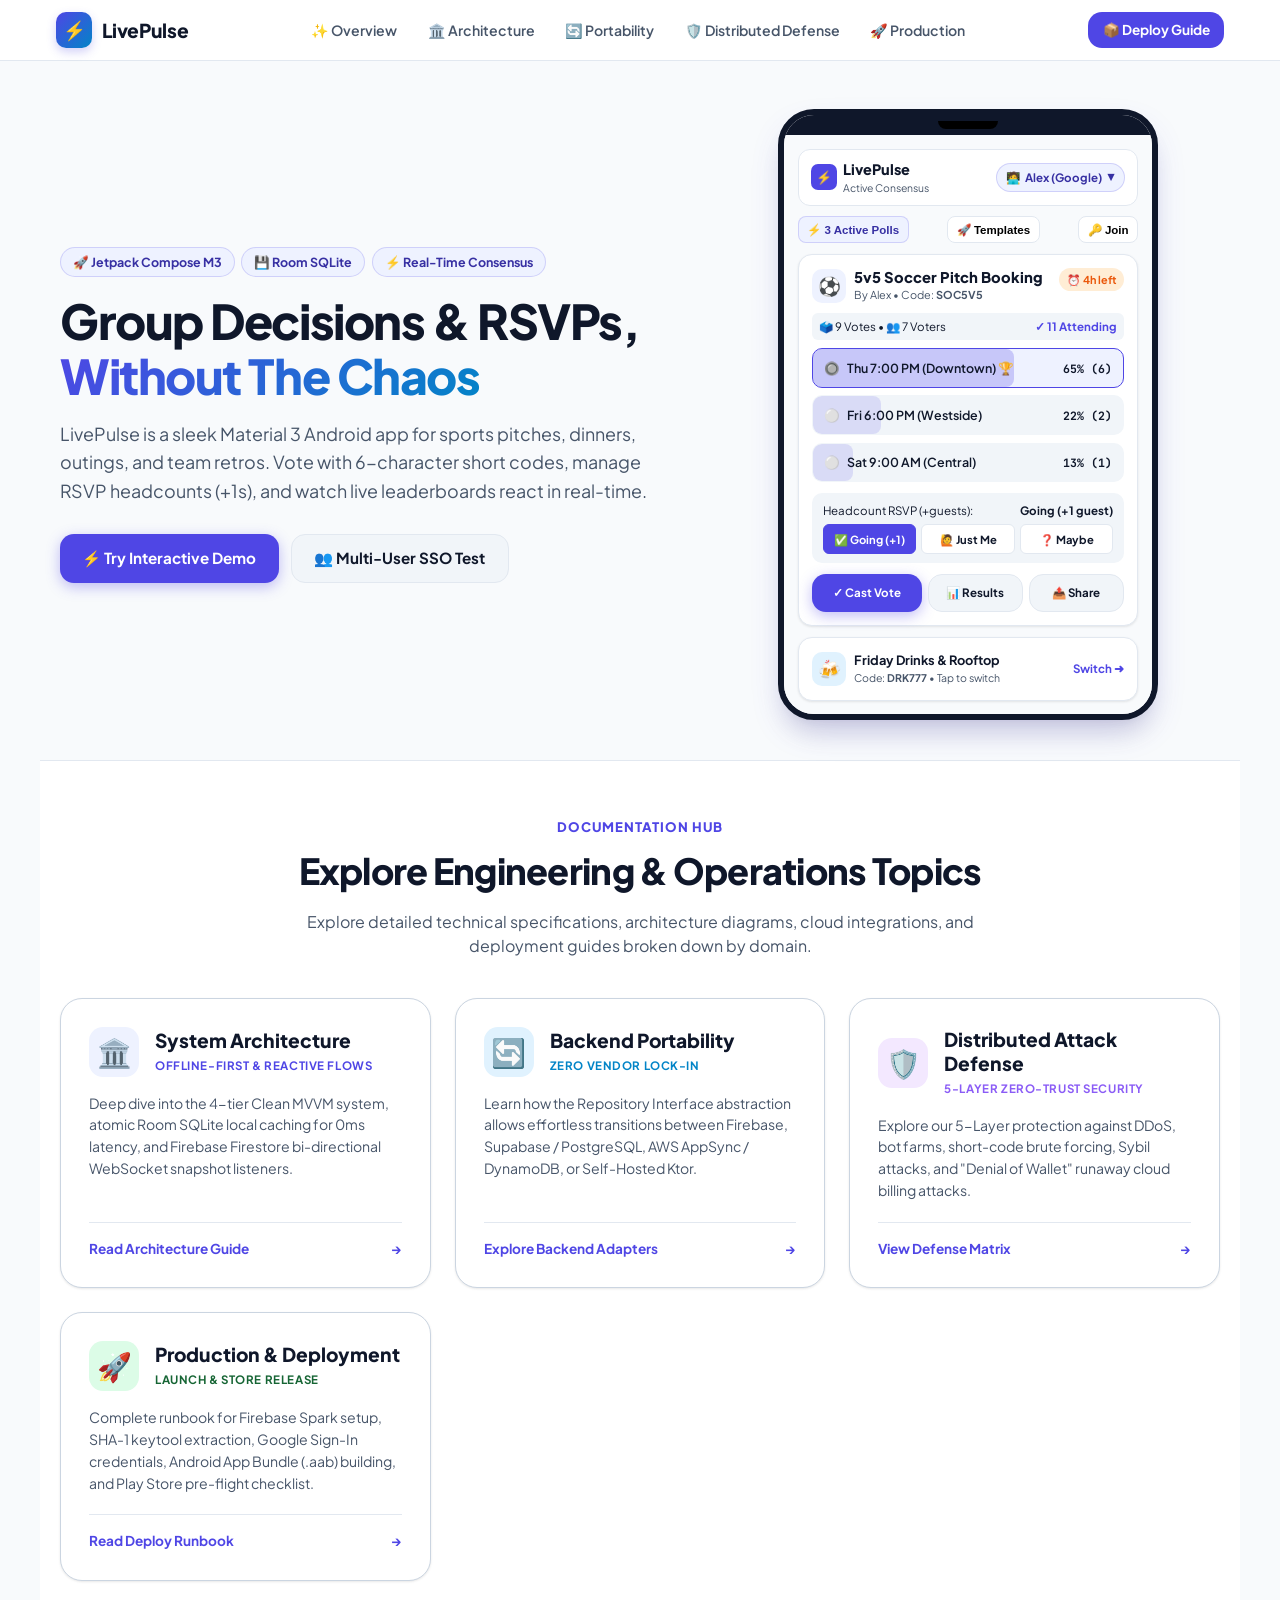
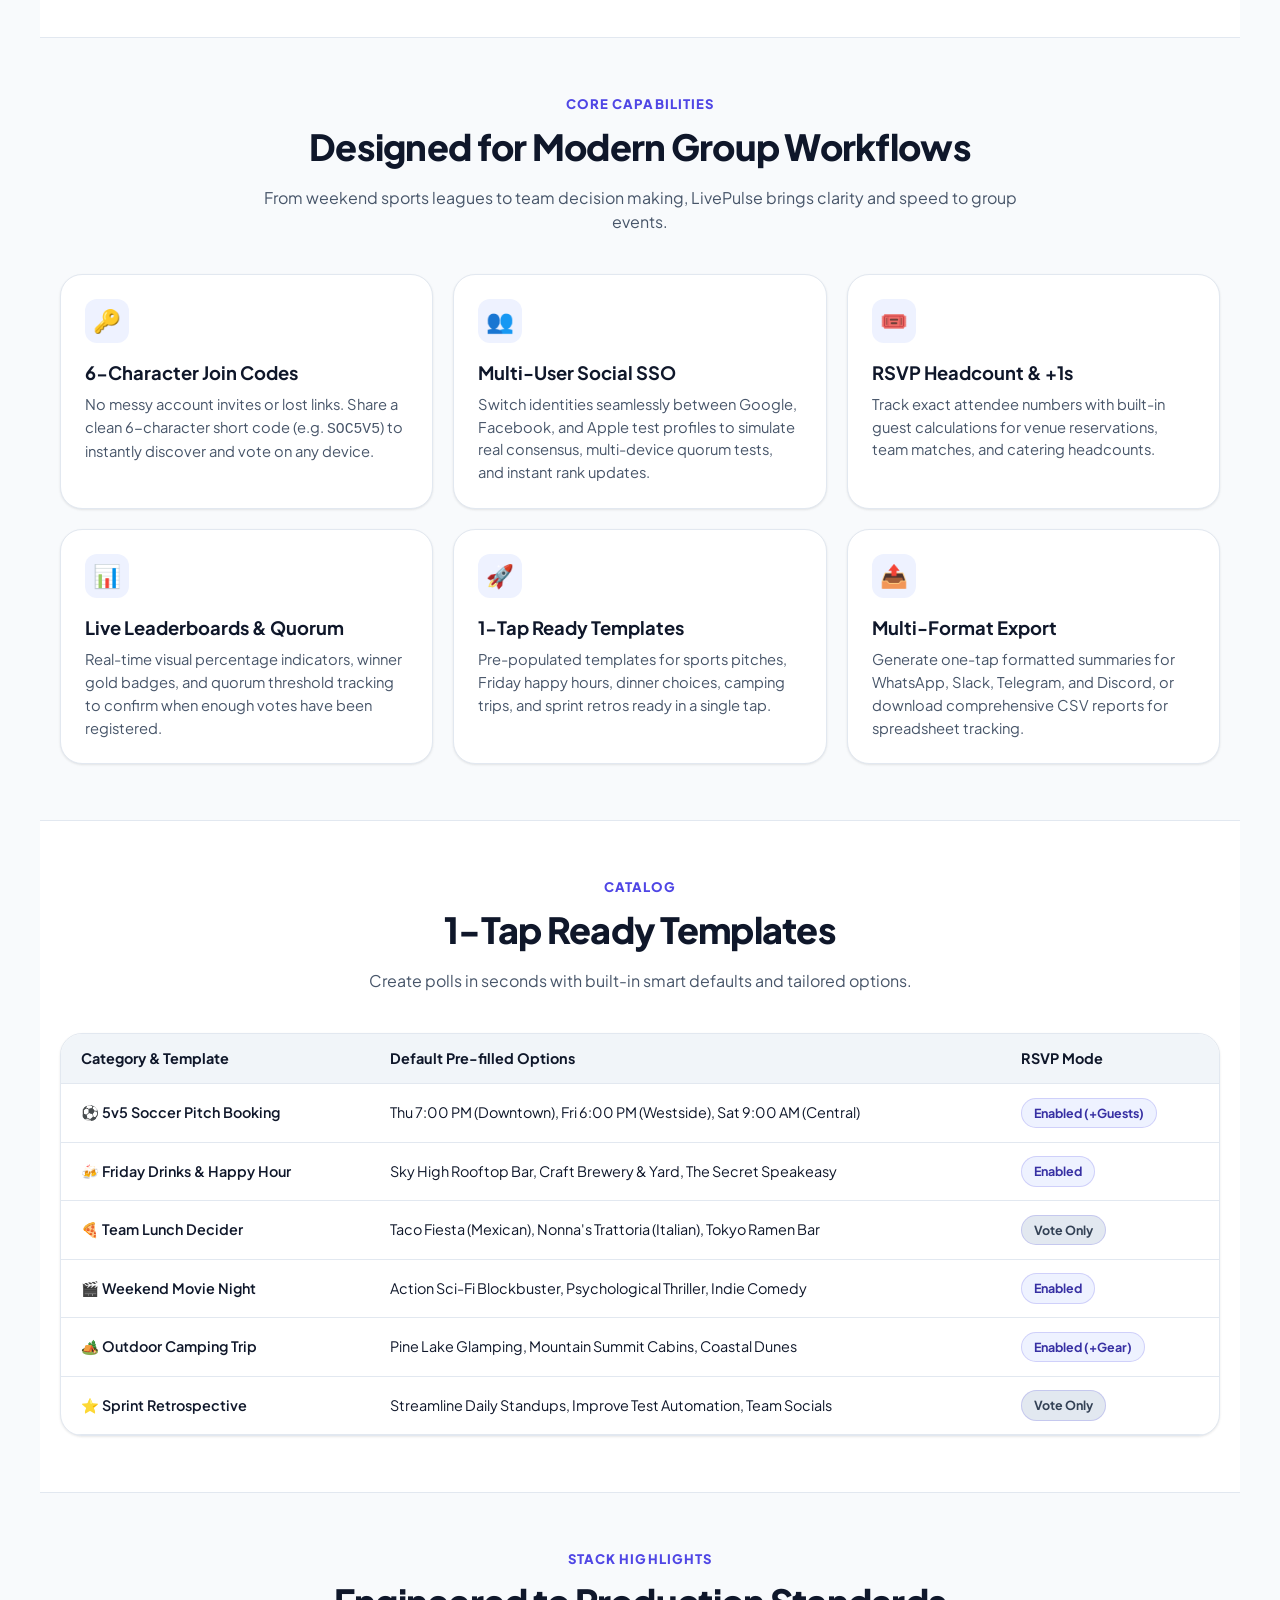
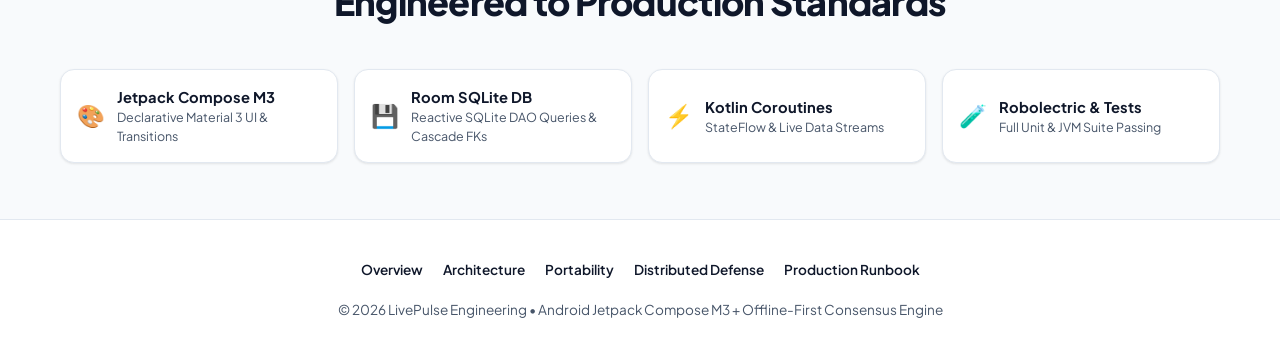
<file: docs/index.html>
<!DOCTYPE html>
<html lang="en">
<head>
  <meta charset="UTF-8" />
  <meta name="viewport" content="width=device-width, initial-scale=1.0, maximum-scale=1.0, user-scalable=no" />
  <title>LivePulse - Real-Time Social Polling & Event Consensus for Android</title>
  <meta name="description" content="A modern Material Design 3 Android app for organizing group events, making decisions, RSVP headcounts, and real-time voting consensus." />
  <meta name="theme-color" content="#4F46E5" />
  
  <!-- Google Fonts -->
  <link rel="preconnect" href="https://fonts.googleapis.com">
  <link rel="preconnect" href="https://fonts.gstatic.com" crossorigin>
  <link href="https://fonts.googleapis.com/css2?family=Plus+Jakarta+Sans:wght@400;500;600;700;800&family=JetBrains+Mono:wght@500;700&display=swap" rel="stylesheet">
  <link rel="stylesheet" href="styles.css">
</head>
<body>

  <!-- Top Header Navigation -->
  <header>
    <div class="nav-container">
      <a href="index.html" class="brand">
        <div class="brand-icon">⚡</div>
        <div class="brand-title">LivePulse</div>
      </a>

      <!-- Desktop Navigation -->
      <ul class="nav-links">
        <li class="nav-item active">
          <a href="index.html" class="nav-link">✨ Overview</a>
        </li>
        <li class="nav-item">
          <a href="architecture.html" class="nav-link">🏛️ Architecture</a>
        </li>
        <li class="nav-item">
          <a href="portability.html" class="nav-link">🔄 Portability</a>
        </li>
        <li class="nav-item">
          <a href="defense.html" class="nav-link">🛡️ Distributed Defense</a>
        </li>
        <li class="nav-item">
          <a href="production.html" class="nav-link">🚀 Production</a>
        </li>
      </ul>

      <!-- Right Action & Mobile Toggle -->
      <div class="header-actions">
        <a href="production.html" class="header-cta-btn">
          📦 Deploy Guide
        </a>
        <button class="mobile-menu-toggle" onclick="toggleMobileNav()" aria-label="Toggle navigation menu">
          ☰
        </button>
      </div>
    </div>
  </header>

  <!-- Mobile Navigation Drawer -->
  <div class="mobile-nav-drawer" id="mobileNavDrawer" onclick="closeMobileNavOnBackdrop(event)">
    <div class="mobile-nav-panel">
      <div style="display: flex; justify-content: space-between; align-items: center; margin-bottom: 1rem; padding-bottom: 0.5rem; border-bottom: 1px solid var(--outline-variant);">
        <div style="font-weight: 800; font-size: 1.1rem; color: var(--primary);">⚡ LivePulse Navigation</div>
        <button onclick="toggleMobileNav()" style="background: none; border: none; font-size: 1.25rem; cursor: pointer;">✕</button>
      </div>

      <div style="display: flex; flex-direction: column; gap: 0.5rem;">
        <a href="index.html" class="dropdown-item" style="background: var(--primary-container); color: var(--primary); font-weight: 700;">
          <span>✨</span> <span>Overview & Live Demo</span>
        </a>
        <a href="architecture.html" class="dropdown-item">
          <span>🏛️</span> <span>System Architecture</span>
        </a>
        <a href="portability.html" class="dropdown-item">
          <span>🔄</span> <span>Backend Portability</span>
        </a>
        <a href="defense.html" class="dropdown-item">
          <span>🛡️</span> <span>Distributed Attack Defense</span>
        </a>
        <a href="production.html" class="dropdown-item">
          <span>🚀</span> <span>Production Operations</span>
        </a>
      </div>
    </div>
  </div>

  <!-- Hero Section with Interactive Live Phone Mockup -->
  <section class="hero-section">
    <div>
      <div class="badge-row">
        <div class="pill-badge">🚀 Jetpack Compose M3</div>
        <div class="pill-badge">💾 Room SQLite</div>
        <div class="pill-badge">⚡ Real-Time Consensus</div>
      </div>
      <h1 class="hero-title">Group Decisions & RSVPs, <span>Without The Chaos</span></h1>
      <p class="hero-desc">
        LivePulse is a sleek Material 3 Android app for sports pitches, dinners, outings, and team retros. Vote with 6-character short codes, manage RSVP headcounts (+1s), and watch live leaderboards react in real-time.
      </p>
      <div class="hero-cta">
        <button class="btn btn-primary" id="heroDemoBtn" onclick="triggerHeroInteractiveDemo()">
          ⚡ Try Interactive Demo
        </button>
        <button class="btn btn-tonal" id="heroSsoBtn" onclick="triggerHeroSsoModal()">
          👥 Multi-User SSO Test
        </button>
      </div>
    </div>

    <!-- Live Interactive Phone Mockup -->
    <div class="mockup-container" id="demo">
      <div class="phone-frame" id="phoneFrame">
        <div class="phone-notch"><div class="phone-camera"></div></div>
        
        <div class="phone-screen" id="phoneScreen">
          <!-- Top App Bar -->
          <div class="app-topbar">
            <div class="app-topbar-left">
              <div class="app-brand-logo">⚡</div>
              <div>
                <div class="app-title-text">LivePulse</div>
                <div style="font-size: 0.65rem; color: var(--on-surface-variant);">Active Consensus</div>
              </div>
            </div>
            <div class="user-pill" id="userPill" onclick="openUserSwitcherModal()" title="Tap to switch user profile">
              <span id="userAvatar">🧑‍💻</span>
              <span id="userName">Alex (Google)</span>
              <span style="font-size: 0.6rem;">▼</span>
            </div>
          </div>

          <!-- Quick Action Bar -->
          <div style="display: flex; gap: 0.35rem; justify-content: space-between;">
            <button onclick="toggleActiveFilter()" style="font-size: 0.72rem; font-weight: 700; background: #EEF2FF; color: #3730A3; padding: 0.35rem 0.55rem; border-radius: 8px; border: 1px solid rgba(79, 70, 229, 0.2); cursor: pointer;">
              ⚡ <span id="statsLabel">3 Active Polls</span>
            </button>
            <button onclick="openTemplatesModal()" style="font-size: 0.72rem; font-weight: 600; border: 1px solid var(--outline); background: #FFF; padding: 0.35rem 0.55rem; border-radius: 8px; cursor: pointer;">
              🚀 Templates
            </button>
            <button onclick="openJoinCodeModal()" style="font-size: 0.72rem; font-weight: 600; border: 1px solid var(--outline); background: #FFF; padding: 0.35rem 0.55rem; border-radius: 8px; cursor: pointer;">
              🔑 Join
            </button>
          </div>

          <!-- Featured Interactive Poll Card -->
          <div class="mock-card" id="mainPollCard">
            <div class="mock-card-header">
              <div style="display: flex; gap: 0.5rem; align-items: center;">
                <div class="mock-category-icon" id="pollCategoryIcon">⚽</div>
                <div>
                  <div class="mock-poll-title" id="pollTitle">5v5 Soccer Pitch Booking</div>
                  <div style="font-size: 0.68rem; color: var(--on-surface-variant);">By <span id="pollCreator">Alex</span> • Code: <b id="pollCode">SOC5V5</b></div>
                </div>
              </div>
              <div class="mock-deadline-badge" id="pollDeadline">⏰ 4h left</div>
            </div>

            <!-- Stats Bar -->
            <div style="display: flex; justify-content: space-between; font-size: 0.72rem; padding: 0.3rem 0.45rem; background: var(--surface-variant); border-radius: 6px; margin-bottom: 0.5rem;">
              <span id="voteCountBadge">🗳️ 9 Votes • 👥 7 Voters</span>
              <span id="rsvpCountBadge" style="color: var(--primary); font-weight: 700;">✓ 11 Attending</span>
            </div>

            <!-- Options with real-time feedback -->
            <div class="mock-options-group" id="optionsContainer">
              <!-- Dynamically populated by renderPoll() -->
            </div>

            <!-- RSVP Headcount Box -->
            <div class="mock-headcount-box" id="headcountBox">
              <div class="mock-headcount-header">
                <span>Headcount RSVP (+guests):</span>
                <b id="currentHeadcountText">Going (+1 guest)</b>
              </div>
              <div class="rsvp-btn-group">
                <div class="rsvp-mini-btn active" id="rsvpYes" onclick="setRsvp('yes')">✅ Going (+1)</div>
                <div class="rsvp-mini-btn" id="rsvpSolo" onclick="setRsvp('solo')">🙋 Just Me</div>
                <div class="rsvp-mini-btn" id="rsvpMaybe" onclick="setRsvp('maybe')">❓ Maybe</div>
              </div>
            </div>

            <!-- Bottom Actions -->
            <div class="mock-actions-row">
              <button class="btn btn-primary" style="flex: 1.2; padding: 0.45rem 0.3rem; font-size: 0.72rem; min-height: 38px;" onclick="confirmVoteAction()">
                ✓ Cast Vote
              </button>
              <button class="btn btn-tonal" style="flex: 1; padding: 0.45rem 0.3rem; font-size: 0.72rem; min-height: 38px;" onclick="openResultsModal()">
                📊 Results
              </button>
              <button class="btn btn-tonal" style="flex: 1; padding: 0.45rem 0.3rem; font-size: 0.72rem; min-height: 38px;" onclick="copyShareText()">
                📤 Share
              </button>
            </div>
          </div>

          <!-- Second Card Preview -->
          <div class="mock-card" id="secondPollCard" style="cursor: pointer;" onclick="switchActivePoll(1)">
            <div style="display: flex; gap: 0.5rem; align-items: center; justify-content: space-between;">
              <div style="display: flex; gap: 0.5rem; align-items: center;">
                <div class="mock-category-icon" id="secondIcon" style="background: #E0F2FE;">🍻</div>
                <div>
                  <div style="font-weight: 700; font-size: 0.8rem;" id="secondTitle">Friday Drinks & Rooftop</div>
                  <div style="font-size: 0.66rem; color: var(--on-surface-variant);" id="secondSubtitle">Code: <b>DRK777</b> • Tap to switch</div>
                </div>
              </div>
              <span style="font-size: 0.72rem; color: var(--primary); font-weight: 700;">Switch ➜</span>
            </div>
          </div>

          <!-- In-App Modals -->
          <!-- 1. User Switcher Sheet -->
          <div class="mock-sheet-overlay" id="userSwitcherSheet" onclick="closeSheetOnOverlay(event, 'userSwitcherSheet')">
            <div class="mock-sheet">
              <div class="sheet-title">
                <span>Switch Simulated User</span>
                <button class="sheet-close-btn" onclick="closeSheet('userSwitcherSheet')">✕</button>
              </div>
              <p style="font-size: 0.72rem; color: var(--on-surface-variant); margin-bottom: 0.6rem;">
                Test multi-user quorum consensus & live score recalculations:
              </p>
              <div class="user-select-item" onclick="selectUser(0)">
                <div style="display: flex; align-items: center; gap: 0.4rem;">
                  <span style="font-size: 1.1rem;">🧑‍💻</span>
                  <div>
                    <div style="font-weight: 700; font-size: 0.8rem;">Alex</div>
                    <div style="font-size: 0.62rem; color: var(--on-surface-variant);">Google SSO • Creator</div>
                  </div>
                </div>
                <span style="color: var(--primary); font-weight: 700; font-size: 0.72rem;">Select</span>
              </div>
              <div class="user-select-item" onclick="selectUser(1)">
                <div style="display: flex; align-items: center; gap: 0.4rem;">
                  <span style="font-size: 1.1rem;">👩‍🎨</span>
                  <div>
                    <div style="font-weight: 700; font-size: 0.8rem;">Sarah Connor</div>
                    <div style="font-size: 0.62rem; color: var(--on-surface-variant);">Facebook SSO • Voter</div>
                  </div>
                </div>
                <span style="color: var(--primary); font-weight: 700; font-size: 0.72rem;">Select</span>
              </div>
              <div class="user-select-item" onclick="selectUser(2)">
                <div style="display: flex; align-items: center; gap: 0.4rem;">
                  <span style="font-size: 1.1rem;">👨‍💼</span>
                  <div>
                    <div style="font-weight: 700; font-size: 0.8rem;">Marcus Aurelius</div>
                    <div style="font-size: 0.62rem; color: var(--on-surface-variant);">Apple SSO • Voter</div>
                  </div>
                </div>
                <span style="color: var(--primary); font-weight: 700; font-size: 0.72rem;">Select</span>
              </div>
            </div>
          </div>

          <!-- 2. Templates Sheet -->
          <div class="mock-sheet-overlay" id="templatesSheet" onclick="closeSheetOnOverlay(event, 'templatesSheet')">
            <div class="mock-sheet">
              <div class="sheet-title">
                <span>1-Tap Ready Templates</span>
                <button class="sheet-close-btn" onclick="closeSheet('templatesSheet')">✕</button>
              </div>
              <div class="user-select-item" onclick="loadTemplate(0)">
                <div style="display: flex; align-items: center; gap: 0.4rem;">
                  <span style="font-size: 1.1rem;">⚽</span>
                  <div>
                    <div style="font-weight: 700; font-size: 0.8rem;">5v5 Soccer Pitch</div>
                    <div style="font-size: 0.62rem; color: var(--on-surface-variant);">3 Options • RSVP +Guests</div>
                  </div>
                </div>
                <span style="color: var(--primary); font-weight: 700; font-size: 0.72rem;">Load</span>
              </div>
              <div class="user-select-item" onclick="loadTemplate(1)">
                <div style="display: flex; align-items: center; gap: 0.4rem;">
                  <span style="font-size: 1.1rem;">🍻</span>
                  <div>
                    <div style="font-weight: 700; font-size: 0.8rem;">Friday Drinks & Rooftop</div>
                    <div style="font-size: 0.62rem; color: var(--on-surface-variant);">3 Venues • RSVP Headcount</div>
                  </div>
                </div>
                <span style="color: var(--primary); font-weight: 700; font-size: 0.72rem;">Load</span>
              </div>
              <div class="user-select-item" onclick="loadTemplate(2)">
                <div style="display: flex; align-items: center; gap: 0.4rem;">
                  <span style="font-size: 1.1rem;">🍕</span>
                  <div>
                    <div style="font-weight: 700; font-size: 0.8rem;">Team Lunch Decider</div>
                    <div style="font-size: 0.62rem; color: var(--on-surface-variant);">Mexican vs Italian vs Ramen</div>
                  </div>
                </div>
                <span style="color: var(--primary); font-weight: 700; font-size: 0.72rem;">Load</span>
              </div>
            </div>
          </div>

          <!-- 3. Join Code Sheet -->
          <div class="mock-sheet-overlay" id="joinSheet" onclick="closeSheetOnOverlay(event, 'joinSheet')">
            <div class="mock-sheet">
              <div class="sheet-title">
                <span>🔑 Enter 6-Char Join Code</span>
                <button class="sheet-close-btn" onclick="closeSheet('joinSheet')">✕</button>
              </div>
              <div style="margin: 0.6rem 0;">
                <input type="text" id="joinCodeInput" maxlength="6" placeholder="e.g. SOC5V5" style="width: 100%; text-align: center; text-transform: uppercase; font-family: 'JetBrains Mono', monospace; font-size: 1.1rem; font-weight: 800; padding: 0.5rem; border: 2px solid var(--primary); border-radius: 8px; outline: none;" value="SOC5V5" />
              </div>
              <button class="btn btn-primary" style="width: 100%; padding: 0.5rem; min-height: 42px;" onclick="submitJoinCode()">
                Join Poll
              </button>
            </div>
          </div>

          <!-- 4. Results Sheet -->
          <div class="mock-sheet-overlay" id="resultsSheet" onclick="closeSheetOnOverlay(event, 'resultsSheet')">
            <div class="mock-sheet">
              <div class="sheet-title">
                <span>📊 Consensus Breakdown</span>
                <button class="sheet-close-btn" onclick="closeSheet('resultsSheet')">✕</button>
              </div>
              <div style="background: var(--surface-variant); padding: 0.65rem; border-radius: 10px; margin-bottom: 0.65rem;">
                <div style="font-size: 0.75rem; font-weight: 700; color: var(--primary);">🏆 Leading Choice:</div>
                <div style="font-weight: 800; font-size: 0.85rem;" id="resultsLeader">Thursday 7:00 PM</div>
                <div style="font-size: 0.65rem; color: var(--on-surface-variant); margin-top: 3px;" id="resultsLeaderStats">65% of Total Votes • Quorum Reached</div>
              </div>
              <button class="btn btn-primary" style="width: 100%; padding: 0.45rem; font-size: 0.75rem; margin-bottom: 0.35rem; min-height: 38px;" onclick="downloadCsvMock()">
                💾 Export CSV Report
              </button>
              <button class="btn btn-tonal" style="width: 100%; padding: 0.45rem; font-size: 0.75rem; min-height: 38px;" onclick="closeSheet('resultsSheet')">
                Close
              </button>
            </div>
          </div>

        </div>
      </div>
    </div>
  </section>

  <!-- Modular Documentation Topic Portals -->
  <section class="section" style="background: var(--surface); border-top: 1px solid var(--outline); border-bottom: 1px solid var(--outline);">
    <div class="section-header">
      <div class="section-subtitle">Documentation Hub</div>
      <h2 class="section-title">Explore Engineering & Operations Topics</h2>
      <p style="color: var(--on-surface-variant);">Explore detailed technical specifications, architecture diagrams, cloud integrations, and deployment guides broken down by domain.</p>
    </div>

    <div class="grid-2">
      <!-- Card 1: Architecture -->
      <a href="architecture.html" class="hub-card">
        <div>
          <div class="hub-card-top">
            <div class="hub-card-icon" style="background: #EEF2FF; color: var(--primary);">🏛️</div>
            <div>
              <h3 class="hub-card-title">System Architecture</h3>
              <span class="hub-card-tag" style="color: var(--primary);">Offline-First & Reactive Flows</span>
            </div>
          </div>
          <p class="hub-card-desc">
            Deep dive into the 4-tier Clean MVVM system, atomic Room SQLite local caching for 0ms latency, and Firebase Firestore bi-directional WebSocket snapshot listeners.
          </p>
        </div>
        <div class="hub-card-footer">
          <span>Read Architecture Guide</span>
          <span>→</span>
        </div>
      </a>

      <!-- Card 2: Portability -->
      <a href="portability.html" class="hub-card">
        <div>
          <div class="hub-card-top">
            <div class="hub-card-icon" style="background: #E0F2FE; color: #0284C7;">🔄</div>
            <div>
              <h3 class="hub-card-title">Backend Portability</h3>
              <span class="hub-card-tag" style="color: #0284C7;">Zero Vendor Lock-in</span>
            </div>
          </div>
          <p class="hub-card-desc">
            Learn how the Repository Interface abstraction allows effortless transitions between Firebase, Supabase / PostgreSQL, AWS AppSync / DynamoDB, or Self-Hosted Ktor.
          </p>
        </div>
        <div class="hub-card-footer">
          <span>Explore Backend Adapters</span>
          <span>→</span>
        </div>
      </a>

      <!-- Card 3: Distributed Defense -->
      <a href="defense.html" class="hub-card">
        <div>
          <div class="hub-card-top">
            <div class="hub-card-icon" style="background: #F3E8FF; color: #8B5CF6;">🛡️</div>
            <div>
              <h3 class="hub-card-title">Distributed Attack Defense</h3>
              <span class="hub-card-tag" style="color: #8B5CF6;">5-Layer Zero-Trust Security</span>
            </div>
          </div>
          <p class="hub-card-desc">
            Explore our 5-Layer protection against DDoS, bot farms, short-code brute forcing, Sybil attacks, and "Denial of Wallet" runaway cloud billing attacks.
          </p>
        </div>
        <div class="hub-card-footer">
          <span>View Defense Matrix</span>
          <span>→</span>
        </div>
      </a>

      <!-- Card 4: Production Runbook -->
      <a href="production.html" class="hub-card">
        <div>
          <div class="hub-card-top">
            <div class="hub-card-icon" style="background: #DCFCE7; color: #166534;">🚀</div>
            <div>
              <h3 class="hub-card-title">Production & Deployment</h3>
              <span class="hub-card-tag" style="color: #166534;">Launch & Store Release</span>
            </div>
          </div>
          <p class="hub-card-desc">
            Complete runbook for Firebase Spark setup, SHA-1 keytool extraction, Google Sign-In credentials, Android App Bundle (.aab) building, and Play Store pre-flight checklist.
          </p>
        </div>
        <div class="hub-card-footer">
          <span>Read Deploy Runbook</span>
          <span>→</span>
        </div>
      </a>
    </div>
  </section>

  <!-- Key Features Grid -->
  <section class="section" id="features">
    <div class="section-header">
      <div class="section-subtitle">Core Capabilities</div>
      <h2 class="section-title">Designed for Modern Group Workflows</h2>
      <p style="color: var(--on-surface-variant);">From weekend sports leagues to team decision making, LivePulse brings clarity and speed to group events.</p>
    </div>

    <div class="grid-3">
      <div class="feature-card">
        <div class="feature-icon-box">🔑</div>
        <h3>6-Character Join Codes</h3>
        <p>No messy account invites or lost links. Share a clean 6-character short code (e.g. <code>SOC5V5</code>) to instantly discover and vote on any device.</p>
      </div>

      <div class="feature-card">
        <div class="feature-icon-box">👥</div>
        <h3>Multi-User Social SSO</h3>
        <p>Switch identities seamlessly between Google, Facebook, and Apple test profiles to simulate real consensus, multi-device quorum tests, and instant rank updates.</p>
      </div>

      <div class="feature-card">
        <div class="feature-icon-box">🎟️</div>
        <h3>RSVP Headcount & +1s</h3>
        <p>Track exact attendee numbers with built-in guest calculations for venue reservations, team matches, and catering headcounts.</p>
      </div>

      <div class="feature-card">
        <div class="feature-icon-box">📊</div>
        <h3>Live Leaderboards & Quorum</h3>
        <p>Real-time visual percentage indicators, winner gold badges, and quorum threshold tracking to confirm when enough votes have been registered.</p>
      </div>

      <div class="feature-card">
        <div class="feature-icon-box">🚀</div>
        <h3>1-Tap Ready Templates</h3>
        <p>Pre-populated templates for sports pitches, Friday happy hours, dinner choices, camping trips, and sprint retros ready in a single tap.</p>
      </div>

      <div class="feature-card">
        <div class="feature-icon-box">📤</div>
        <h3>Multi-Format Export</h3>
        <p>Generate one-tap formatted summaries for WhatsApp, Slack, Telegram, and Discord, or download comprehensive CSV reports for spreadsheet tracking.</p>
      </div>
    </div>
  </section>

  <!-- Templates Showcase Section -->
  <section class="section" id="templates" style="background: var(--surface); border-top: 1px solid var(--outline); border-bottom: 1px solid var(--outline);">
    <div class="section-header">
      <div class="section-subtitle">Catalog</div>
      <h2 class="section-title">1-Tap Ready Templates</h2>
      <p style="color: var(--on-surface-variant);">Create polls in seconds with built-in smart defaults and tailored options.</p>
    </div>

    <div class="template-table-container">
      <table>
        <thead>
          <tr>
            <th>Category & Template</th>
            <th>Default Pre-filled Options</th>
            <th>RSVP Mode</th>
          </tr>
        </thead>
        <tbody>
          <tr>
            <td>⚽ 5v5 Soccer Pitch Booking</td>
            <td>Thu 7:00 PM (Downtown), Fri 6:00 PM (Westside), Sat 9:00 AM (Central)</td>
            <td><span class="pill-badge">Enabled (+Guests)</span></td>
          </tr>
          <tr>
            <td>🍻 Friday Drinks & Happy Hour</td>
            <td>Sky High Rooftop Bar, Craft Brewery & Yard, The Secret Speakeasy</td>
            <td><span class="pill-badge">Enabled</span></td>
          </tr>
          <tr>
            <td>🍕 Team Lunch Decider</td>
            <td>Taco Fiesta (Mexican), Nonna's Trattoria (Italian), Tokyo Ramen Bar</td>
            <td><span class="pill-badge" style="background:#E2E8F0; color:#334155;">Vote Only</span></td>
          </tr>
          <tr>
            <td>🎬 Weekend Movie Night</td>
            <td>Action Sci-Fi Blockbuster, Psychological Thriller, Indie Comedy</td>
            <td><span class="pill-badge">Enabled</span></td>
          </tr>
          <tr>
            <td>🏕️ Outdoor Camping Trip</td>
            <td>Pine Lake Glamping, Mountain Summit Cabins, Coastal Dunes</td>
            <td><span class="pill-badge">Enabled (+Gear)</span></td>
          </tr>
          <tr>
            <td>⭐ Sprint Retrospective</td>
            <td>Streamline Daily Standups, Improve Test Automation, Team Socials</td>
            <td><span class="pill-badge" style="background:#E2E8F0; color:#334155;">Vote Only</span></td>
          </tr>
        </tbody>
      </table>
    </div>
  </section>

  <!-- Technical Specs Summary Grid -->
  <section class="section">
    <div class="section-header">
      <div class="section-subtitle">Stack Highlights</div>
      <h2 class="section-title">Engineered to Production Standards</h2>
    </div>

    <div class="tech-grid">
      <div class="tech-pill">
        <div class="tech-pill-icon">🎨</div>
        <div class="tech-pill-text">
          <h4>Jetpack Compose M3</h4>
          <p>Declarative Material 3 UI & Transitions</p>
        </div>
      </div>

      <div class="tech-pill">
        <div class="tech-pill-icon">💾</div>
        <div class="tech-pill-text">
          <h4>Room SQLite DB</h4>
          <p>Reactive SQLite DAO Queries & Cascade FKs</p>
        </div>
      </div>

      <div class="tech-pill">
        <div class="tech-pill-icon">⚡</div>
        <div class="tech-pill-text">
          <h4>Kotlin Coroutines</h4>
          <p>StateFlow & Live Data Streams</p>
        </div>
      </div>

      <div class="tech-pill">
        <div class="tech-pill-icon">🧪</div>
        <div class="tech-pill-text">
          <h4>Robolectric & Tests</h4>
          <p>Full Unit &amp; JVM Suite Passing</p>
        </div>
      </div>
    </div>
  </section>

  <!-- Toast Element -->
  <div class="toast" id="toastBox">
    <span>💡</span>
    <span id="toastMsg">Action triggered</span>
  </div>

  <!-- Footer -->
  <footer>
    <ul class="footer-links">
      <li><a href="index.html">Overview</a></li>
      <li><a href="architecture.html">Architecture</a></li>
      <li><a href="portability.html">Portability</a></li>
      <li><a href="defense.html">Distributed Defense</a></li>
      <li><a href="production.html">Production Runbook</a></li>
    </ul>
    <p>© 2026 LivePulse Engineering • Android Jetpack Compose M3 + Offline-First Consensus Engine</p>
  </footer>

  <!-- Interactive Simulator JavaScript -->
  <script>
    // State Store for Simulated Phone
    const state = {
      currentUserIndex: 0,
      users: [
        { id: 'user_alex', name: 'Alex (Google)', avatar: '🧑‍💻', provider: 'Google', rsvp: 'yes', votedOption: 0 },
        { id: 'user_sarah', name: 'Sarah Connor', avatar: '👩‍🎨', provider: 'Facebook', rsvp: 'solo', votedOption: 1 },
        { id: 'user_marcus', name: 'Marcus Aurelius', avatar: '👨‍💼', provider: 'Apple', rsvp: 'yes', votedOption: 0 }
      ],
      activePollIndex: 0,
      polls: [
        {
          id: 'poll_soccer',
          title: '5v5 Soccer Pitch Booking',
          creator: 'Alex',
          code: 'SOC5V5',
          categoryIcon: '⚽',
          categoryBg: '#EEF2FF',
          deadline: '⏰ 4h left',
          options: [
            { id: 0, text: 'Thu 7:00 PM (Downtown)', votes: 6, percent: 65, isWinner: true },
            { id: 1, text: 'Fri 6:00 PM (Westside)', votes: 2, percent: 22, isWinner: false },
            { id: 2, text: 'Sat 9:00 AM (Central)', votes: 1, percent: 13, isWinner: false }
          ],
          totalVotes: 9,
          totalVoters: 7,
          attendingCount: 11
        },
        {
          id: 'poll_drinks',
          title: 'Friday Drinks & Rooftop',
          creator: 'Sarah',
          code: 'DRK777',
          categoryIcon: '🍻',
          categoryBg: '#E0F2FE',
          deadline: '⏰ Tomorrow',
          options: [
            { id: 0, text: 'Sky High Rooftop Bar', votes: 8, percent: 57, isWinner: true },
            { id: 1, text: 'Craft Brewery & Yard', votes: 4, percent: 29, isWinner: false },
            { id: 2, text: 'The Secret Speakeasy', votes: 2, percent: 14, isWinner: false }
          ],
          totalVotes: 14,
          totalVoters: 12,
          attendingCount: 16
        },
        {
          id: 'poll_lunch',
          title: 'Team Lunch Decider',
          creator: 'Marcus',
          code: 'LNC123',
          categoryIcon: '🍕',
          categoryBg: '#FFEDD5',
          deadline: '⏰ 1h left',
          options: [
            { id: 0, text: 'Taco Fiesta (Mexican)', votes: 5, percent: 45, isWinner: true },
            { id: 1, text: "Nonna's Trattoria (Italian)", votes: 4, percent: 36, isWinner: false },
            { id: 2, text: 'Tokyo Ramen Bar', votes: 2, percent: 19, isWinner: false }
          ],
          totalVotes: 11,
          totalVoters: 11,
          attendingCount: 11
        }
      ]
    };

    function renderPoll() {
      const poll = state.polls[state.activePollIndex];
      const user = state.users[state.currentUserIndex];

      document.getElementById('userAvatar').textContent = user.avatar;
      document.getElementById('userName').textContent = user.name;
      document.getElementById('pollCategoryIcon').textContent = poll.categoryIcon;
      document.getElementById('pollCategoryIcon').style.background = poll.categoryBg;
      document.getElementById('pollTitle').textContent = poll.title;
      document.getElementById('pollCreator').textContent = poll.creator;
      document.getElementById('pollCode').textContent = poll.code;
      document.getElementById('pollDeadline').textContent = poll.deadline;

      document.getElementById('voteCountBadge').textContent = `🗳️ ${poll.totalVotes} Votes • 👥 ${poll.totalVoters} Voters`;
      document.getElementById('rsvpCountBadge').textContent = `✓ ${poll.attendingCount} Attending`;

      const optContainer = document.getElementById('optionsContainer');
      optContainer.innerHTML = '';

      poll.options.forEach((opt, idx) => {
        const isSelected = user.votedOption === opt.id;
        const optDiv = document.createElement('div');
        optDiv.className = `mock-option-item ${isSelected ? 'selected' : ''}`;
        optDiv.onclick = () => selectOption(opt.id);

        optDiv.innerHTML = `
          <div class="mock-option-bar" style="width: ${opt.percent}%;"></div>
          <div class="mock-option-content">
            <span style="display: flex; align-items: center; gap: 0.4rem;">
              <span>${isSelected ? '🔘' : '⚪'}</span>
              <span>${opt.text} ${opt.isWinner ? '🏆' : ''}</span>
            </span>
            <span style="font-weight: 700; font-family: 'JetBrains Mono', monospace; font-size: 0.72rem;">${opt.percent}% (${opt.votes})</span>
          </div>
        `;
        optContainer.appendChild(optDiv);
      });

      renderRsvpButtons(user.rsvp);

      // Render secondary poll preview
      const secIdx = (state.activePollIndex + 1) % state.polls.length;
      const secPoll = state.polls[secIdx];
      document.getElementById('secondIcon').textContent = secPoll.categoryIcon;
      document.getElementById('secondIcon').style.background = secPoll.categoryBg;
      document.getElementById('secondTitle').textContent = secPoll.title;
      document.getElementById('secondSubtitle').innerHTML = `Code: <b>${secPoll.code}</b> • Tap to switch`;
    }

    function renderRsvpButtons(rsvpStatus) {
      document.getElementById('rsvpYes').className = 'rsvp-mini-btn ' + (rsvpStatus === 'yes' ? 'active' : '');
      document.getElementById('rsvpSolo').className = 'rsvp-mini-btn ' + (rsvpStatus === 'solo' ? 'active' : '');
      document.getElementById('rsvpMaybe').className = 'rsvp-mini-btn ' + (rsvpStatus === 'maybe' ? 'active' : '');

      const textEl = document.getElementById('currentHeadcountText');
      if (rsvpStatus === 'yes') textEl.textContent = 'Going (+1 guest)';
      else if (rsvpStatus === 'solo') textEl.textContent = 'Going (Solo)';
      else textEl.textContent = 'Maybe (Not counted)';
    }

    function selectOption(optionId) {
      const user = state.users[state.currentUserIndex];
      const poll = state.polls[state.activePollIndex];

      if (user.votedOption === optionId) return;

      if (user.votedOption !== null) {
        const oldOpt = poll.options.find(o => o.id === user.votedOption);
        if (oldOpt && oldOpt.votes > 0) oldOpt.votes--;
      } else {
        poll.totalVotes++;
      }

      const newOpt = poll.options.find(o => o.id === optionId);
      if (newOpt) newOpt.votes++;
      user.votedOption = optionId;

      recalculatePercentages(poll);
      renderPoll();
      showToast(`🗳️ Vote registered: "${newOpt.text}"`);
    }

    function setRsvp(status) {
      const user = state.users[state.currentUserIndex];
      const poll = state.polls[state.activePollIndex];
      
      const oldStatus = user.rsvp;
      user.rsvp = status;

      let oldContribution = oldStatus === 'yes' ? 2 : (oldStatus === 'solo' ? 1 : 0);
      let newContribution = status === 'yes' ? 2 : (status === 'solo' ? 1 : 0);
      poll.attendingCount += (newContribution - oldContribution);

      renderPoll();
      showToast(`🎟️ RSVP updated to: ${status.toUpperCase()}`);
    }

    function recalculatePercentages(poll) {
      let total = poll.options.reduce((acc, o) => acc + o.votes, 0);
      let maxVotes = -1;
      let winnerId = -1;

      poll.options.forEach(o => {
        o.percent = total > 0 ? Math.round((o.votes / total) * 100) : 0;
        if (o.votes > maxVotes && o.votes > 0) {
          maxVotes = o.votes;
          winnerId = o.id;
        }
      });

      poll.options.forEach(o => {
        o.isWinner = (o.id === winnerId);
      });
      poll.totalVotes = total;
    }

    function confirmVoteAction() {
      const frame = document.getElementById('phoneFrame');
      frame.classList.add('highlight-pulse');
      setTimeout(() => frame.classList.remove('highlight-pulse'), 1200);
      showToast('⚡ Live vote synched to Room SQLite & Cloud Firestore!');
    }

    function switchActivePoll(offset) {
      state.activePollIndex = (state.activePollIndex + offset) % state.polls.length;
      renderPoll();
      showToast(`Switched active poll to: ${state.polls[state.activePollIndex].title}`);
    }

    function selectUser(userIndex) {
      state.currentUserIndex = userIndex;
      closeSheet('userSwitcherSheet');
      renderPoll();
      showToast(`🧑 Switched active persona to ${state.users[userIndex].name}`);
    }

    function openUserSwitcherModal() {
      document.getElementById('userSwitcherSheet').classList.add('active');
    }

    function openTemplatesModal() {
      document.getElementById('templatesSheet').classList.add('active');
    }

    function openJoinCodeModal() {
      document.getElementById('joinSheet').classList.add('active');
    }

    function openResultsModal() {
      const poll = state.polls[state.activePollIndex];
      const leader = poll.options.find(o => o.isWinner) || poll.options[0];
      document.getElementById('resultsLeader').textContent = leader.text;
      document.getElementById('resultsLeaderStats').textContent = `${leader.percent}% of votes • ${poll.totalVotes} Total Votes Cast`;
      document.getElementById('resultsSheet').classList.add('active');
    }

    function closeSheet(sheetId) {
      document.getElementById(sheetId).classList.remove('active');
    }

    function closeSheetOnOverlay(event, sheetId) {
      if (event.target.id === sheetId) {
        closeSheet(sheetId);
      }
    }

    function loadTemplate(index) {
      state.activePollIndex = index;
      closeSheet('templatesSheet');
      renderPoll();
      showToast(`🚀 Template Loaded: ${state.polls[index].title}`);
    }

    function submitJoinCode() {
      const code = document.getElementById('joinCodeInput').value.trim().toUpperCase();
      const matchIndex = state.polls.findIndex(p => p.code === code);
      if (matchIndex !== -1) {
        state.activePollIndex = matchIndex;
        closeSheet('joinSheet');
        renderPoll();
        showToast(`🔑 Joined poll: ${state.polls[matchIndex].title}`);
      } else {
        showToast(`⚠️ Join code "${code}" not found. Try "SOC5V5" or "DRK777"`);
      }
    }

    function copyShareText() {
      const poll = state.polls[state.activePollIndex];
      const text = `⚡ Vote on "${poll.title}"! Join Code: ${poll.code} via LivePulse Android App.`;
      if (navigator.clipboard) {
        navigator.clipboard.writeText(text);
      }
      showToast('📤 Share link & code copied to clipboard!');
    }

    function downloadCsvMock() {
      showToast('💾 CSV Export generated: poll_results.csv');
      closeSheet('resultsSheet');
    }

    function toggleActiveFilter() {
      showToast(`Showing all ${state.polls.length} synchronized group polls`);
    }

    function triggerHeroInteractiveDemo() {
      const frame = document.getElementById('phoneFrame');
      frame.scrollIntoView({ behavior: 'smooth', block: 'center' });
      frame.classList.add('highlight-pulse');
      setTimeout(() => frame.classList.remove('highlight-pulse'), 1200);
      showToast('👆 Tap on any option or RSVP button inside the phone frame!');
    }

    function triggerHeroSsoModal() {
      openUserSwitcherModal();
      document.getElementById('phoneFrame').scrollIntoView({ behavior: 'smooth', block: 'center' });
    }

    function showToast(msg) {
      const toast = document.getElementById('toastBox');
      document.getElementById('toastMsg').textContent = msg;
      toast.classList.add('show');
      clearTimeout(window.toastTimer);
      window.toastTimer = setTimeout(() => {
        toast.classList.remove('show');
      }, 3000);
    }

    function toggleMobileNav() {
      const drawer = document.getElementById('mobileNavDrawer');
      drawer.classList.toggle('open');
    }

    function closeMobileNavOnBackdrop(event) {
      if (event.target.id === 'mobileNavDrawer') {
        toggleMobileNav();
      }
    }

    // Initialize simulator on load
    document.addEventListener('DOMContentLoaded', () => {
      renderPoll();
    });
  </script>
</body>
</html>
</file>
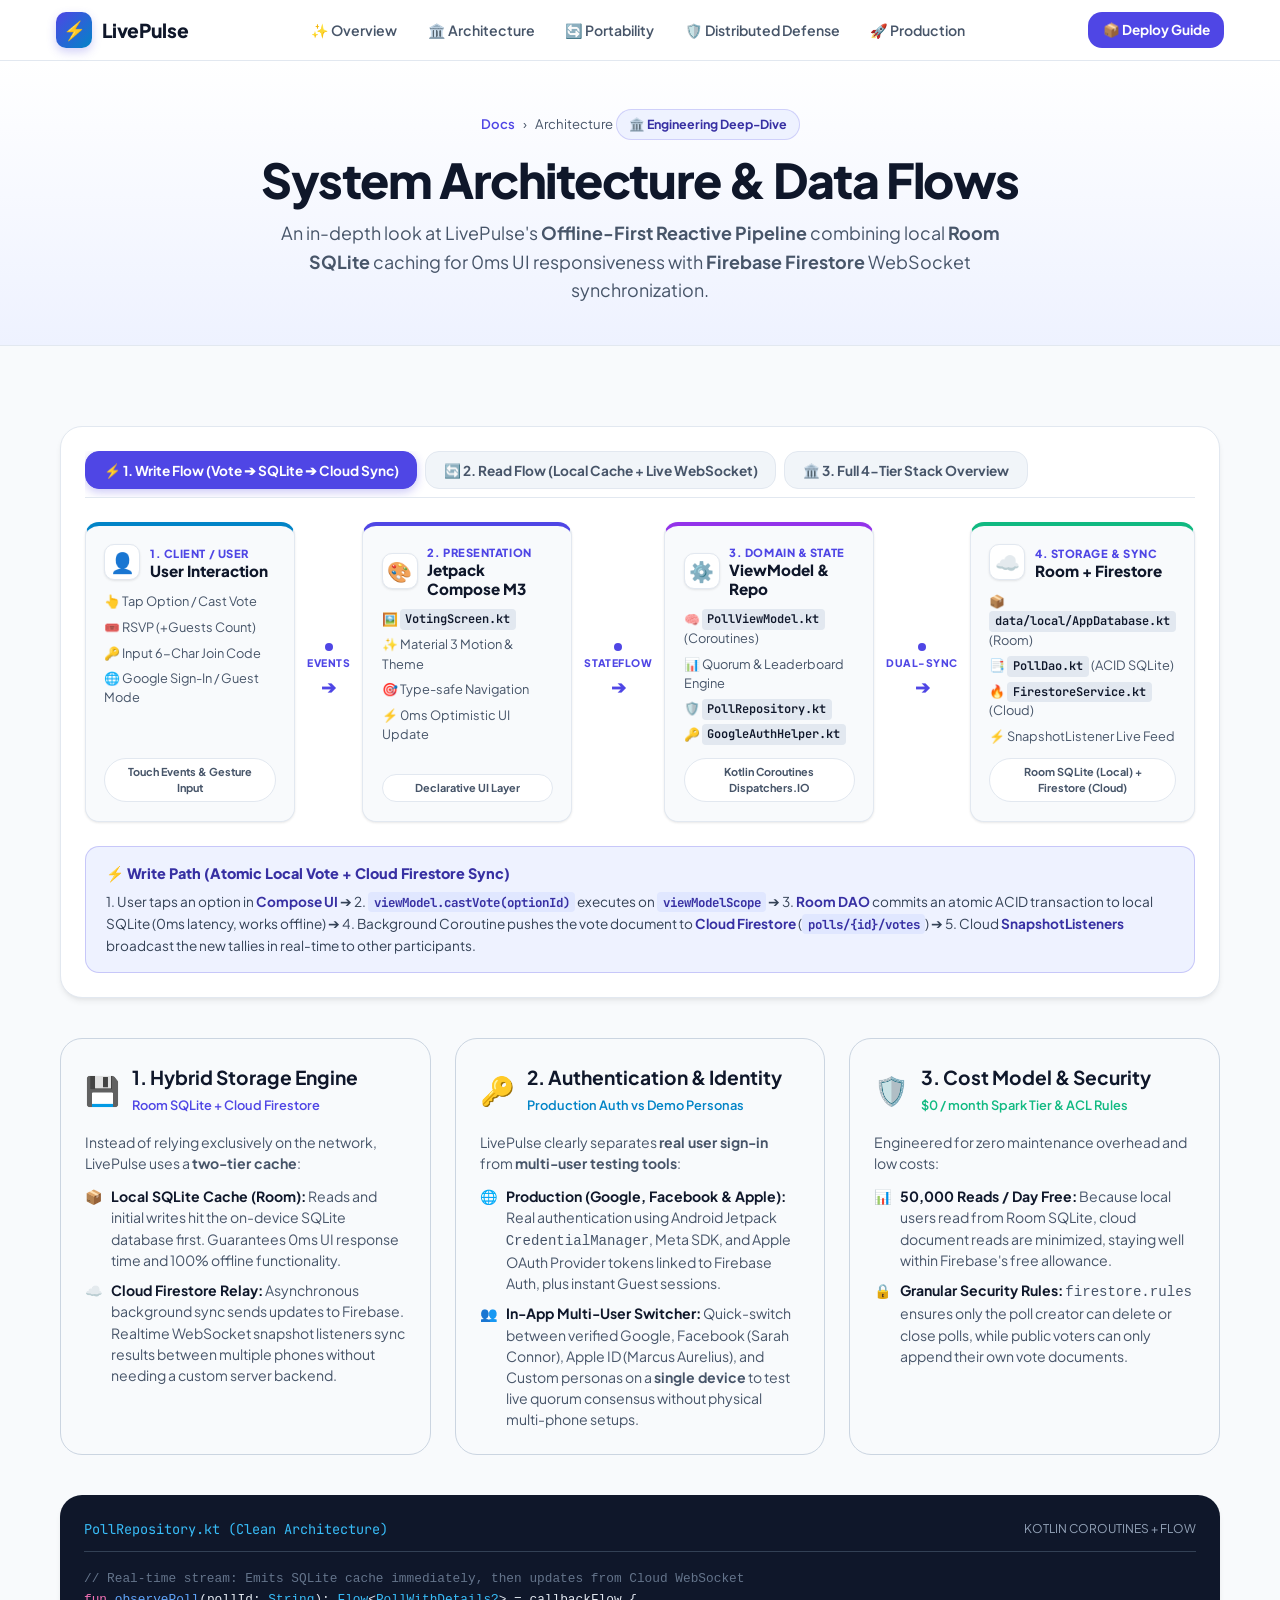
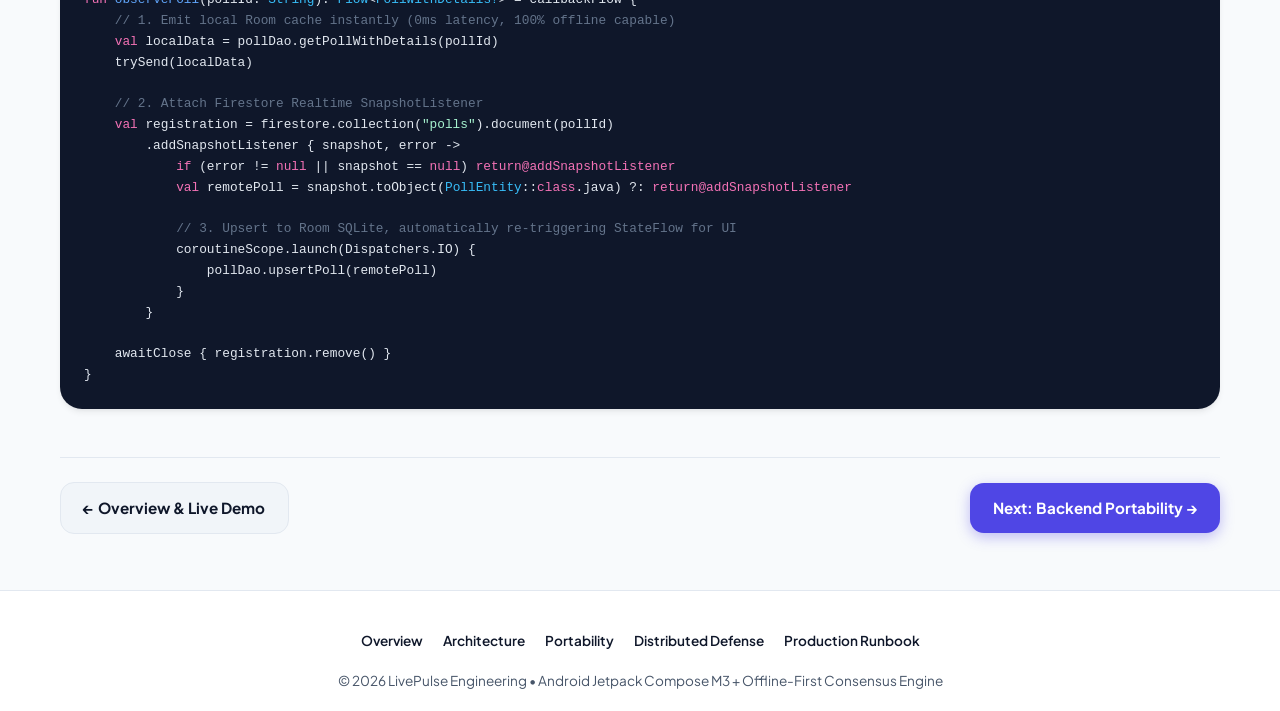
<file: docs/architecture.html>
<!DOCTYPE html>
<html lang="en">
<head>
  <meta charset="UTF-8" />
  <meta name="viewport" content="width=device-width, initial-scale=1.0, maximum-scale=1.0, user-scalable=no" />
  <title>System Architecture & Data Flows - LivePulse Docs</title>
  <meta name="description" content="Technical architecture of LivePulse: Hybrid Room SQLite offline cache, Cloud Firestore WebSocket sync, and Clean MVVM design." />
  <meta name="theme-color" content="#4F46E5" />
  
  <link rel="preconnect" href="https://fonts.googleapis.com">
  <link rel="preconnect" href="https://fonts.gstatic.com" crossorigin>
  <link href="https://fonts.googleapis.com/css2?family=Plus+Jakarta+Sans:wght@400;500;600;700;800&family=JetBrains+Mono:wght@500;700&display=swap" rel="stylesheet">
  <link rel="stylesheet" href="styles.css">
</head>
<body>

  <!-- Top Header Navigation -->
  <header>
    <div class="nav-container">
      <a href="index.html" class="brand">
        <div class="brand-icon">⚡</div>
        <div class="brand-title">LivePulse</div>
      </a>

      <!-- Desktop Navigation with Dropdowns -->
      <ul class="nav-links">
        <li class="nav-item">
          <a href="index.html" class="nav-link">✨ Overview</a>
        </li>
        <li class="nav-item active">
          <a href="architecture.html" class="nav-link">🏛️ Architecture</a>
        </li>
        <li class="nav-item">
          <a href="portability.html" class="nav-link">🔄 Portability</a>
        </li>
        <li class="nav-item">
          <a href="defense.html" class="nav-link">🛡️ Distributed Defense</a>
        </li>
        <li class="nav-item">
          <a href="production.html" class="nav-link">🚀 Production</a>
        </li>
      </ul>

      <!-- Right Action & Mobile Toggle -->
      <div class="header-actions">
        <a href="production.html" class="header-cta-btn">
          📦 Deploy Guide
        </a>
        <button class="mobile-menu-toggle" onclick="toggleMobileNav()" aria-label="Toggle navigation menu">
          ☰
        </button>
      </div>
    </div>
  </header>

  <!-- Mobile Navigation Drawer -->
  <div class="mobile-nav-drawer" id="mobileNavDrawer" onclick="closeMobileNavOnBackdrop(event)">
    <div class="mobile-nav-panel">
      <div style="display: flex; justify-content: space-between; align-items: center; margin-bottom: 1rem; padding-bottom: 0.5rem; border-bottom: 1px solid var(--outline-variant);">
        <div style="font-weight: 800; font-size: 1.1rem; color: var(--primary);">⚡ LivePulse Docs</div>
        <button onclick="toggleMobileNav()" style="background: none; border: none; font-size: 1.25rem; cursor: pointer;">✕</button>
      </div>
      <div style="display: flex; flex-direction: column; gap: 0.5rem;">
        <a href="index.html" class="dropdown-item"><span>✨</span> <span>Overview & Live Demo</span></a>
        <a href="architecture.html" class="dropdown-item" style="background: var(--primary-container); color: var(--primary); font-weight: 700;"><span>🏛️</span> <span>System Architecture</span></a>
        <a href="portability.html" class="dropdown-item"><span>🔄</span> <span>Backend Portability</span></a>
        <a href="defense.html" class="dropdown-item"><span>🛡️</span> <span>Distributed Defense</span></a>
        <a href="production.html" class="dropdown-item"><span>🚀</span> <span>Production & Deploy</span></a>
      </div>
    </div>
  </div>

  <!-- Page Hero -->
  <div class="page-hero">
    <div class="page-hero-container">
      <div class="breadcrumb-nav">
        <a href="index.html">Docs</a> <span>›</span> <span>Architecture</span>
      </div>
      <div class="pill-badge" style="margin-bottom: 0.75rem;">🏛️ Engineering Deep-Dive</div>
      <h1 class="hero-title" style="margin-bottom: 0.75rem;">System Architecture & Data Flows</h1>
      <p class="hero-desc" style="max-width: 720px; margin: 0 auto;">
        An in-depth look at LivePulse's <b>Offline-First Reactive Pipeline</b> combining local <b>Room SQLite</b> caching for 0ms UI responsiveness with <b>Firebase Firestore</b> WebSocket synchronization.
      </p>
    </div>
  </div>

  <!-- Main Content Section -->
  <main class="section">
    <!-- Interactive Data Flow Diagram Container -->
    <div class="arch-diagram-wrapper">
      <div class="arch-tabs">
        <button class="arch-tab-btn active" id="tabWriteFlow" onclick="switchArchTab('write')">
          ⚡ 1. Write Flow (Vote ➔ SQLite ➔ Cloud Sync)
        </button>
        <button class="arch-tab-btn" id="tabReadFlow" onclick="switchArchTab('read')">
          🔄 2. Read Flow (Local Cache + Live WebSocket)
        </button>
        <button class="arch-tab-btn" id="tabFullStack" onclick="switchArchTab('full')">
          🏛️ 3. Full 4-Tier Stack Overview
        </button>
      </div>

      <!-- Diagram View Container -->
      <div class="arch-canvas" id="archCanvas">
        <!-- 4 Step Pipeline Grid -->
        <div class="flow-pipeline-grid">
          
          <!-- Layer 1: User Action -->
          <div class="arch-node-card user-layer">
            <div class="arch-node-header">
              <div class="arch-node-icon">👤</div>
              <div>
                <span class="arch-layer-tag">1. Client / User</span>
                <h4 class="arch-node-title">User Interaction</h4>
              </div>
            </div>
            <div class="arch-node-body">
              <ul class="arch-spec-list">
                <li>👆 Tap Option / Cast Vote</li>
                <li>🎟️ RSVP (+Guests Count)</li>
                <li>🔑 Input 6-Char Join Code</li>
                <li>🌐 Google Sign-In / Guest Mode</li>
              </ul>
            </div>
            <div class="arch-node-badge">Touch Events & Gesture Input</div>
          </div>

          <!-- Flow Arrow 1 -->
          <div class="flow-arrow-indicator">
            <div class="flow-dot"></div>
            <span class="flow-arrow-label">Events</span>
            <div class="flow-arrow-icon">➔</div>
          </div>

          <!-- Layer 2: Frontend Jetpack Compose -->
          <div class="arch-node-card front-layer">
            <div class="arch-node-header">
              <div class="arch-node-icon">🎨</div>
              <div>
                <span class="arch-layer-tag">2. Presentation</span>
                <h4 class="arch-node-title">Jetpack Compose M3</h4>
              </div>
            </div>
            <div class="arch-node-body">
              <ul class="arch-spec-list">
                <li>🖼️ <code>VotingScreen.kt</code></li>
                <li>✨ Material 3 Motion & Theme</li>
                <li>🎯 Type-safe Navigation</li>
                <li>⚡ 0ms Optimistic UI Update</li>
              </ul>
            </div>
            <div class="arch-node-badge">Declarative UI Layer</div>
          </div>

          <!-- Flow Arrow 2 -->
          <div class="flow-arrow-indicator">
            <div class="flow-dot"></div>
            <span class="flow-arrow-label">StateFlow</span>
            <div class="flow-arrow-icon">➔</div>
          </div>

          <!-- Layer 3: Backend / Logic / ViewModel -->
          <div class="arch-node-card back-layer">
            <div class="arch-node-header">
              <div class="arch-node-icon">⚙️</div>
              <div>
                <span class="arch-layer-tag">3. Domain & State</span>
                <h4 class="arch-node-title">ViewModel & Repo</h4>
              </div>
            </div>
            <div class="arch-node-body">
              <ul class="arch-spec-list">
                <li>🧠 <code>PollViewModel.kt</code> (Coroutines)</li>
                <li>📊 Quorum & Leaderboard Engine</li>
                <li>🛡️ <code>PollRepository.kt</code></li>
                <li>🔑 <code>GoogleAuthHelper.kt</code></li>
              </ul>
            </div>
            <div class="arch-node-badge">Kotlin Coroutines Dispatchers.IO</div>
          </div>

          <!-- Flow Arrow 3 -->
          <div class="flow-arrow-indicator">
            <div class="flow-dot"></div>
            <span class="flow-arrow-label">Dual-Sync</span>
            <div class="flow-arrow-icon">➔</div>
          </div>

          <!-- Layer 4: Persistent Storage & Cloud Firestore -->
          <div class="arch-node-card db-layer">
            <div class="arch-node-header">
              <div class="arch-node-icon">☁️</div>
              <div>
                <span class="arch-layer-tag">4. Storage & Sync</span>
                <h4 class="arch-node-title">Room + Firestore</h4>
              </div>
            </div>
            <div class="arch-node-body">
              <ul class="arch-spec-list">
                <li>📦 <code>data/local/AppDatabase.kt</code> (Room)</li>
                <li>📑 <code>PollDao.kt</code> (ACID SQLite)</li>
                <li>🔥 <code>FirestoreService.kt</code> (Cloud)</li>
                <li>⚡ SnapshotListener Live Feed</li>
              </ul>
            </div>
            <div class="arch-node-badge">Room SQLite (Local) + Firestore (Cloud)</div>
          </div>

        </div>

        <!-- Dynamic Flow Details Explainer Box -->
        <div class="flow-summary-box" id="flowSummaryBox">
          <div class="flow-summary-title" id="flowSummaryTitle">
            ⚡ Write Path (Atomic Local Vote + Cloud Firestore Sync)
          </div>
          <p class="flow-summary-desc" id="flowSummaryDesc">
            1. User taps an option in <b>Compose UI</b> ➔ 2. <code>viewModel.castVote(optionId)</code> executes on <code>viewModelScope</code> ➔ 3. <b>Room DAO</b> commits an atomic ACID transaction to local SQLite (0ms latency, works offline) ➔ 4. Background Coroutine pushes the vote document to <b>Cloud Firestore</b> (<code>polls/{id}/votes</code>) ➔ 5. Cloud <b>SnapshotListeners</b> broadcast the new tallies in real-time to other participants.
          </p>
        </div>
      </div>
    </div>

    <!-- Architectural Deep Dive: 3 Pillar Explanations -->
    <div style="display: grid; grid-template-columns: repeat(auto-fit, minmax(320px, 1fr)); gap: 1.5rem; margin-top: 2.5rem;">
      
      <!-- Card 1: Hybrid Storage Model -->
      <div style="background: var(--surface-container-low); border: 1px solid var(--outline-variant); border-radius: var(--radius-lg); padding: 1.5rem;">
        <div style="display: flex; align-items: center; gap: 0.75rem; margin-bottom: 1rem;">
          <span style="font-size: 1.75rem;">💾</span>
          <div>
            <h3 style="margin: 0; font-size: 1.2rem; color: var(--on-surface);">1. Hybrid Storage Engine</h3>
            <span style="font-size: 0.8rem; color: var(--primary); font-weight: 600;">Room SQLite + Cloud Firestore</span>
          </div>
        </div>
        <p style="font-size: 0.88rem; color: var(--on-surface-variant); line-height: 1.5; margin-bottom: 0.75rem;">
          Instead of relying exclusively on the network, LivePulse uses a <b>two-tier cache</b>:
        </p>
        <ul style="list-style: none; padding: 0; margin: 0; display: flex; flex-direction: column; gap: 0.6rem; font-size: 0.88rem; color: var(--on-surface-variant);">
          <li style="display: flex; gap: 0.5rem;">
            <span>📦</span>
            <div><strong style="color: var(--on-surface);">Local SQLite Cache (Room):</strong> Reads and initial writes hit the on-device SQLite database first. Guarantees 0ms UI response time and 100% offline functionality.</div>
          </li>
          <li style="display: flex; gap: 0.5rem;">
            <span>☁️</span>
            <div><strong style="color: var(--on-surface);">Cloud Firestore Relay:</strong> Asynchronous background sync sends updates to Firebase. Realtime WebSocket snapshot listeners sync results between multiple phones without needing a custom server backend.</div>
          </li>
        </ul>
      </div>

      <!-- Card 2: Production Auth vs In-App Demo Personas -->
      <div style="background: var(--surface-container-low); border: 1px solid var(--outline-variant); border-radius: var(--radius-lg); padding: 1.5rem;">
        <div style="display: flex; align-items: center; gap: 0.75rem; margin-bottom: 1rem;">
          <span style="font-size: 1.75rem;">🔑</span>
          <div>
            <h3 style="margin: 0; font-size: 1.2rem; color: var(--on-surface);">2. Authentication & Identity</h3>
            <span style="font-size: 0.8rem; color: var(--secondary); font-weight: 600;">Production Auth vs Demo Personas</span>
          </div>
        </div>
        <p style="font-size: 0.88rem; color: var(--on-surface-variant); line-height: 1.5; margin-bottom: 0.75rem;">
          LivePulse clearly separates <b>real user sign-in</b> from <b>multi-user testing tools</b>:
        </p>
        <ul style="list-style: none; padding: 0; margin: 0; display: flex; flex-direction: column; gap: 0.6rem; font-size: 0.88rem; color: var(--on-surface-variant);">
          <li style="display: flex; gap: 0.5rem;">
            <span>🌐</span>
            <div><strong style="color: var(--on-surface);">Production (Google, Facebook & Apple):</strong> Real authentication using Android Jetpack <code>CredentialManager</code>, Meta SDK, and Apple OAuth Provider tokens linked to Firebase Auth, plus instant Guest sessions.</div>
          </li>
          <li style="display: flex; gap: 0.5rem;">
            <span>👥</span>
            <div><strong style="color: var(--on-surface);">In-App Multi-User Switcher:</strong> Quick-switch between verified Google, Facebook (Sarah Connor), Apple ID (Marcus Aurelius), and Custom personas on a <b>single device</b> to test live quorum consensus without physical multi-phone setups.</div>
          </li>
        </ul>
      </div>

      <!-- Card 3: Free Spark Tier & Security -->
      <div style="background: var(--surface-container-low); border: 1px solid var(--outline-variant); border-radius: var(--radius-lg); padding: 1.5rem;">
        <div style="display: flex; align-items: center; gap: 0.75rem; margin-bottom: 1rem;">
          <span style="font-size: 1.75rem;">🛡️</span>
          <div>
            <h3 style="margin: 0; font-size: 1.2rem; color: var(--on-surface);">3. Cost Model & Security</h3>
            <span style="font-size: 0.8rem; color: #10B981; font-weight: 600;">$0 / month Spark Tier & ACL Rules</span>
          </div>
        </div>
        <p style="font-size: 0.88rem; color: var(--on-surface-variant); line-height: 1.5; margin-bottom: 0.75rem;">
          Engineered for zero maintenance overhead and low costs:
        </p>
        <ul style="list-style: none; padding: 0; margin: 0; display: flex; flex-direction: column; gap: 0.6rem; font-size: 0.88rem; color: var(--on-surface-variant);">
          <li style="display: flex; gap: 0.5rem;">
            <span>📊</span>
            <div><strong style="color: var(--on-surface);">50,000 Reads / Day Free:</strong> Because local users read from Room SQLite, cloud document reads are minimized, staying well within Firebase's free allowance.</div>
          </li>
          <li style="display: flex; gap: 0.5rem;">
            <span>🔒</span>
            <div><strong style="color: var(--on-surface);">Granular Security Rules:</strong> <code>firestore.rules</code> ensures only the poll creator can delete or close polls, while public voters can only append their own vote documents.</div>
          </li>
        </ul>
      </div>

    </div>

    <!-- Kotlin Code Architecture Sample -->
    <div style="background: #0F172A; border-radius: var(--radius-lg); padding: 1.5rem; color: #F8FAFC; box-shadow: var(--shadow-md); margin-top: 2.5rem;">
      <div style="display: flex; justify-content: space-between; align-items: center; border-bottom: 1px solid #334155; padding-bottom: 0.75rem; margin-bottom: 1rem;">
        <span style="font-family: 'JetBrains Mono', monospace; font-size: 0.85rem; color: #38BDF8;">PollRepository.kt (Clean Architecture)</span>
        <span style="font-size: 0.75rem; color: #94A3B8;">KOTLIN COROUTINES + FLOW</span>
      </div>
      <pre style="margin: 0; font-family: 'JetBrains Mono', monospace; font-size: 0.8rem; line-height: 1.55; color: #E2E8F0; overflow-x: auto;"><code><span style="color: #64748B;">// Real-time stream: Emits SQLite cache immediately, then updates from Cloud WebSocket</span>
<span style="color: #F472B6;">fun</span> <span style="color: #60A5FA;">observePoll</span>(pollId: <span style="color: #38BDF8;">String</span>): <span style="color: #38BDF8;">Flow</span>&lt;<span style="color: #38BDF8;">PollWithDetails?</span>&gt; = callbackFlow {
    <span style="color: #64748B;">// 1. Emit local Room cache instantly (0ms latency, 100% offline capable)</span>
    <span style="color: #F472B6;">val</span> localData = pollDao.getPollWithDetails(pollId)
    trySend(localData)

    <span style="color: #64748B;">// 2. Attach Firestore Realtime SnapshotListener</span>
    <span style="color: #F472B6;">val</span> registration = firestore.collection(<span style="color: #A7F3D0;">"polls"</span>).document(pollId)
        .addSnapshotListener { snapshot, error -&gt;
            <span style="color: #F472B6;">if</span> (error != <span style="color: #F472B6;">null</span> || snapshot == <span style="color: #F472B6;">null</span>) <span style="color: #F472B6;">return@addSnapshotListener</span>
            <span style="color: #F472B6;">val</span> remotePoll = snapshot.toObject(<span style="color: #38BDF8;">PollEntity</span>::<span style="color: #F472B6;">class</span>.java) ?: <span style="color: #F472B6;">return@addSnapshotListener</span>
            
            <span style="color: #64748B;">// 3. Upsert to Room SQLite, automatically re-triggering StateFlow for UI</span>
            coroutineScope.launch(Dispatchers.IO) {
                pollDao.upsertPoll(remotePoll)
            }
        }

    awaitClose { registration.remove() }
}</code></pre>
    </div>

    <!-- Navigation between modules -->
    <div style="display: flex; justify-content: space-between; align-items: center; margin-top: 3rem; padding-top: 1.5rem; border-top: 1px solid var(--outline);">
      <a href="index.html" class="btn btn-tonal">← Overview & Live Demo</a>
      <a href="portability.html" class="btn btn-primary">Next: Backend Portability →</a>
    </div>
  </main>

  <!-- Footer -->
  <footer>
    <ul class="footer-links">
      <li><a href="index.html">Overview</a></li>
      <li><a href="architecture.html">Architecture</a></li>
      <li><a href="portability.html">Portability</a></li>
      <li><a href="defense.html">Distributed Defense</a></li>
      <li><a href="production.html">Production Runbook</a></li>
    </ul>
    <p>© 2026 LivePulse Engineering • Android Jetpack Compose M3 + Offline-First Consensus Engine</p>
  </footer>

  <script>
    function switchArchTab(type) {
      const btnWrite = document.getElementById('tabWriteFlow');
      const btnRead = document.getElementById('tabReadFlow');
      const btnFull = document.getElementById('tabFullStack');
      const titleEl = document.getElementById('flowSummaryTitle');
      const descEl = document.getElementById('flowSummaryDesc');

      btnWrite.classList.remove('active');
      btnRead.classList.remove('active');
      btnFull.classList.remove('active');

      if (type === 'write') {
        btnWrite.classList.add('active');
        titleEl.innerHTML = '⚡ Write Path (Atomic Local Vote + Cloud Firestore Sync)';
        descEl.innerHTML = '1. User taps an option in <b>Compose UI</b> ➔ 2. <code>viewModel.castVote(optionId)</code> executes on <code>viewModelScope</code> ➔ 3. <b>Room DAO</b> commits an atomic ACID transaction to local SQLite (0ms latency, works offline) ➔ 4. Background Coroutine pushes the vote document to <b>Cloud Firestore</b> (<code>polls/{id}/votes</code>) ➔ 5. Cloud <b>SnapshotListeners</b> broadcast the new tallies in real-time to other participants.';
      } else if (type === 'read') {
        btnRead.classList.add('active');
        titleEl.innerHTML = '🔄 Read Path (Zero-Latency SQLite Cache + Live WebSocket Ingestion)';
        descEl.innerHTML = '1. UI observes <code>viewModel.currentPoll</code> (Kotlin <code>StateFlow</code>) ➔ 2. Repository returns immediate cached result from <b>Room DAO</b> (instant screen render) ➔ 3. <b>Firestore SnapshotListener</b> maintains active TLS WebSocket to Firebase servers ➔ 4. Incoming deltas trigger an upsert into local Room database ➔ 5. Room Flow automatically pushes updated state to Compose UI.';
      } else {
        btnFull.classList.add('active');
        titleEl.innerHTML = '🏛️ Full 4-Tier Clean MVVM Architecture';
        descEl.innerHTML = '<b>Presentation:</b> Jetpack Compose with Material Design 3 dynamic color & motion.<br><b>Domain/State:</b> ViewModel with StateFlow, Quorum & Tiebreak calculation engine.<br><b>Data Layer:</b> Abstracted <code>PollRepository</code> interface mediating between local SQLite and remote clouds.<br><b>Persistence:</b> Room Database (ACID SQLite) paired with Firebase Firestore WebSocket snapshot listeners.';
      }
    }

    function toggleMobileNav() {
      const drawer = document.getElementById('mobileNavDrawer');
      drawer.classList.toggle('open');
    }

    function closeMobileNavOnBackdrop(event) {
      if (event.target.id === 'mobileNavDrawer') {
        toggleMobileNav();
      }
    }
  </script>
</body>
</html>
</file>
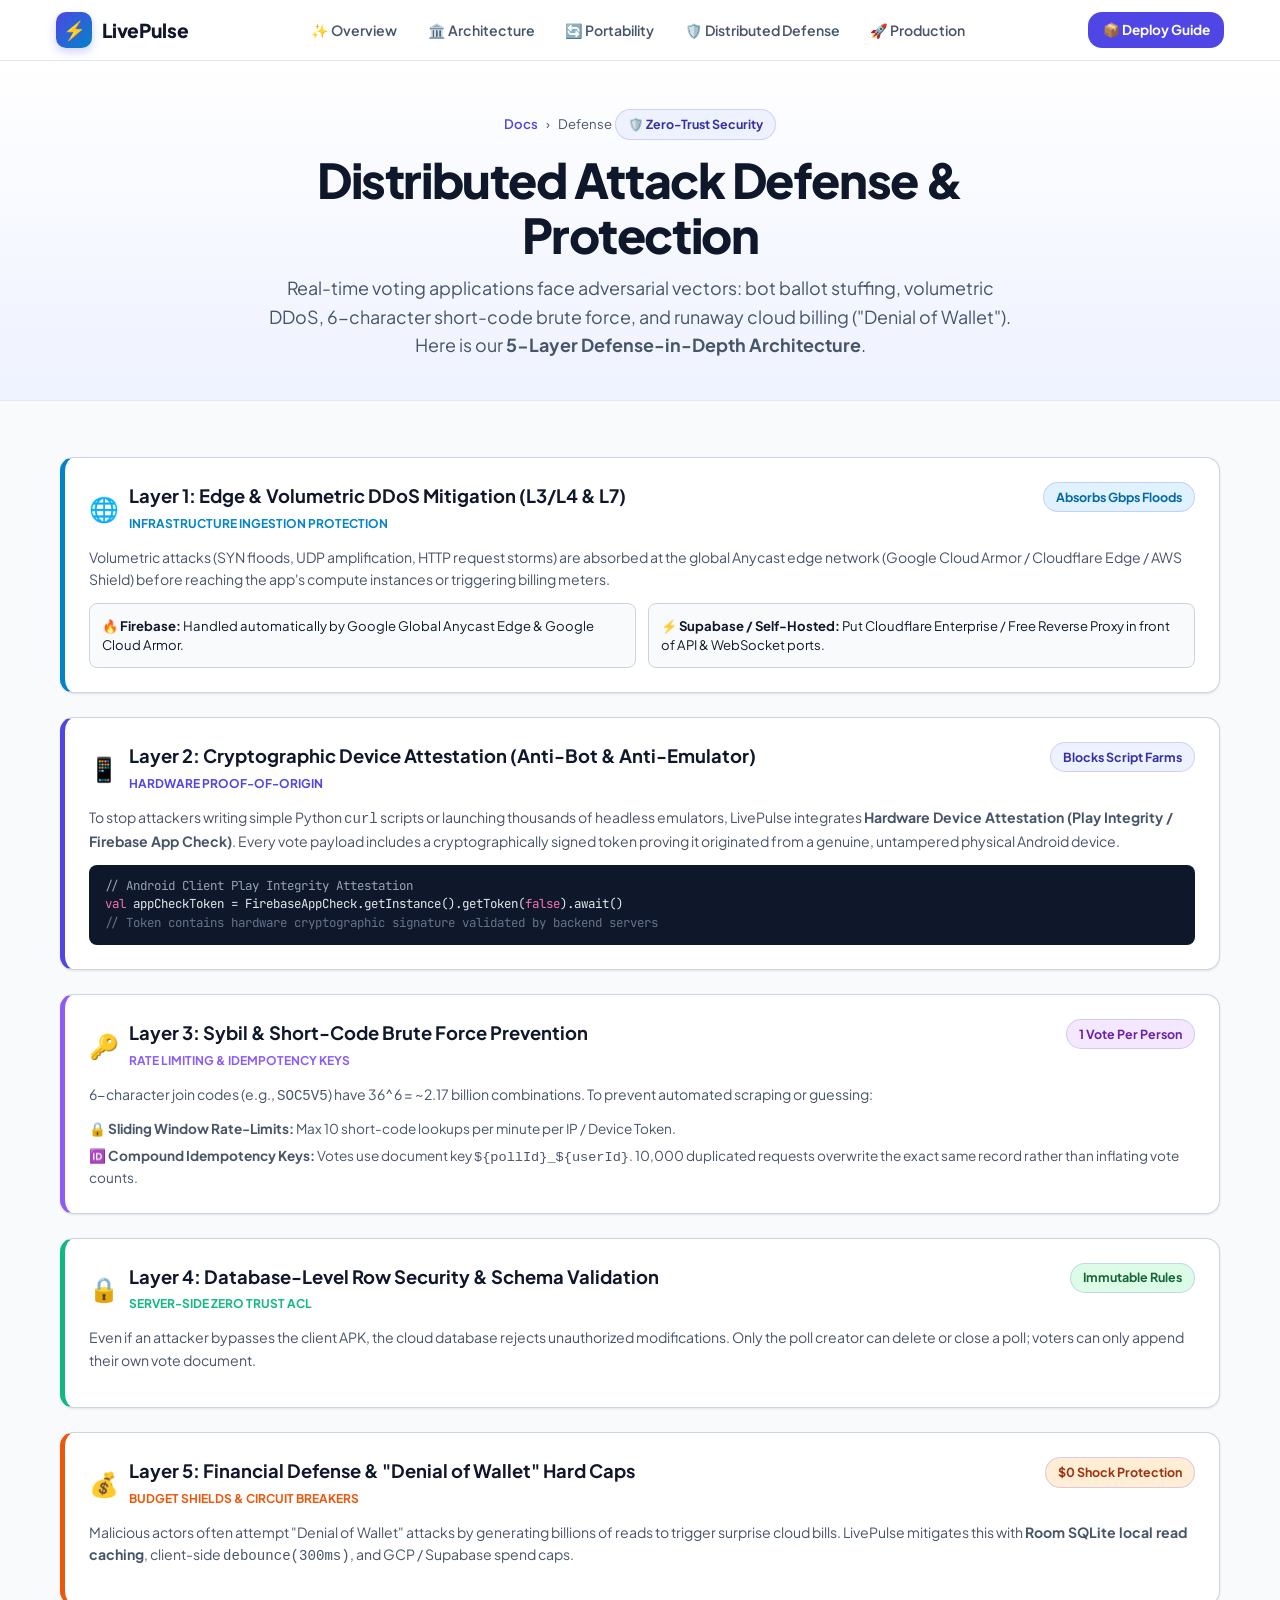
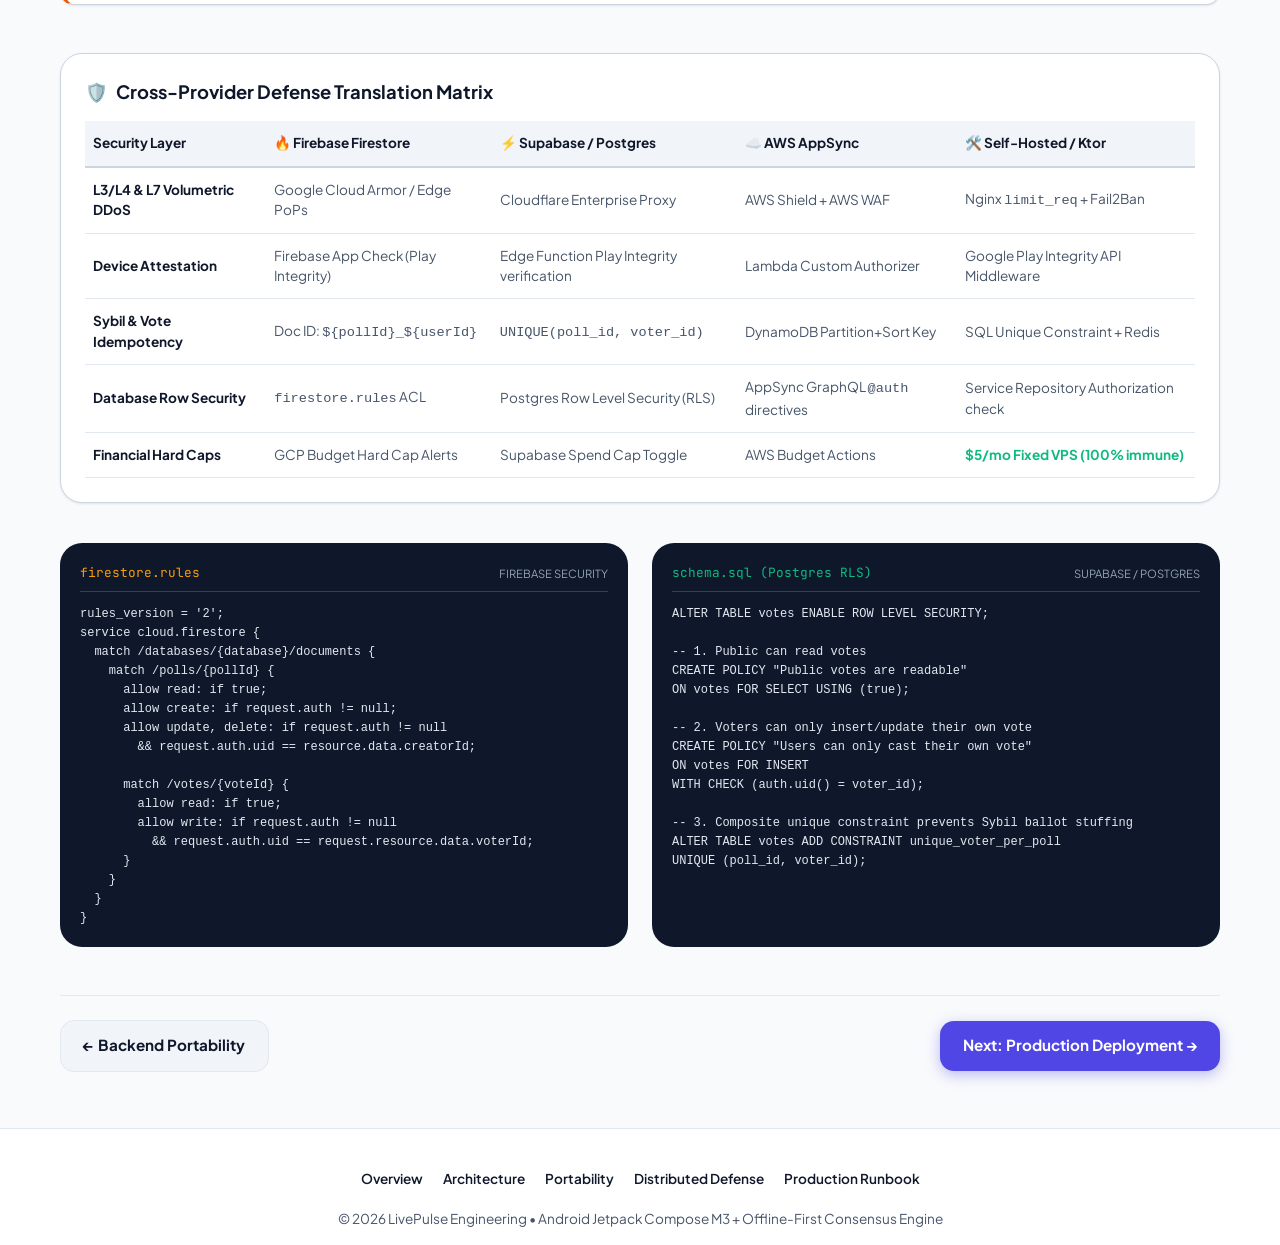
<file: docs/defense.html>
<!DOCTYPE html>
<html lang="en">
<head>
  <meta charset="UTF-8" />
  <meta name="viewport" content="width=device-width, initial-scale=1.0, maximum-scale=1.0, user-scalable=no" />
  <title>Distributed Attack Defense & Cross-Stack Protection - LivePulse Docs</title>
  <meta name="description" content="5-Layer Anti-DDoS, Hardware Play Integrity Attestation, Sybil protection, and Cross-Cloud security rules for LivePulse." />
  <meta name="theme-color" content="#4F46E5" />
  
  <link rel="preconnect" href="https://fonts.googleapis.com">
  <link rel="preconnect" href="https://fonts.gstatic.com" crossorigin>
  <link href="https://fonts.googleapis.com/css2?family=Plus+Jakarta+Sans:wght@400;500;600;700;800&family=JetBrains+Mono:wght@500;700&display=swap" rel="stylesheet">
  <link rel="stylesheet" href="styles.css">
</head>
<body>

  <!-- Top Header Navigation -->
  <header>
    <div class="nav-container">
      <a href="index.html" class="brand">
        <div class="brand-icon">⚡</div>
        <div class="brand-title">LivePulse</div>
      </a>

      <!-- Desktop Navigation with Dropdowns -->
      <ul class="nav-links">
        <li class="nav-item">
          <a href="index.html" class="nav-link">✨ Overview</a>
        </li>
        <li class="nav-item">
          <a href="architecture.html" class="nav-link">🏛️ Architecture</a>
        </li>
        <li class="nav-item">
          <a href="portability.html" class="nav-link">🔄 Portability</a>
        </li>
        <li class="nav-item active">
          <a href="defense.html" class="nav-link">🛡️ Distributed Defense</a>
        </li>
        <li class="nav-item">
          <a href="production.html" class="nav-link">🚀 Production</a>
        </li>
      </ul>

      <!-- Right Action & Mobile Toggle -->
      <div class="header-actions">
        <a href="production.html" class="header-cta-btn">
          📦 Deploy Guide
        </a>
        <button class="mobile-menu-toggle" onclick="toggleMobileNav()" aria-label="Toggle navigation menu">
          ☰
        </button>
      </div>
    </div>
  </header>

  <!-- Mobile Navigation Drawer -->
  <div class="mobile-nav-drawer" id="mobileNavDrawer" onclick="closeMobileNavOnBackdrop(event)">
    <div class="mobile-nav-panel">
      <div style="display: flex; justify-content: space-between; align-items: center; margin-bottom: 1rem; padding-bottom: 0.5rem; border-bottom: 1px solid var(--outline-variant);">
        <div style="font-weight: 800; font-size: 1.1rem; color: var(--primary);">⚡ LivePulse Docs</div>
        <button onclick="toggleMobileNav()" style="background: none; border: none; font-size: 1.25rem; cursor: pointer;">✕</button>
      </div>
      <div style="display: flex; flex-direction: column; gap: 0.5rem;">
        <a href="index.html" class="dropdown-item"><span>✨</span> <span>Overview & Live Demo</span></a>
        <a href="architecture.html" class="dropdown-item"><span>🏛️</span> <span>System Architecture</span></a>
        <a href="portability.html" class="dropdown-item"><span>🔄</span> <span>Backend Portability</span></a>
        <a href="defense.html" class="dropdown-item" style="background: var(--primary-container); color: var(--primary); font-weight: 700;"><span>🛡️</span> <span>Distributed Defense</span></a>
        <a href="production.html" class="dropdown-item"><span>🚀</span> <span>Production & Deploy</span></a>
      </div>
    </div>
  </div>

  <!-- Page Hero -->
  <div class="page-hero">
    <div class="page-hero-container">
      <div class="breadcrumb-nav">
        <a href="index.html">Docs</a> <span>›</span> <span>Defense</span>
      </div>
      <div class="pill-badge" style="margin-bottom: 0.75rem;">🛡️ Zero-Trust Security</div>
      <h1 class="hero-title" style="margin-bottom: 0.75rem;">Distributed Attack Defense & Protection</h1>
      <p class="hero-desc" style="max-width: 760px; margin: 0 auto;">
        Real-time voting applications face adversarial vectors: bot ballot stuffing, volumetric DDoS, 6-character short-code brute force, and runaway cloud billing ("Denial of Wallet"). Here is our <b>5-Layer Defense-in-Depth Architecture</b>.
      </p>
    </div>
  </div>

  <!-- Main Content Section -->
  <main class="section">
    <!-- 5 Layers Grid -->
    <div style="display: flex; flex-direction: column; gap: 1.5rem; margin-bottom: 3rem;">
      
      <!-- Layer 1 -->
      <div style="background: var(--surface); border: 1px solid var(--outline-variant); border-left: 5px solid #0284C7; border-radius: var(--radius-md); padding: 1.5rem; box-shadow: var(--shadow-sm);">
        <div style="display: flex; justify-content: space-between; align-items: flex-start; flex-wrap: wrap; gap: 0.5rem; margin-bottom: 0.75rem;">
          <div style="display: flex; align-items: center; gap: 0.6rem;">
            <span style="font-size: 1.5rem;">🌐</span>
            <div>
              <h3 style="margin: 0; font-size: 1.15rem; color: var(--on-surface);">Layer 1: Edge & Volumetric DDoS Mitigation (L3/L4 & L7)</h3>
              <span style="font-size: 0.75rem; color: #0284C7; font-weight: 700; text-transform: uppercase;">Infrastructure Ingestion Protection</span>
            </div>
          </div>
          <span class="pill-badge" style="background: #E0F2FE; color: #0369A1;">Absorbs Gbps Floods</span>
        </div>
        <p style="font-size: 0.88rem; color: var(--on-surface-variant); line-height: 1.6; margin-bottom: 0.75rem;">
          Volumetric attacks (SYN floods, UDP amplification, HTTP request storms) are absorbed at the global Anycast edge network (Google Cloud Armor / Cloudflare Edge / AWS Shield) before reaching the app's compute instances or triggering billing meters.
        </p>
        <div style="display: grid; grid-template-columns: repeat(auto-fit, minmax(280px, 1fr)); gap: 0.75rem; font-size: 0.82rem;">
          <div style="background: var(--surface-container-low); padding: 0.75rem; border-radius: 8px; border: 1px solid var(--outline-variant);">
            <b>🔥 Firebase:</b> Handled automatically by Google Global Anycast Edge & Google Cloud Armor.
          </div>
          <div style="background: var(--surface-container-low); padding: 0.75rem; border-radius: 8px; border: 1px solid var(--outline-variant);">
            <b>⚡ Supabase / Self-Hosted:</b> Put Cloudflare Enterprise / Free Reverse Proxy in front of API & WebSocket ports.
          </div>
        </div>
      </div>

      <!-- Layer 2 -->
      <div style="background: var(--surface); border: 1px solid var(--outline-variant); border-left: 5px solid #4F46E5; border-radius: var(--radius-md); padding: 1.5rem; box-shadow: var(--shadow-sm);">
        <div style="display: flex; justify-content: space-between; align-items: flex-start; flex-wrap: wrap; gap: 0.5rem; margin-bottom: 0.75rem;">
          <div style="display: flex; align-items: center; gap: 0.6rem;">
            <span style="font-size: 1.5rem;">📱</span>
            <div>
              <h3 style="margin: 0; font-size: 1.15rem; color: var(--on-surface);">Layer 2: Cryptographic Device Attestation (Anti-Bot & Anti-Emulator)</h3>
              <span style="font-size: 0.75rem; color: var(--primary); font-weight: 700; text-transform: uppercase;">Hardware Proof-of-Origin</span>
            </div>
          </div>
          <span class="pill-badge" style="background: #EEF2FF; color: #3730A3;">Blocks Script Farms</span>
        </div>
        <p style="font-size: 0.88rem; color: var(--on-surface-variant); line-height: 1.6; margin-bottom: 0.75rem;">
          To stop attackers writing simple Python <code>curl</code> scripts or launching thousands of headless emulators, LivePulse integrates <b>Hardware Device Attestation (Play Integrity / Firebase App Check)</b>. Every vote payload includes a cryptographically signed token proving it originated from a genuine, untampered physical Android device.
        </p>
        <div style="background: #0F172A; border-radius: 8px; padding: 0.75rem 1rem; font-family: 'JetBrains Mono', monospace; font-size: 0.78rem; color: #E2E8F0;">
          <span style="color: #94A3B8;">// Android Client Play Integrity Attestation</span><br>
          <span style="color: #F472B6;">val</span> appCheckToken = FirebaseAppCheck.getInstance().getToken(<span style="color: #F472B6;">false</span>).await()<br>
          <span style="color: #64748B;">// Token contains hardware cryptographic signature validated by backend servers</span>
        </div>
      </div>

      <!-- Layer 3 -->
      <div style="background: var(--surface); border: 1px solid var(--outline-variant); border-left: 5px solid #8B5CF6; border-radius: var(--radius-md); padding: 1.5rem; box-shadow: var(--shadow-sm);">
        <div style="display: flex; justify-content: space-between; align-items: flex-start; flex-wrap: wrap; gap: 0.5rem; margin-bottom: 0.75rem;">
          <div style="display: flex; align-items: center; gap: 0.6rem;">
            <span style="font-size: 1.5rem;">🔑</span>
            <div>
              <h3 style="margin: 0; font-size: 1.15rem; color: var(--on-surface);">Layer 3: Sybil & Short-Code Brute Force Prevention</h3>
              <span style="font-size: 0.75rem; color: #8B5CF6; font-weight: 700; text-transform: uppercase;">Rate Limiting & Idempotency Keys</span>
            </div>
          </div>
          <span class="pill-badge" style="background: #F3E8FF; color: #6B21A8;">1 Vote Per Person</span>
        </div>
        <p style="font-size: 0.88rem; color: var(--on-surface-variant); line-height: 1.6; margin-bottom: 0.75rem;">
          6-character join codes (e.g., <code>SOC5V5</code>) have 36^6 = ~2.17 billion combinations. To prevent automated scraping or guessing:
        </p>
        <ul style="list-style: none; padding: 0; margin: 0; display: flex; flex-direction: column; gap: 0.4rem; font-size: 0.85rem; color: var(--on-surface-variant);">
          <li>🔒 <b>Sliding Window Rate-Limits:</b> Max 10 short-code lookups per minute per IP / Device Token.</li>
          <li>🆔 <b>Compound Idempotency Keys:</b> Votes use document key <code>${pollId}_${userId}</code>. 10,000 duplicated requests overwrite the exact same record rather than inflating vote counts.</li>
        </ul>
      </div>

      <!-- Layer 4 -->
      <div style="background: var(--surface); border: 1px solid var(--outline-variant); border-left: 5px solid #10B981; border-radius: var(--radius-md); padding: 1.5rem; box-shadow: var(--shadow-sm);">
        <div style="display: flex; justify-content: space-between; align-items: flex-start; flex-wrap: wrap; gap: 0.5rem; margin-bottom: 0.75rem;">
          <div style="display: flex; align-items: center; gap: 0.6rem;">
            <span style="font-size: 1.5rem;">🔒</span>
            <div>
              <h3 style="margin: 0; font-size: 1.15rem; color: var(--on-surface);">Layer 4: Database-Level Row Security & Schema Validation</h3>
              <span style="font-size: 0.75rem; color: #10B981; font-weight: 700; text-transform: uppercase;">Server-Side Zero Trust ACL</span>
            </div>
          </div>
          <span class="pill-badge" style="background: #DCFCE7; color: #166534;">Immutable Rules</span>
        </div>
        <p style="font-size: 0.88rem; color: var(--on-surface-variant); line-height: 1.6; margin-bottom: 0.75rem;">
          Even if an attacker bypasses the client APK, the cloud database rejects unauthorized modifications. Only the poll creator can delete or close a poll; voters can only append their own vote document.
        </p>
      </div>

      <!-- Layer 5 -->
      <div style="background: var(--surface); border: 1px solid var(--outline-variant); border-left: 5px solid #EA580C; border-radius: var(--radius-md); padding: 1.5rem; box-shadow: var(--shadow-sm);">
        <div style="display: flex; justify-content: space-between; align-items: flex-start; flex-wrap: wrap; gap: 0.5rem; margin-bottom: 0.75rem;">
          <div style="display: flex; align-items: center; gap: 0.6rem;">
            <span style="font-size: 1.5rem;">💰</span>
            <div>
              <h3 style="margin: 0; font-size: 1.15rem; color: var(--on-surface);">Layer 5: Financial Defense & "Denial of Wallet" Hard Caps</h3>
              <span style="font-size: 0.75rem; color: #EA580C; font-weight: 700; text-transform: uppercase;">Budget Shields & Circuit Breakers</span>
            </div>
          </div>
          <span class="pill-badge" style="background: #FFEDD5; color: #9A3412;">$0 Shock Protection</span>
        </div>
        <p style="font-size: 0.88rem; color: var(--on-surface-variant); line-height: 1.6; margin-bottom: 0.75rem;">
          Malicious actors often attempt "Denial of Wallet" attacks by generating billions of reads to trigger surprise cloud bills. LivePulse mitigates this with <b>Room SQLite local read caching</b>, client-side <code>debounce(300ms)</code>, and GCP / Supabase spend caps.
        </p>
      </div>

    </div>

    <!-- Cross-Provider Defense Translation Matrix Table -->
    <div style="background: var(--surface); border: 1px solid var(--outline-variant); border-radius: var(--radius-lg); padding: 1.5rem; box-shadow: var(--shadow-sm); overflow-x: auto; margin-bottom: 2.5rem;">
      <h3 style="margin: 0 0 1rem 0; font-size: 1.15rem; color: var(--on-surface); display: flex; align-items: center; gap: 0.5rem;">
        <span>🛡️</span> Cross-Provider Defense Translation Matrix
      </h3>
      <table style="width: 100%; border-collapse: collapse; font-size: 0.85rem; text-align: left;">
        <thead>
          <tr style="border-bottom: 2px solid var(--outline-variant); color: var(--on-surface);">
            <th style="padding: 0.75rem 0.5rem;">Security Layer</th>
            <th style="padding: 0.75rem 0.5rem;">🔥 Firebase Firestore</th>
            <th style="padding: 0.75rem 0.5rem;">⚡ Supabase / Postgres</th>
            <th style="padding: 0.75rem 0.5rem;">☁️ AWS AppSync</th>
            <th style="padding: 0.75rem 0.5rem;">🛠️ Self-Hosted / Ktor</th>
          </tr>
        </thead>
        <tbody style="color: var(--on-surface-variant);">
          <tr style="border-bottom: 1px solid var(--outline-variant);">
            <td style="padding: 0.75rem 0.5rem; font-weight: 700; color: var(--on-surface);">L3/L4 & L7 Volumetric DDoS</td>
            <td style="padding: 0.75rem 0.5rem;">Google Cloud Armor / Edge PoPs</td>
            <td style="padding: 0.75rem 0.5rem;">Cloudflare Enterprise Proxy</td>
            <td style="padding: 0.75rem 0.5rem;">AWS Shield + AWS WAF</td>
            <td style="padding: 0.75rem 0.5rem;">Nginx <code>limit_req</code> + Fail2Ban</td>
          </tr>
          <tr style="border-bottom: 1px solid var(--outline-variant);">
            <td style="padding: 0.75rem 0.5rem; font-weight: 700; color: var(--on-surface);">Device Attestation</td>
            <td style="padding: 0.75rem 0.5rem;">Firebase App Check (Play Integrity)</td>
            <td style="padding: 0.75rem 0.5rem;">Edge Function Play Integrity verification</td>
            <td style="padding: 0.75rem 0.5rem;">Lambda Custom Authorizer</td>
            <td style="padding: 0.75rem 0.5rem;">Google Play Integrity API Middleware</td>
          </tr>
          <tr style="border-bottom: 1px solid var(--outline-variant);">
            <td style="padding: 0.75rem 0.5rem; font-weight: 700; color: var(--on-surface);">Sybil & Vote Idempotency</td>
            <td style="padding: 0.75rem 0.5rem;">Doc ID: <code>${pollId}_${userId}</code></td>
            <td style="padding: 0.75rem 0.5rem;"><code>UNIQUE(poll_id, voter_id)</code></td>
            <td style="padding: 0.75rem 0.5rem;">DynamoDB Partition+Sort Key</td>
            <td style="padding: 0.75rem 0.5rem;">SQL Unique Constraint + Redis</td>
          </tr>
          <tr style="border-bottom: 1px solid var(--outline-variant);">
            <td style="padding: 0.75rem 0.5rem; font-weight: 700; color: var(--on-surface);">Database Row Security</td>
            <td style="padding: 0.75rem 0.5rem;"><code>firestore.rules</code> ACL</td>
            <td style="padding: 0.75rem 0.5rem;">Postgres Row Level Security (RLS)</td>
            <td style="padding: 0.75rem 0.5rem;">AppSync GraphQL <code>@auth</code> directives</td>
            <td style="padding: 0.75rem 0.5rem;">Service Repository Authorization check</td>
          </tr>
          <tr>
            <td style="padding: 0.75rem 0.5rem; font-weight: 700; color: var(--on-surface);">Financial Hard Caps</td>
            <td style="padding: 0.75rem 0.5rem;">GCP Budget Hard Cap Alerts</td>
            <td style="padding: 0.75rem 0.5rem;">Supabase Spend Cap Toggle</td>
            <td style="padding: 0.75rem 0.5rem;">AWS Budget Actions</td>
            <td style="padding: 0.75rem 0.5rem;"><b style="color:#10B981;">$5/mo Fixed VPS (100% immune)</b></td>
          </tr>
        </tbody>
      </table>
    </div>

    <!-- Code Comparison: Security Rules vs PostgreSQL RLS -->
    <div style="display: grid; grid-template-columns: repeat(auto-fit, minmax(360px, 1fr)); gap: 1.5rem;">
      
      <!-- Firestore Rules -->
      <div style="background: #0F172A; border-radius: var(--radius-lg); padding: 1.25rem; color: #F8FAFC;">
        <div style="display: flex; justify-content: space-between; align-items: center; border-bottom: 1px solid #334155; padding-bottom: 0.5rem; margin-bottom: 0.75rem;">
          <span style="font-family: 'JetBrains Mono', monospace; font-size: 0.8rem; color: #F59E0B;">firestore.rules</span>
          <span style="font-size: 0.7rem; color: #94A3B8;">FIREBASE SECURITY</span>
        </div>
        <pre style="margin: 0; font-family: 'JetBrains Mono', monospace; font-size: 0.75rem; line-height: 1.5; color: #E2E8F0; overflow-x: auto;"><code>rules_version = '2';
service cloud.firestore {
  match /databases/{database}/documents {
    match /polls/{pollId} {
      allow read: if true;
      allow create: if request.auth != null;
      allow update, delete: if request.auth != null 
        && request.auth.uid == resource.data.creatorId;

      match /votes/{voteId} {
        allow read: if true;
        allow write: if request.auth != null 
          && request.auth.uid == request.resource.data.voterId;
      }
    }
  }
}</code></pre>
      </div>

      <!-- PostgreSQL RLS -->
      <div style="background: #0F172A; border-radius: var(--radius-lg); padding: 1.25rem; color: #F8FAFC;">
        <div style="display: flex; justify-content: space-between; align-items: center; border-bottom: 1px solid #334155; padding-bottom: 0.5rem; margin-bottom: 0.75rem;">
          <span style="font-family: 'JetBrains Mono', monospace; font-size: 0.8rem; color: #10B981;">schema.sql (Postgres RLS)</span>
          <span style="font-size: 0.7rem; color: #94A3B8;">SUPABASE / POSTGRES</span>
        </div>
        <pre style="margin: 0; font-family: 'JetBrains Mono', monospace; font-size: 0.75rem; line-height: 1.5; color: #E2E8F0; overflow-x: auto;"><code>ALTER TABLE votes ENABLE ROW LEVEL SECURITY;

-- 1. Public can read votes
CREATE POLICY "Public votes are readable" 
ON votes FOR SELECT USING (true);

-- 2. Voters can only insert/update their own vote
CREATE POLICY "Users can only cast their own vote" 
ON votes FOR INSERT 
WITH CHECK (auth.uid() = voter_id);

-- 3. Composite unique constraint prevents Sybil ballot stuffing
ALTER TABLE votes ADD CONSTRAINT unique_voter_per_poll 
UNIQUE (poll_id, voter_id);</code></pre>
      </div>

    </div>

    <!-- Navigation between modules -->
    <div style="display: flex; justify-content: space-between; align-items: center; margin-top: 3rem; padding-top: 1.5rem; border-top: 1px solid var(--outline);">
      <a href="portability.html" class="btn btn-tonal">← Backend Portability</a>
      <a href="production.html" class="btn btn-primary">Next: Production Deployment →</a>
    </div>
  </main>

  <!-- Footer -->
  <footer>
    <ul class="footer-links">
      <li><a href="index.html">Overview</a></li>
      <li><a href="architecture.html">Architecture</a></li>
      <li><a href="portability.html">Portability</a></li>
      <li><a href="defense.html">Distributed Defense</a></li>
      <li><a href="production.html">Production Runbook</a></li>
    </ul>
    <p>© 2026 LivePulse Engineering • Android Jetpack Compose M3 + Offline-First Consensus Engine</p>
  </footer>

  <script>
    function toggleMobileNav() {
      const drawer = document.getElementById('mobileNavDrawer');
      drawer.classList.toggle('open');
    }

    function closeMobileNavOnBackdrop(event) {
      if (event.target.id === 'mobileNavDrawer') {
        toggleMobileNav();
      }
    }
  </script>
</body>
</html>
</file>
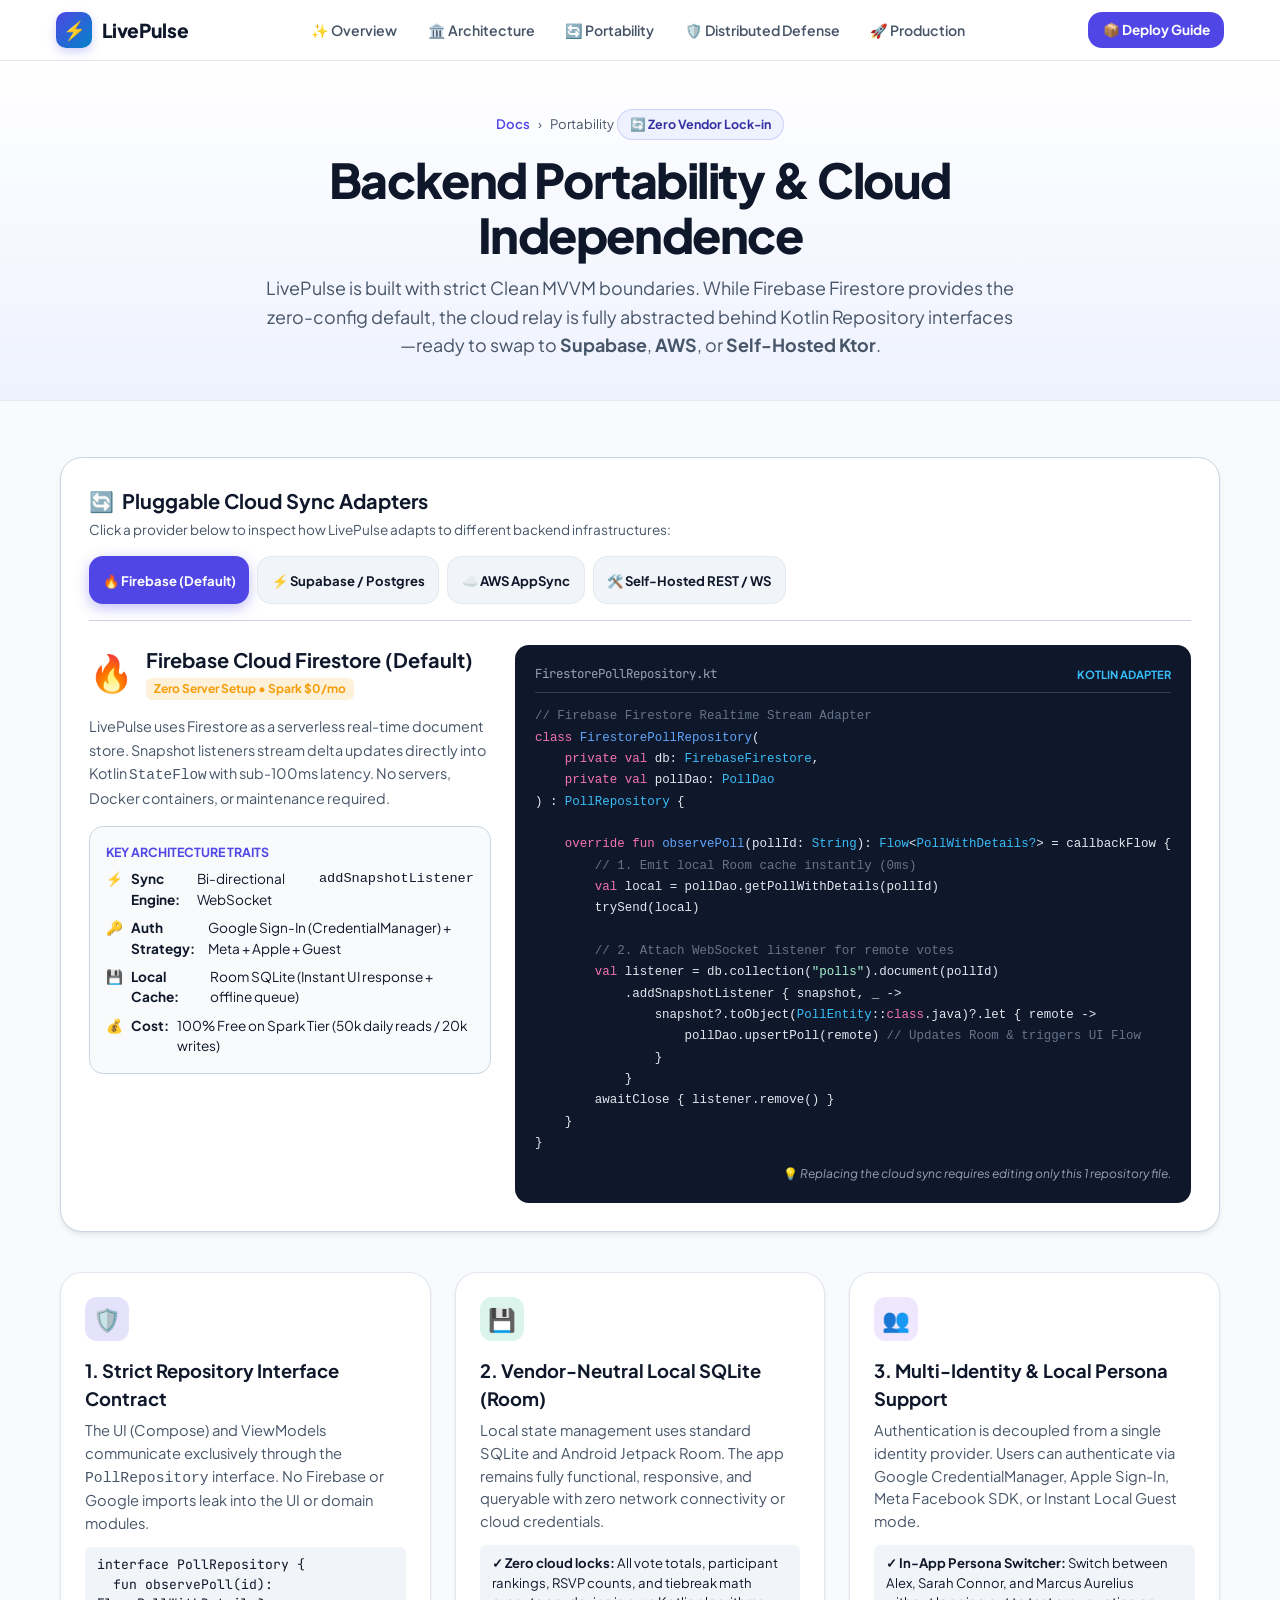
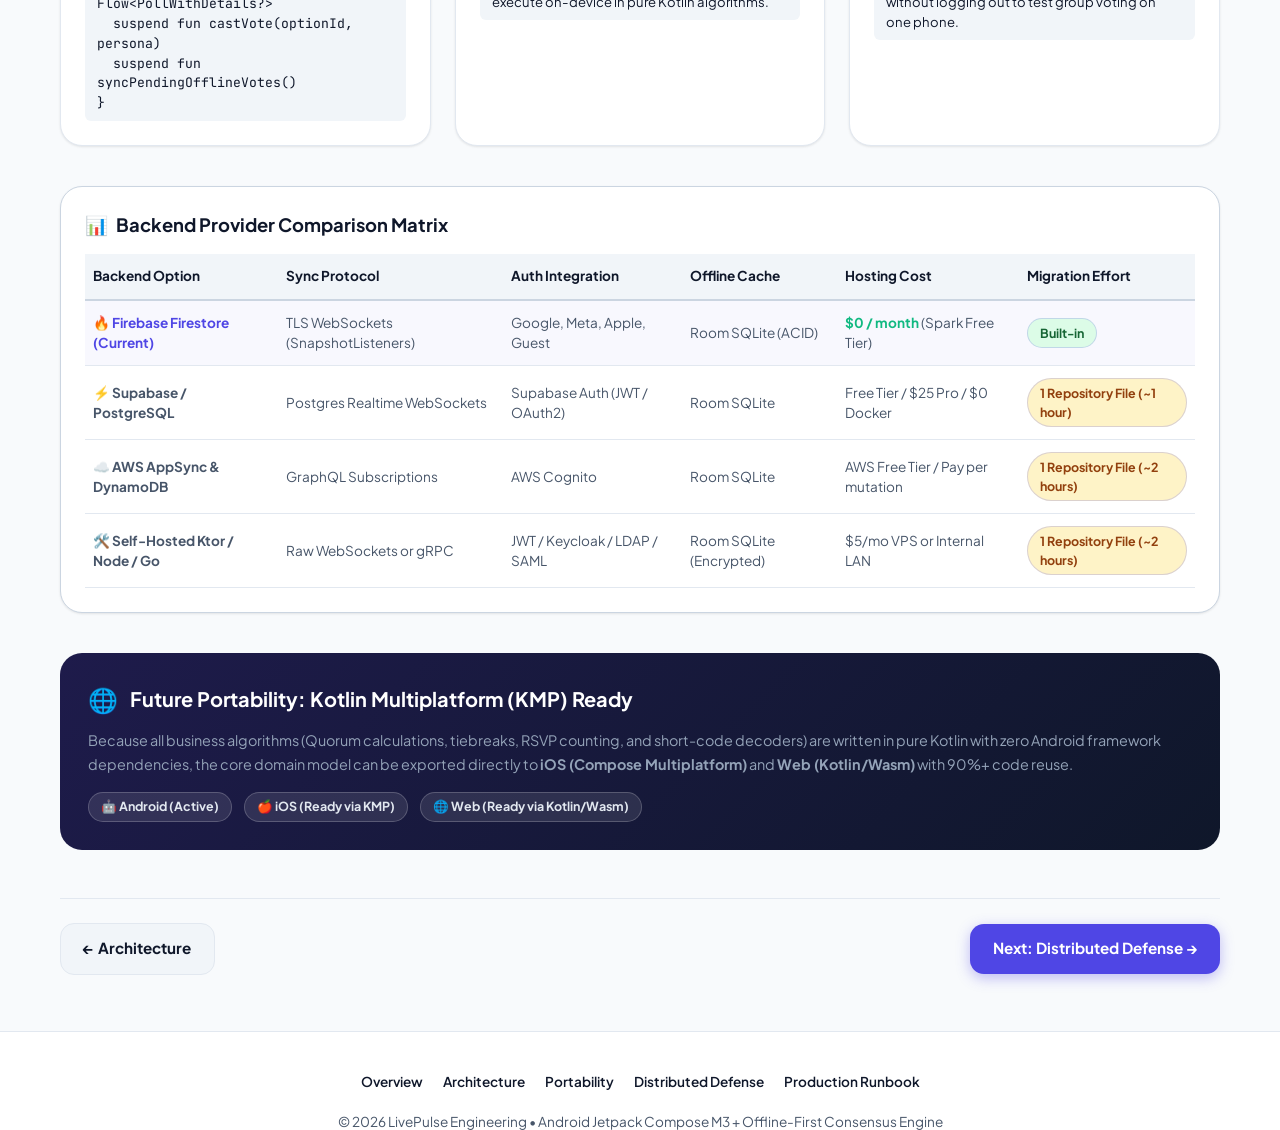
<file: docs/portability.html>
<!DOCTYPE html>
<html lang="en">
<head>
  <meta charset="UTF-8" />
  <meta name="viewport" content="width=device-width, initial-scale=1.0, maximum-scale=1.0, user-scalable=no" />
  <title>Backend Portability & Cloud Independence - LivePulse Docs</title>
  <meta name="description" content="LivePulse's pluggable backend architecture: effortlessly swap between Firebase, Supabase/PostgreSQL, AWS AppSync, or Self-Hosted Ktor." />
  <meta name="theme-color" content="#4F46E5" />
  
  <link rel="preconnect" href="https://fonts.googleapis.com">
  <link rel="preconnect" href="https://fonts.gstatic.com" crossorigin>
  <link href="https://fonts.googleapis.com/css2?family=Plus+Jakarta+Sans:wght@400;500;600;700;800&family=JetBrains+Mono:wght@500;700&display=swap" rel="stylesheet">
  <link rel="stylesheet" href="styles.css">
</head>
<body>

  <!-- Top Header Navigation -->
  <header>
    <div class="nav-container">
      <a href="index.html" class="brand">
        <div class="brand-icon">⚡</div>
        <div class="brand-title">LivePulse</div>
      </a>

      <!-- Desktop Navigation with Dropdowns -->
      <ul class="nav-links">
        <li class="nav-item">
          <a href="index.html" class="nav-link">✨ Overview</a>
        </li>
        <li class="nav-item">
          <a href="architecture.html" class="nav-link">🏛️ Architecture</a>
        </li>
        <li class="nav-item active">
          <a href="portability.html" class="nav-link">🔄 Portability</a>
        </li>
        <li class="nav-item">
          <a href="defense.html" class="nav-link">🛡️ Distributed Defense</a>
        </li>
        <li class="nav-item">
          <a href="production.html" class="nav-link">🚀 Production</a>
        </li>
      </ul>

      <!-- Right Action & Mobile Toggle -->
      <div class="header-actions">
        <a href="production.html" class="header-cta-btn">
          📦 Deploy Guide
        </a>
        <button class="mobile-menu-toggle" onclick="toggleMobileNav()" aria-label="Toggle navigation menu">
          ☰
        </button>
      </div>
    </div>
  </header>

  <!-- Mobile Navigation Drawer -->
  <div class="mobile-nav-drawer" id="mobileNavDrawer" onclick="closeMobileNavOnBackdrop(event)">
    <div class="mobile-nav-panel">
      <div style="display: flex; justify-content: space-between; align-items: center; margin-bottom: 1rem; padding-bottom: 0.5rem; border-bottom: 1px solid var(--outline-variant);">
        <div style="font-weight: 800; font-size: 1.1rem; color: var(--primary);">⚡ LivePulse Docs</div>
        <button onclick="toggleMobileNav()" style="background: none; border: none; font-size: 1.25rem; cursor: pointer;">✕</button>
      </div>
      <div style="display: flex; flex-direction: column; gap: 0.5rem;">
        <a href="index.html" class="dropdown-item"><span>✨</span> <span>Overview & Live Demo</span></a>
        <a href="architecture.html" class="dropdown-item"><span>🏛️</span> <span>System Architecture</span></a>
        <a href="portability.html" class="dropdown-item" style="background: var(--primary-container); color: var(--primary); font-weight: 700;"><span>🔄</span> <span>Backend Portability</span></a>
        <a href="defense.html" class="dropdown-item"><span>🛡️</span> <span>Distributed Defense</span></a>
        <a href="production.html" class="dropdown-item"><span>🚀</span> <span>Production & Deploy</span></a>
      </div>
    </div>
  </div>

  <!-- Page Hero -->
  <div class="page-hero">
    <div class="page-hero-container">
      <div class="breadcrumb-nav">
        <a href="index.html">Docs</a> <span>›</span> <span>Portability</span>
      </div>
      <div class="pill-badge" style="margin-bottom: 0.75rem;">🔄 Zero Vendor Lock-in</div>
      <h1 class="hero-title" style="margin-bottom: 0.75rem;">Backend Portability & Cloud Independence</h1>
      <p class="hero-desc" style="max-width: 760px; margin: 0 auto;">
        LivePulse is built with strict Clean MVVM boundaries. While Firebase Firestore provides the zero-config default, the cloud relay is fully abstracted behind Kotlin Repository interfaces—ready to swap to <b>Supabase</b>, <b>AWS</b>, or <b>Self-Hosted Ktor</b>.
      </p>
    </div>
  </div>

  <!-- Main Content Section -->
  <main class="section">
    <!-- Provider Selection Interactive Tabs -->
    <div style="background: var(--surface); border: 1px solid var(--outline-variant); border-radius: var(--radius-lg); padding: 1.75rem; box-shadow: var(--shadow-md); margin-bottom: 2.5rem;">
      <div style="display: flex; justify-content: space-between; align-items: center; flex-wrap: wrap; gap: 1rem; border-bottom: 1px solid var(--outline-variant); padding-bottom: 1rem; margin-bottom: 1.5rem;">
        <div>
          <h3 style="margin: 0; font-size: 1.25rem; color: var(--on-surface); display: flex; align-items: center; gap: 0.5rem;">
            <span>🔄</span> Pluggable Cloud Sync Adapters
          </h3>
          <p style="margin: 0.25rem 0 0 0; font-size: 0.85rem; color: var(--on-surface-variant);">
            Click a provider below to inspect how LivePulse adapts to different backend infrastructures:
          </p>
        </div>

        <!-- Provider Buttons -->
        <div style="display: flex; gap: 0.5rem; flex-wrap: wrap;">
          <button class="btn btn-primary" id="btnProviderFirebase" onclick="switchProviderTab('firebase')" style="font-size: 0.82rem; padding: 0.45rem 0.85rem;">
            🔥 Firebase (Default)
          </button>
          <button class="btn btn-tonal" id="btnProviderSupabase" onclick="switchProviderTab('supabase')" style="font-size: 0.82rem; padding: 0.45rem 0.85rem;">
            ⚡ Supabase / Postgres
          </button>
          <button class="btn btn-tonal" id="btnProviderAws" onclick="switchProviderTab('aws')" style="font-size: 0.82rem; padding: 0.45rem 0.85rem;">
            ☁️ AWS AppSync
          </button>
          <button class="btn btn-tonal" id="btnProviderCustom" onclick="switchProviderTab('custom')" style="font-size: 0.82rem; padding: 0.45rem 0.85rem;">
            🛠️ Self-Hosted REST / WS
          </button>
        </div>
      </div>

      <!-- Provider Dynamic Content Card -->
      <div id="providerDetailCard" style="display: grid; grid-template-columns: 1fr 1fr; gap: 1.5rem;">
        <!-- Left: Architecture & Explanation -->
        <div style="display: flex; flex-direction: column; gap: 1rem;">
          <div style="display: flex; align-items: center; gap: 0.75rem;">
            <span id="providerIcon" style="font-size: 2.25rem;">🔥</span>
            <div>
              <h4 id="providerTitle" style="margin: 0; font-size: 1.25rem; color: var(--on-surface);">Firebase Cloud Firestore (Default)</h4>
              <span id="providerBadge" style="font-size: 0.75rem; font-weight: 700; color: #F59E0B; background: rgba(245, 158, 11, 0.15); padding: 0.2rem 0.5rem; border-radius: 6px;">Zero Server Setup • Spark $0/mo</span>
            </div>
          </div>

          <p id="providerDesc" style="font-size: 0.9rem; color: var(--on-surface-variant); line-height: 1.6; margin: 0;">
            LivePulse uses Firestore as a serverless real-time document store. Snapshot listeners stream delta updates directly into Kotlin <code>StateFlow</code> with sub-100ms latency. No servers, Docker containers, or maintenance required.
          </p>

          <div style="background: var(--surface-container-low); border: 1px solid var(--outline-variant); border-radius: var(--radius-md); padding: 1rem;">
            <div style="font-size: 0.78rem; font-weight: 700; color: var(--primary); text-transform: uppercase; margin-bottom: 0.5rem;">Key Architecture Traits</div>
            <ul id="providerTraitsList" style="list-style: none; padding: 0; margin: 0; display: flex; flex-direction: column; gap: 0.5rem; font-size: 0.85rem; color: var(--on-surface);">
              <li style="display: flex; gap: 0.5rem;"><span>⚡</span> <b>Sync Engine:</b> Bi-directional WebSocket <code>addSnapshotListener</code></li>
              <li style="display: flex; gap: 0.5rem;"><span>🔑</span> <b>Auth Strategy:</b> Google Sign-In (CredentialManager) + Meta + Apple + Guest</li>
              <li style="display: flex; gap: 0.5rem;"><span>💾</span> <b>Local Cache:</b> Room SQLite (Instant UI response + offline queue)</li>
              <li style="display: flex; gap: 0.5rem;"><span>💰</span> <b>Cost:</b> 100% Free on Spark Tier (50k daily reads / 20k writes)</li>
            </ul>
          </div>
        </div>

        <!-- Right: Code Snippet / Repository Adapter -->
        <div style="background: #0F172A; border-radius: var(--radius-md); padding: 1.25rem; color: #F8FAFC; display: flex; flex-direction: column; justify-content: space-between;">
          <div style="display: flex; justify-content: space-between; align-items: center; border-bottom: 1px solid #334155; padding-bottom: 0.5rem; margin-bottom: 0.75rem;">
            <span id="codeFilename" style="font-family: 'JetBrains Mono', monospace; font-size: 0.78rem; color: #94A3B8;">FirestorePollRepository.kt</span>
            <span id="codeLangTag" style="font-size: 0.7rem; font-weight: 700; color: #38BDF8;">KOTLIN ADAPTER</span>
          </div>

          <pre style="margin: 0; font-family: 'JetBrains Mono', monospace; font-size: 0.78rem; line-height: 1.55; color: #E2E8F0; overflow-x: auto; flex: 1;"><code id="providerCodeSnippet"><span style="color: #64748B;">// Firebase Firestore Realtime Stream Adapter</span>
<span style="color: #F472B6;">class</span> <span style="color: #60A5FA;">FirestorePollRepository</span>(
    <span style="color: #F472B6;">private val</span> db: <span style="color: #38BDF8;">FirebaseFirestore</span>,
    <span style="color: #F472B6;">private val</span> pollDao: <span style="color: #38BDF8;">PollDao</span>
) : <span style="color: #38BDF8;">PollRepository</span> {

    <span style="color: #F472B6;">override fun</span> <span style="color: #60A5FA;">observePoll</span>(pollId: <span style="color: #38BDF8;">String</span>): <span style="color: #38BDF8;">Flow</span>&lt;<span style="color: #38BDF8;">PollWithDetails?</span>&gt; = callbackFlow {
        <span style="color: #64748B;">// 1. Emit local Room cache instantly (0ms)</span>
        <span style="color: #F472B6;">val</span> local = pollDao.getPollWithDetails(pollId)
        trySend(local)

        <span style="color: #64748B;">// 2. Attach WebSocket listener for remote votes</span>
        <span style="color: #F472B6;">val</span> listener = db.collection(<span style="color: #A7F3D0;">"polls"</span>).document(pollId)
            .addSnapshotListener { snapshot, _ -&gt;
                snapshot?.toObject(<span style="color: #38BDF8;">PollEntity</span>::<span style="color: #F472B6;">class</span>.java)?.let { remote -&gt;
                    pollDao.upsertPoll(remote) <span style="color: #64748B;">// Updates Room & triggers UI Flow</span>
                }
            }
        awaitClose { listener.remove() }
    }
}</code></pre>
          <div style="font-size: 0.75rem; color: #94A3B8; margin-top: 0.75rem; text-align: right;">
            💡 <i>Replacing the cloud sync requires editing only this 1 repository file.</i>
          </div>
        </div>
      </div>
    </div>

    <!-- 3 Pillars of Cloud Independence -->
    <div style="display: grid; grid-template-columns: repeat(auto-fit, minmax(320px, 1fr)); gap: 1.5rem; margin-bottom: 2.5rem;">
      
      <!-- Pillar 1: Repository Interface Abstraction -->
      <div class="feature-card">
        <div class="feature-icon-box" style="background: rgba(79, 70, 229, 0.15); color: var(--primary);">🛡️</div>
        <h3>1. Strict Repository Interface Contract</h3>
        <p>The UI (Compose) and ViewModels communicate exclusively through the <code>PollRepository</code> interface. No Firebase or Google imports leak into the UI or domain modules.</p>
        <div style="margin-top: 0.75rem; font-size: 0.82rem; background: var(--surface-variant); padding: 0.5rem 0.75rem; border-radius: 6px; font-family: 'JetBrains Mono', monospace;">
          interface PollRepository {<br>
          &nbsp;&nbsp;fun observePoll(id): Flow&lt;PollWithDetails?&gt;<br>
          &nbsp;&nbsp;suspend fun castVote(optionId, persona)<br>
          &nbsp;&nbsp;suspend fun syncPendingOfflineVotes()<br>
          }
        </div>
      </div>

      <!-- Pillar 2: Offline-First Room SQLite Engine -->
      <div class="feature-card">
        <div class="feature-icon-box" style="background: rgba(16, 185, 129, 0.15); color: #10B981;">💾</div>
        <h3>2. Vendor-Neutral Local SQLite (Room)</h3>
        <p>Local state management uses standard SQLite and Android Jetpack Room. The app remains fully functional, responsive, and queryable with zero network connectivity or cloud credentials.</p>
        <div style="margin-top: 0.75rem; font-size: 0.82rem; background: var(--surface-variant); padding: 0.5rem 0.75rem; border-radius: 6px;">
          <b>✓ Zero cloud locks:</b> All vote totals, participant rankings, RSVP counts, and tiebreak math execute on-device in pure Kotlin algorithms.
        </div>
      </div>

      <!-- Pillar 3: Multi-Provider Authentication Matrix -->
      <div class="feature-card">
        <div class="feature-icon-box" style="background: rgba(139, 92, 246, 0.15); color: #8B5CF6;">👥</div>
        <h3>3. Multi-Identity & Local Persona Support</h3>
        <p>Authentication is decoupled from a single identity provider. Users can authenticate via Google CredentialManager, Apple Sign-In, Meta Facebook SDK, or Instant Local Guest mode.</p>
        <div style="margin-top: 0.75rem; font-size: 0.82rem; background: var(--surface-variant); padding: 0.5rem 0.75rem; border-radius: 6px;">
          <b>✓ In-App Persona Switcher:</b> Switch between Alex, Sarah Connor, and Marcus Aurelius without logging out to test group voting on one phone.
        </div>
      </div>

    </div>

    <!-- Backend Comparison Matrix Table -->
    <div style="background: var(--surface); border: 1px solid var(--outline-variant); border-radius: var(--radius-lg); padding: 1.5rem; box-shadow: var(--shadow-sm); overflow-x: auto; margin-bottom: 2.5rem;">
      <h3 style="margin: 0 0 1rem 0; font-size: 1.15rem; color: var(--on-surface); display: flex; align-items: center; gap: 0.5rem;">
        <span>📊</span> Backend Provider Comparison Matrix
      </h3>
      <table style="width: 100%; border-collapse: collapse; font-size: 0.85rem; text-align: left;">
        <thead>
          <tr style="border-bottom: 2px solid var(--outline-variant); color: var(--on-surface);">
            <th style="padding: 0.75rem 0.5rem;">Backend Option</th>
            <th style="padding: 0.75rem 0.5rem;">Sync Protocol</th>
            <th style="padding: 0.75rem 0.5rem;">Auth Integration</th>
            <th style="padding: 0.75rem 0.5rem;">Offline Cache</th>
            <th style="padding: 0.75rem 0.5rem;">Hosting Cost</th>
            <th style="padding: 0.75rem 0.5rem;">Migration Effort</th>
          </tr>
        </thead>
        <tbody style="color: var(--on-surface-variant);">
          <tr style="border-bottom: 1px solid var(--outline-variant); background: rgba(79, 70, 229, 0.04);">
            <td style="padding: 0.75rem 0.5rem; font-weight: 700; color: var(--primary);">🔥 Firebase Firestore (Current)</td>
            <td style="padding: 0.75rem 0.5rem;">TLS WebSockets (SnapshotListeners)</td>
            <td style="padding: 0.75rem 0.5rem;">Google, Meta, Apple, Guest</td>
            <td style="padding: 0.75rem 0.5rem;">Room SQLite (ACID)</td>
            <td style="padding: 0.75rem 0.5rem;"><span style="color: #10B981; font-weight: 700;">$0 / month</span> (Spark Free Tier)</td>
            <td style="padding: 0.75rem 0.5rem;"><span class="pill-badge" style="background:#DCFCE7; color:#166534;">Built-in</span></td>
          </tr>
          <tr style="border-bottom: 1px solid var(--outline-variant);">
            <td style="padding: 0.75rem 0.5rem; font-weight: 700;">⚡ Supabase / PostgreSQL</td>
            <td style="padding: 0.75rem 0.5rem;">Postgres Realtime WebSockets</td>
            <td style="padding: 0.75rem 0.5rem;">Supabase Auth (JWT / OAuth2)</td>
            <td style="padding: 0.75rem 0.5rem;">Room SQLite</td>
            <td style="padding: 0.75rem 0.5rem;">Free Tier / $25 Pro / $0 Docker</td>
            <td style="padding: 0.75rem 0.5rem;"><span class="pill-badge" style="background:#FEF3C7; color:#92400E;">1 Repository File (~1 hour)</span></td>
          </tr>
          <tr style="border-bottom: 1px solid var(--outline-variant);">
            <td style="padding: 0.75rem 0.5rem; font-weight: 700;">☁️ AWS AppSync & DynamoDB</td>
            <td style="padding: 0.75rem 0.5rem;">GraphQL Subscriptions</td>
            <td style="padding: 0.75rem 0.5rem;">AWS Cognito</td>
            <td style="padding: 0.75rem 0.5rem;">Room SQLite</td>
            <td style="padding: 0.75rem 0.5rem;">AWS Free Tier / Pay per mutation</td>
            <td style="padding: 0.75rem 0.5rem;"><span class="pill-badge" style="background:#FEF3C7; color:#92400E;">1 Repository File (~2 hours)</span></td>
          </tr>
          <tr>
            <td style="padding: 0.75rem 0.5rem; font-weight: 700;">🛠️ Self-Hosted Ktor / Node / Go</td>
            <td style="padding: 0.75rem 0.5rem;">Raw WebSockets or gRPC</td>
            <td style="padding: 0.75rem 0.5rem;">JWT / Keycloak / LDAP / SAML</td>
            <td style="padding: 0.75rem 0.5rem;">Room SQLite (Encrypted)</td>
            <td style="padding: 0.75rem 0.5rem;">$5/mo VPS or Internal LAN</td>
            <td style="padding: 0.75rem 0.5rem;"><span class="pill-badge" style="background:#FEF3C7; color:#92400E;">1 Repository File (~2 hours)</span></td>
          </tr>
        </tbody>
      </table>
    </div>

    <!-- Kotlin Multiplatform (KMP) Readiness -->
    <div style="background: linear-gradient(135deg, #1E1B4B 0%, #0F172A 100%); border-radius: var(--radius-lg); padding: 1.75rem; color: #F8FAFC;">
      <div style="display: flex; align-items: center; gap: 0.75rem; margin-bottom: 0.75rem;">
        <span style="font-size: 1.5rem;">🌐</span>
        <h3 style="margin: 0; font-size: 1.25rem; color: #FFFFFF;">Future Portability: Kotlin Multiplatform (KMP) Ready</h3>
      </div>
      <p style="color: #94A3B8; font-size: 0.9rem; line-height: 1.6; margin-bottom: 1rem;">
        Because all business algorithms (Quorum calculations, tiebreaks, RSVP counting, and short-code decoders) are written in pure Kotlin with zero Android framework dependencies, the core domain model can be exported directly to <b>iOS (Compose Multiplatform)</b> and <b>Web (Kotlin/Wasm)</b> with 90%+ code reuse.
      </p>
      <div style="display: flex; gap: 0.75rem; flex-wrap: wrap;">
        <span class="pill-badge" style="background: rgba(255,255,255,0.1); color: #E2E8F0; border-color: rgba(255,255,255,0.2);">🤖 Android (Active)</span>
        <span class="pill-badge" style="background: rgba(255,255,255,0.1); color: #E2E8F0; border-color: rgba(255,255,255,0.2);">🍎 iOS (Ready via KMP)</span>
        <span class="pill-badge" style="background: rgba(255,255,255,0.1); color: #E2E8F0; border-color: rgba(255,255,255,0.2);">🌐 Web (Ready via Kotlin/Wasm)</span>
      </div>
    </div>

    <!-- Navigation between modules -->
    <div style="display: flex; justify-content: space-between; align-items: center; margin-top: 3rem; padding-top: 1.5rem; border-top: 1px solid var(--outline);">
      <a href="architecture.html" class="btn btn-tonal">← Architecture</a>
      <a href="defense.html" class="btn btn-primary">Next: Distributed Defense →</a>
    </div>
  </main>

  <div class="toast" id="toastBox">
    <span>💡</span>
    <span id="toastMsg">Switched Provider</span>
  </div>

  <!-- Footer -->
  <footer>
    <ul class="footer-links">
      <li><a href="index.html">Overview</a></li>
      <li><a href="architecture.html">Architecture</a></li>
      <li><a href="portability.html">Portability</a></li>
      <li><a href="defense.html">Distributed Defense</a></li>
      <li><a href="production.html">Production Runbook</a></li>
    </ul>
    <p>© 2026 LivePulse Engineering • Android Jetpack Compose M3 + Offline-First Consensus Engine</p>
  </footer>

  <script>
    function switchProviderTab(provider) {
      const btnFirebase = document.getElementById('btnProviderFirebase');
      const btnSupabase = document.getElementById('btnProviderSupabase');
      const btnAws = document.getElementById('btnProviderAws');
      const btnCustom = document.getElementById('btnProviderCustom');

      btnFirebase.className = 'btn btn-tonal';
      btnSupabase.className = 'btn btn-tonal';
      btnAws.className = 'btn btn-tonal';
      btnCustom.className = 'btn btn-tonal';

      const iconEl = document.getElementById('providerIcon');
      const titleEl = document.getElementById('providerTitle');
      const badgeEl = document.getElementById('providerBadge');
      const descEl = document.getElementById('providerDesc');
      const traitsListEl = document.getElementById('providerTraitsList');
      const filenameEl = document.getElementById('codeFilename');
      const langTagEl = document.getElementById('codeLangTag');
      const codeSnippetEl = document.getElementById('providerCodeSnippet');

      if (provider === 'firebase') {
        btnFirebase.className = 'btn btn-primary';
        iconEl.textContent = '🔥';
        titleEl.textContent = 'Firebase Cloud Firestore (Default)';
        badgeEl.textContent = 'Zero Server Setup • Spark $0/mo';
        badgeEl.style.color = '#F59E0B';
        badgeEl.style.background = 'rgba(245, 158, 11, 0.15)';
        descEl.innerHTML = 'LivePulse uses Firestore as a serverless real-time document store. Snapshot listeners stream delta updates directly into Kotlin <code>StateFlow</code> with sub-100ms latency. No servers, Docker containers, or maintenance required.';
        traitsListEl.innerHTML = `
          <li style="display: flex; gap: 0.5rem;"><span>⚡</span> <b>Sync Engine:</b> Bi-directional WebSocket <code>addSnapshotListener</code></li>
          <li style="display: flex; gap: 0.5rem;"><span>🔑</span> <b>Auth Strategy:</b> Google Sign-In (CredentialManager) + Meta + Apple + Guest</li>
          <li style="display: flex; gap: 0.5rem;"><span>💾</span> <b>Local Cache:</b> Room SQLite (Instant UI response + offline queue)</li>
          <li style="display: flex; gap: 0.5rem;"><span>💰</span> <b>Cost:</b> 100% Free on Spark Tier (50k daily reads / 20k writes)</li>
        `;
        filenameEl.textContent = 'FirestorePollRepository.kt';
        langTagEl.textContent = 'KOTLIN ADAPTER';
        codeSnippetEl.innerHTML = `<span style="color: #64748B;">// Firebase Firestore Realtime Stream Adapter</span>
<span style="color: #F472B6;">class</span> <span style="color: #60A5FA;">FirestorePollRepository</span>(
    <span style="color: #F472B6;">private val</span> db: <span style="color: #38BDF8;">FirebaseFirestore</span>,
    <span style="color: #F472B6;">private val</span> pollDao: <span style="color: #38BDF8;">PollDao</span>
) : <span style="color: #38BDF8;">PollRepository</span> {

    <span style="color: #F472B6;">override fun</span> <span style="color: #60A5FA;">observePoll</span>(pollId: <span style="color: #38BDF8;">String</span>): <span style="color: #38BDF8;">Flow</span>&lt;<span style="color: #38BDF8;">PollWithDetails?</span>&gt; = callbackFlow {
        <span style="color: #64748B;">// 1. Emit local Room cache instantly (0ms)</span>
        <span style="color: #F472B6;">val</span> local = pollDao.getPollWithDetails(pollId)
        trySend(local)

        <span style="color: #64748B;">// 2. Attach WebSocket listener for remote votes</span>
        <span style="color: #F472B6;">val</span> listener = db.collection(<span style="color: #A7F3D0;">"polls"</span>).document(pollId)
            .addSnapshotListener { snapshot, _ -&gt;
                snapshot?.toObject(<span style="color: #38BDF8;">PollEntity</span>::<span style="color: #F472B6;">class</span>.java)?.let { remote -&gt;
                    pollDao.upsertPoll(remote) <span style="color: #64748B;">// Updates Room & triggers UI Flow</span>
                }
            }
        awaitClose { listener.remove() }
    }
}`;
        showToast('🔥 Switched to Firebase Firestore Provider Spec');
      } else if (provider === 'supabase') {
        btnSupabase.className = 'btn btn-primary';
        iconEl.textContent = '⚡';
        titleEl.textContent = 'Supabase & PostgreSQL (Open-Source)';
        badgeEl.textContent = 'Open-Source Postgres • Realtime CDC';
        badgeEl.style.color = '#10B981';
        badgeEl.style.background = 'rgba(16, 185, 129, 0.15)';
        descEl.innerHTML = 'Supabase replaces Firestore with relational PostgreSQL tables and Realtime Change Data Capture (CDC). The Kotlin Supabase SDK streams postgres <code>INSERT / UPDATE</code> events straight into the repository.';
        traitsListEl.innerHTML = `
          <li style="display: flex; gap: 0.5rem;"><span>⚡</span> <b>Sync Engine:</b> Postgres Realtime WebSockets (<code>realtime.channel</code>)</li>
          <li style="display: flex; gap: 0.5rem;"><span>🔑</span> <b>Auth Strategy:</b> Supabase Auth (OAuth2, Magic Link, JWT Tokens)</li>
          <li style="display: flex; gap: 0.5rem;"><span>💾</span> <b>Local Cache:</b> Room SQLite (Matches PostgreSQL schema)</li>
          <li style="display: flex; gap: 0.5rem;"><span>💰</span> <b>Cost:</b> Free tier (500MB DB) or 100% Free Self-Hosted Docker</li>
        `;
        filenameEl.textContent = 'SupabasePollRepository.kt';
        langTagEl.textContent = 'KOTLIN ADAPTER';
        codeSnippetEl.innerHTML = `<span style="color: #64748B;">// Supabase PostgreSQL Realtime Adapter</span>
<span style="color: #F472B6;">class</span> <span style="color: #60A5FA;">SupabasePollRepository</span>(
    <span style="color: #F472B6;">private val</span> client: <span style="color: #38BDF8;">SupabaseClient</span>,
    <span style="color: #F472B6;">private val</span> pollDao: <span style="color: #38BDF8;">PollDao</span>
) : <span style="color: #38BDF8;">PollRepository</span> {

    <span style="color: #F472B6;">override fun</span> <span style="color: #60A5FA;">observePoll</span>(pollId: <span style="color: #38BDF8;">String</span>): <span style="color: #38BDF8;">Flow</span>&lt;<span style="color: #38BDF8;">PollWithDetails?</span>&gt; = channelFlow {
        <span style="color: #64748B;">// 1. Initial Room cache load</span>
        send(pollDao.getPollWithDetails(pollId))

        <span style="color: #64748B;">// 2. Supabase Realtime channel stream</span>
        <span style="color: #F472B6;">val</span> channel = client.realtime.channel(<span style="color: #A7F3D0;">"poll:$pollId"</span>)
        channel.postgresChangeFlow&lt;<span style="color: #38BDF8;">PostgresAction</span>&gt;(<span style="color: #A7F3D0;">"public"</span>) {
            table = <span style="color: #A7F3D0;">"votes"</span>
        }.collect { change -&gt;
            pollDao.recordVote(change.toVoteEntity())
        }
    }
}`;
        showToast('⚡ Switched to Supabase / PostgreSQL Provider Spec');
      } else if (provider === 'aws') {
        btnAws.className = 'btn btn-primary';
        iconEl.textContent = '☁️';
        titleEl.textContent = 'AWS AppSync & DynamoDB (Enterprise)';
        badgeEl.textContent = 'GraphQL Subscriptions • AWS Cognito';
        badgeEl.style.color = '#38BDF8';
        badgeEl.style.background = 'rgba(56, 189, 248, 0.15)';
        descEl.innerHTML = 'For enterprise environments on AWS, AppSync delivers managed GraphQL subscriptions over WebSockets backed by DynamoDB single-table design and AWS Cognito user authentication.';
        traitsListEl.innerHTML = `
          <li style="display: flex; gap: 0.5rem;"><span>⚡</span> <b>Sync Engine:</b> AWS AppSync GraphQL Subscriptions (<code>onVoteAdded</code>)</li>
          <li style="display: flex; gap: 0.5rem;"><span>🔑</span> <b>Auth Strategy:</b> AWS Cognito User Pools / Identity Pools</li>
          <li style="display: flex; gap: 0.5rem;"><span>💾</span> <b>Local Cache:</b> Room SQLite (ACID compliant)</li>
          <li style="display: flex; gap: 0.5rem;"><span>💰</span> <b>Cost:</b> AWS Free Tier (12 months) + Pay-as-you-go</li>
        `;
        filenameEl.textContent = 'AwsAppSyncPollRepository.kt';
        langTagEl.textContent = 'KOTLIN ADAPTER';
        codeSnippetEl.innerHTML = `<span style="color: #64748B;">// AWS AppSync GraphQL Subscription Adapter</span>
<span style="color: #F472B6;">class</span> <span style="color: #60A5FA;">AwsAppSyncPollRepository</span>(
    <span style="color: #F472B6;">private val</span> amplify: <span style="color: #38BDF8;">RxAmplifyCategory</span>,
    <span style="color: #F472B6;">private val</span> pollDao: <span style="color: #38BDF8;">PollDao</span>
) : <span style="color: #38BDF8;">PollRepository</span> {

    <span style="color: #F472B6;">override fun</span> <span style="color: #60A5FA;">observePoll</span>(pollId: <span style="color: #38BDF8;">String</span>): <span style="color: #38BDF8;">Flow</span>&lt;<span style="color: #38BDF8;">PollWithDetails?</span>&gt; = callbackFlow {
        send(pollDao.getPollWithDetails(pollId))

        <span style="color: #64748B;">// Subscribe to GraphQL mutation stream</span>
        <span style="color: #F472B6;">val</span> subscription = amplify.API.subscribe(
            ModelSubscription.onCreate(<span style="color: #38BDF8;">Vote</span>::<span style="color: #F472B6;">class</span>.java)
        ).subscribe { voteEvent -&gt;
            pollDao.recordVote(voteEvent.data.toEntity())
        }
        awaitClose { subscription.dispose() }
    }
}`;
        showToast('☁️ Switched to AWS AppSync Provider Spec');
      } else {
        btnCustom.className = 'btn btn-primary';
        iconEl.textContent = '🛠️';
        titleEl.textContent = 'Self-Hosted REST / WebSockets (Ktor / Go / Node)';
        badgeEl.textContent = '100% Private On-Premise • Zero Cloud';
        badgeEl.style.color = '#A855F7';
        badgeEl.style.background = 'rgba(168, 85, 247, 0.15)';
        descEl.innerHTML = 'Complete data sovereignty for enterprise intranets or private networks. Connect to a custom backend written in Kotlin Ktor, Go, Python FastAPI, or Node.js over standard WebSockets or gRPC.';
        traitsListEl.innerHTML = `
          <li style="display: flex; gap: 0.5rem;"><span>⚡</span> <b>Sync Engine:</b> Ktor HTTP Client WebSockets (<code>wss://api.mycorp.internal/ws</code>)</li>
          <li style="display: flex; gap: 0.5rem;"><span>🔑</span> <b>Auth Strategy:</b> Custom JWT Bearer Tokens / SAML SSO / LDAP</li>
          <li style="display: flex; gap: 0.5rem;"><span>💾</span> <b>Local Cache:</b> Room SQLite (On-device encrypted with SQLCipher)</li>
          <li style="display: flex; gap: 0.5rem;"><span>💰</span> <b>Cost:</b> $0 (Existing server infrastructure or $5 VPS)</li>
        `;
        filenameEl.textContent = 'KtorWsPollRepository.kt';
        langTagEl.textContent = 'KOTLIN ADAPTER';
        codeSnippetEl.innerHTML = `<span style="color: #64748B;">// Custom Self-Hosted Ktor WebSocket Adapter</span>
<span style="color: #F472B6;">class</span> <span style="color: #60A5FA;">KtorWsPollRepository</span>(
    <span style="color: #F472B6;">private val</span> client: <span style="color: #38BDF8;">HttpClient</span>,
    <span style="color: #F472B6;">private val</span> pollDao: <span style="color: #38BDF8;">PollDao</span>
) : <span style="color: #38BDF8;">PollRepository</span> {

    <span style="color: #F472B6;">override fun</span> <span style="color: #60A5FA;">observePoll</span>(pollId: <span style="color: #38BDF8;">String</span>): <span style="color: #38BDF8;">Flow</span>&lt;<span style="color: #38BDF8;">PollWithDetails?</span>&gt; = flow {
        emit(pollDao.getPollWithDetails(pollId))
        client.webSocket(<span style="color: #A7F3D0;">"wss://poll.internal/stream/$pollId"</span>) {
            <span style="color: #F472B6;">for</span> (frame <span style="color: #F472B6;">in</span> incoming) {
                <span style="color: #F472B6;">val</span> delta = Json.decodeFromString&lt;<span style="color: #38BDF8;">VoteDelta</span>&gt;((frame <span style="color: #F472B6;">as</span> Frame.Text).readText())
                pollDao.applyVoteDelta(delta)
                emit(pollDao.getPollWithDetails(pollId))
            }
        }
    }
}`;
        showToast('🛠️ Switched to Self-Hosted REST / WebSocket Spec');
      }
    }

    function showToast(msg) {
      const toast = document.getElementById('toastBox');
      document.getElementById('toastMsg').textContent = msg;
      toast.classList.add('show');
      clearTimeout(window.toastTimer);
      window.toastTimer = setTimeout(() => {
        toast.classList.remove('show');
      }, 3000);
    }

    function toggleMobileNav() {
      const drawer = document.getElementById('mobileNavDrawer');
      drawer.classList.toggle('open');
    }

    function closeMobileNavOnBackdrop(event) {
      if (event.target.id === 'mobileNavDrawer') {
        toggleMobileNav();
      }
    }
  </script>
</body>
</html>
</file>
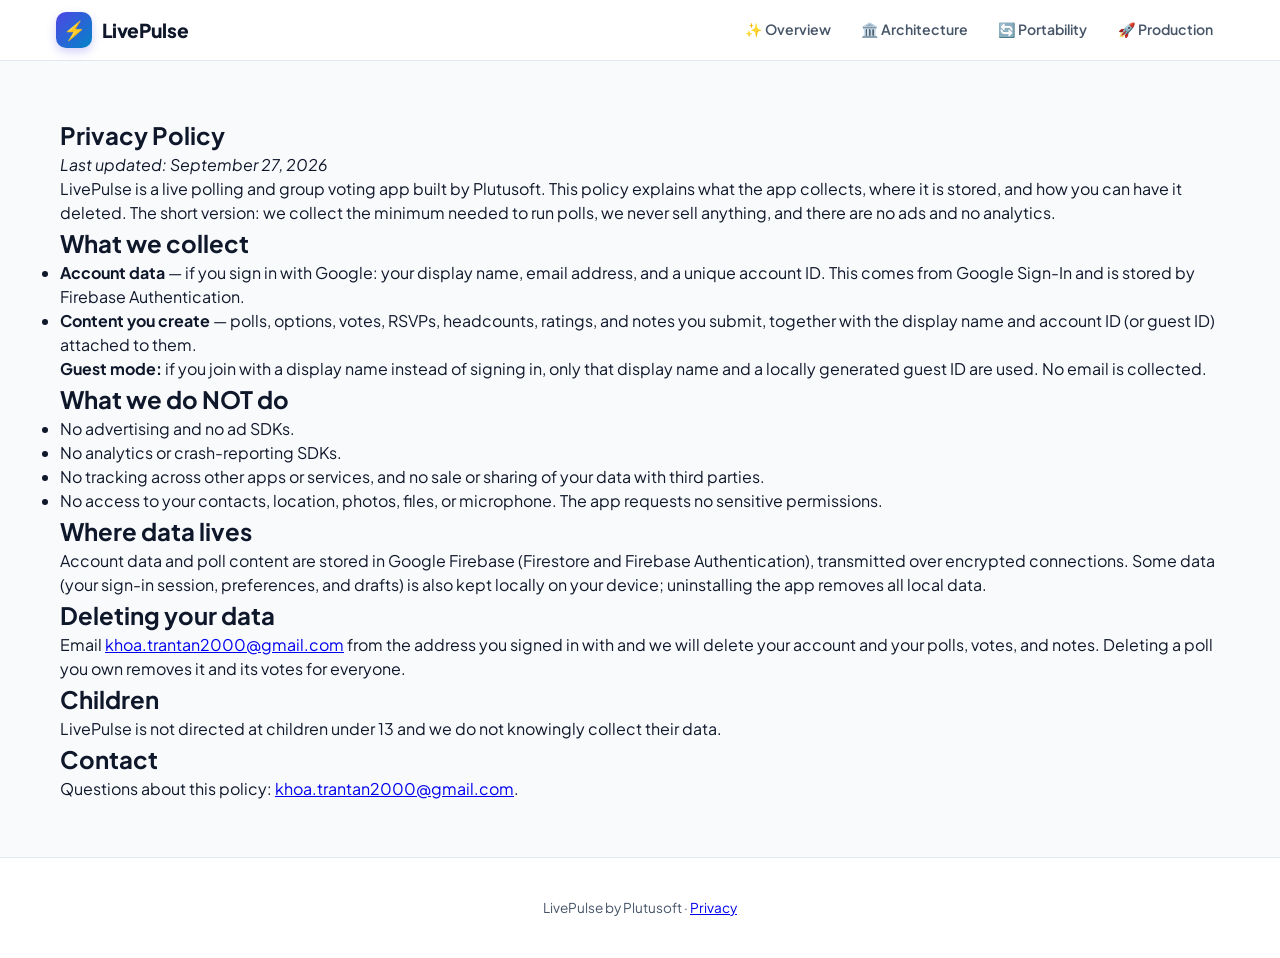
<file: docs/privacy.html>
<!DOCTYPE html>
<html lang="en">
<head>
  <meta charset="UTF-8" />
  <meta name="viewport" content="width=device-width, initial-scale=1.0" />
  <title>Privacy Policy - LivePulse</title>
  <meta name="description" content="What LivePulse collects, how it is stored, and how to get your data deleted." />
  <meta name="theme-color" content="#4F46E5" />

  <link rel="preconnect" href="https://fonts.googleapis.com">
  <link rel="preconnect" href="https://fonts.gstatic.com" crossorigin>
  <link href="https://fonts.googleapis.com/css2?family=Plus+Jakarta+Sans:wght@400;500;600;700;800&family=JetBrains+Mono:wght@500;700&display=swap" rel="stylesheet">
  <link rel="stylesheet" href="styles.css">
</head>
<body>

  <header>
    <div class="nav-container">
      <a href="index.html" class="brand">
        <div class="brand-icon">⚡</div>
        <div class="brand-title">LivePulse</div>
      </a>
      <ul class="nav-links">
        <li class="nav-item"><a href="index.html" class="nav-link">✨ Overview</a></li>
        <li class="nav-item"><a href="architecture.html" class="nav-link">🏛️ Architecture</a></li>
        <li class="nav-item"><a href="portability.html" class="nav-link">🔄 Portability</a></li>
        <li class="nav-item"><a href="production.html" class="nav-link">🚀 Production</a></li>
      </ul>
    </div>
  </header>

  <main>
    <section class="section">
      <div class="container">
        <h1>Privacy Policy</h1>
        <p><em>Last updated: September 27, 2026</em></p>

        <p>LivePulse is a live polling and group voting app built by Plutusoft. This policy
        explains what the app collects, where it is stored, and how you can have it deleted.
        The short version: we collect the minimum needed to run polls, we never sell anything,
        and there are no ads and no analytics.</p>

        <h2>What we collect</h2>
        <ul>
          <li><strong>Account data</strong> — if you sign in with Google: your display name,
          email address, and a unique account ID. This comes from Google Sign-In and is stored
          by Firebase Authentication.</li>
          <li><strong>Content you create</strong> — polls, options, votes, RSVPs, headcounts,
          ratings, and notes you submit, together with the display name and account ID (or
          guest ID) attached to them.</li>
        </ul>
        <p><strong>Guest mode:</strong> if you join with a display name instead of signing in,
        only that display name and a locally generated guest ID are used. No email is collected.</p>

        <h2>What we do NOT do</h2>
        <ul>
          <li>No advertising and no ad SDKs.</li>
          <li>No analytics or crash-reporting SDKs.</li>
          <li>No tracking across other apps or services, and no sale or sharing of your data
          with third parties.</li>
          <li>No access to your contacts, location, photos, files, or microphone. The app
          requests no sensitive permissions.</li>
        </ul>

        <h2>Where data lives</h2>
        <p>Account data and poll content are stored in Google Firebase (Firestore and Firebase
        Authentication), transmitted over encrypted connections. Some data (your sign-in
        session, preferences, and drafts) is also kept locally on your device; uninstalling the
        app removes all local data.</p>

        <h2>Deleting your data</h2>
        <p>Email <a href="mailto:khoa.trantan2000@gmail.com">khoa.trantan2000@gmail.com</a> from the
        address you signed in with and we will delete your account and your polls, votes, and
        notes. Deleting a poll you own removes it and its votes for everyone.</p>

        <h2>Children</h2>
        <p>LivePulse is not directed at children under 13 and we do not knowingly collect their
        data.</p>

        <h2>Contact</h2>
        <p>Questions about this policy: <a href="mailto:khoa.trantan2000@gmail.com">khoa.trantan2000@gmail.com</a>.</p>
      </div>
    </section>
  </main>

  <footer>
    <div class="container">
      <p>LivePulse by Plutusoft · <a href="privacy.html">Privacy</a></p>
    </div>
  </footer>
</body>
</html>
</file>
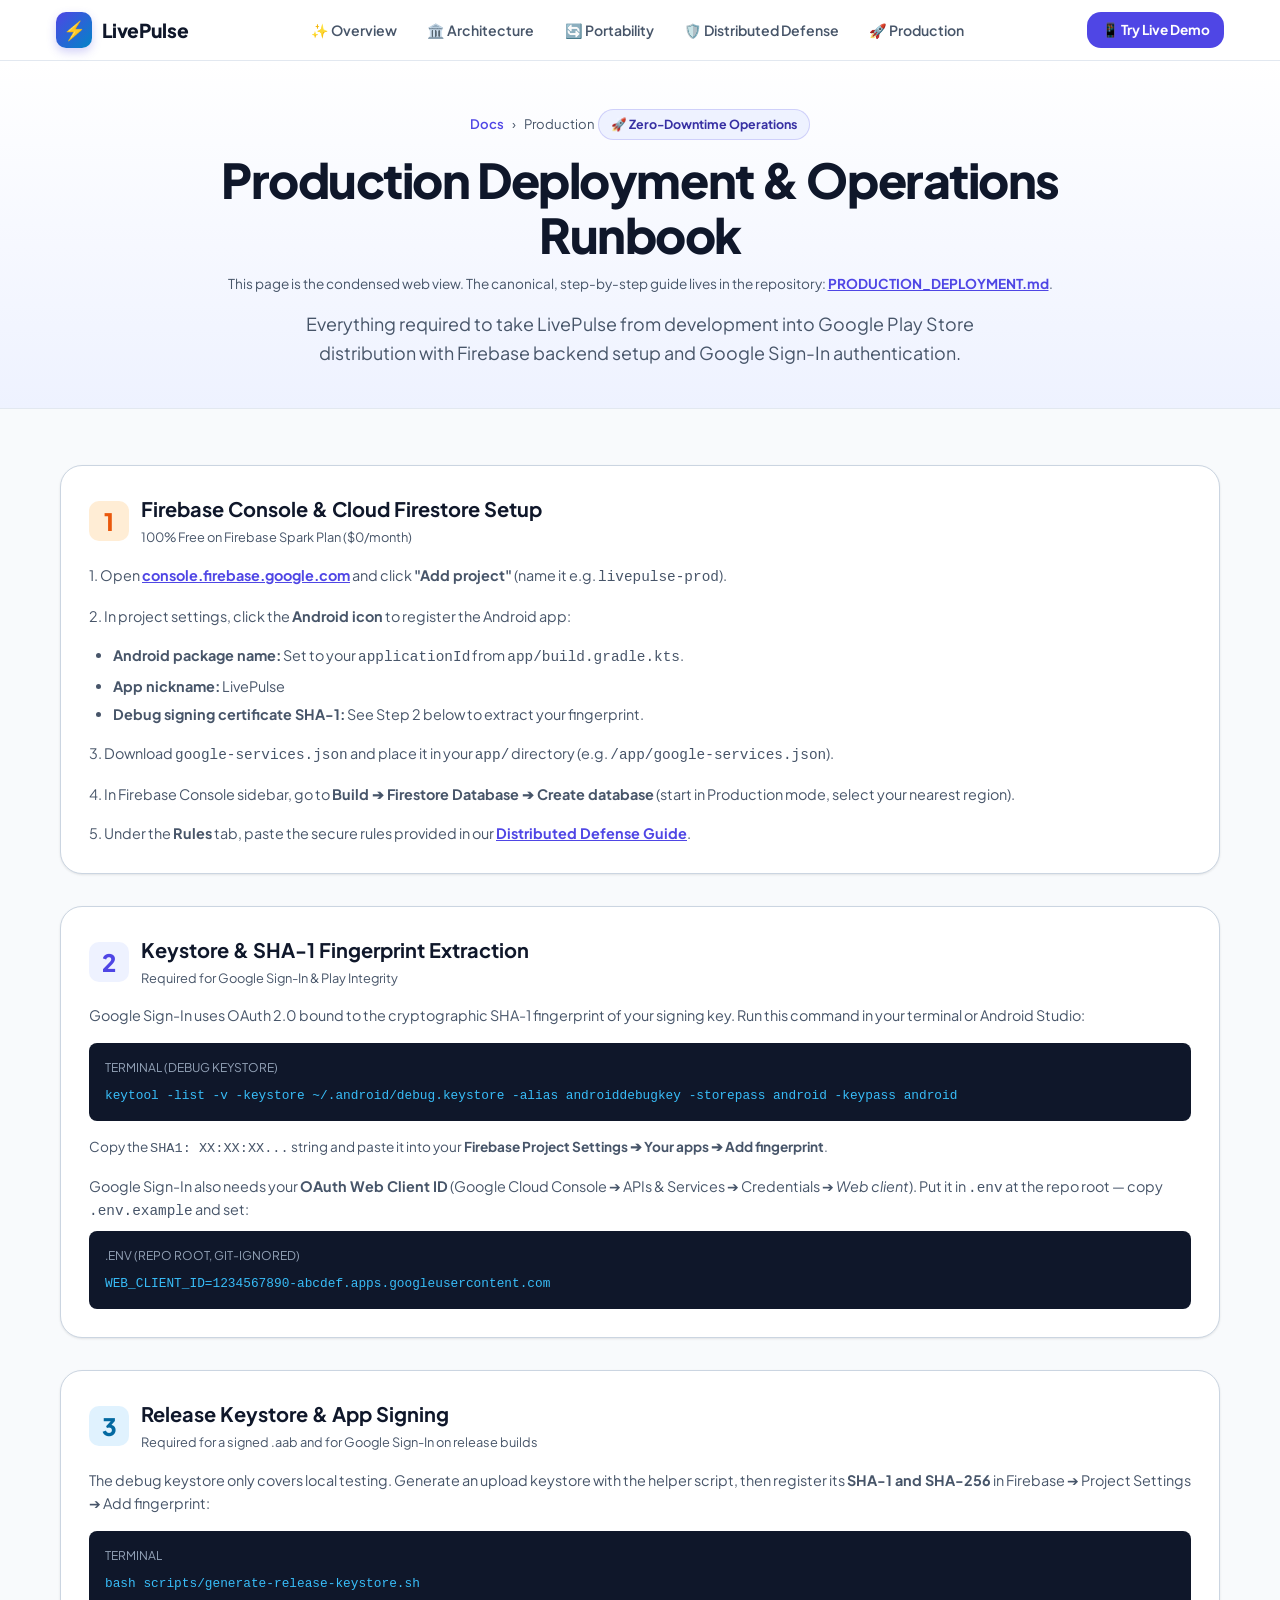
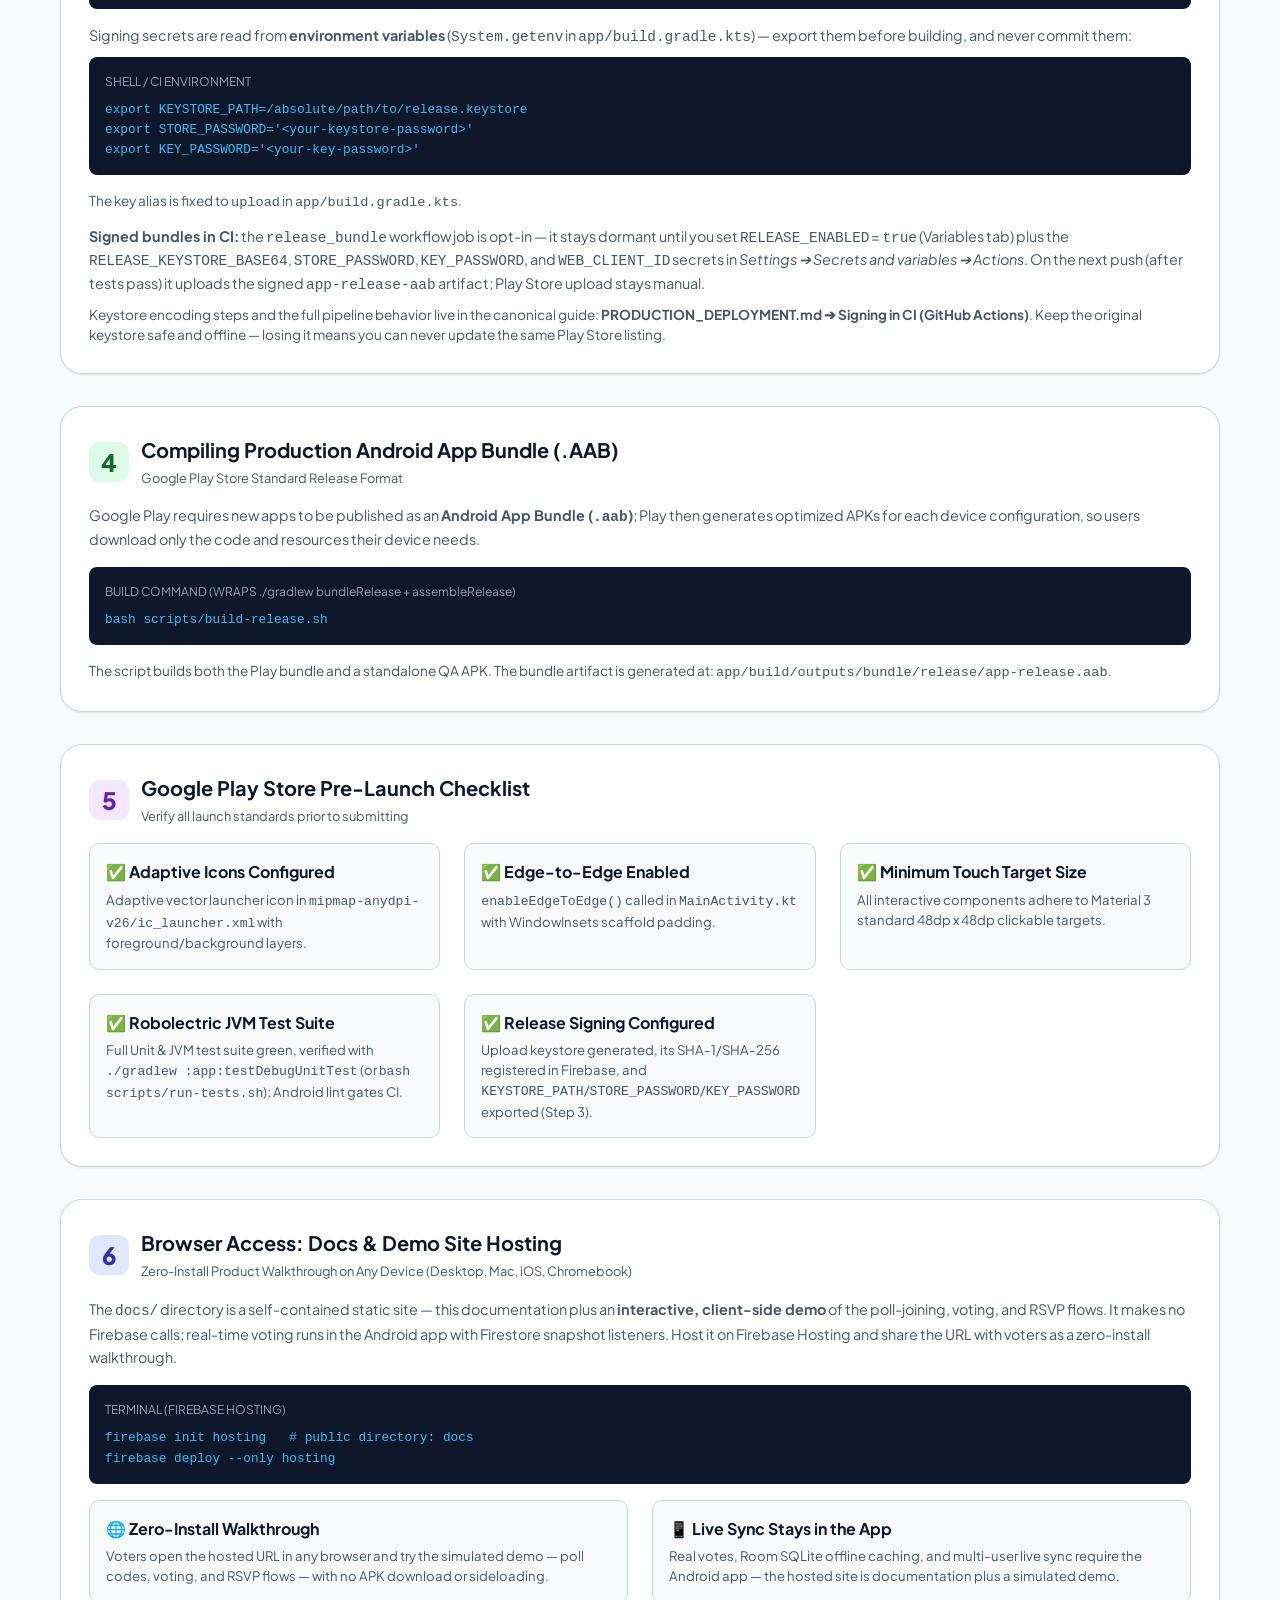
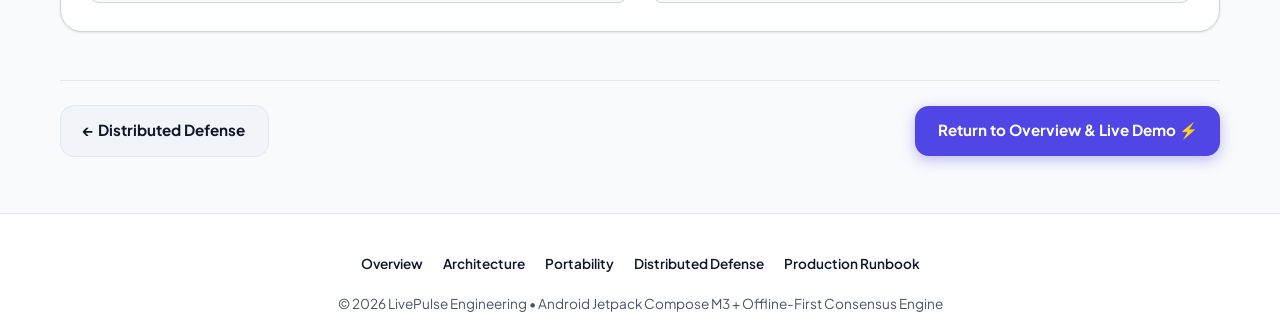
<file: docs/production.html>
<!DOCTYPE html>
<html lang="en">
<head>
  <meta charset="UTF-8" />
  <meta name="viewport" content="width=device-width, initial-scale=1.0" />
  <title>Production Deployment & Operations Runbook - LivePulse Docs</title>
  <meta name="description" content="Step-by-step runbook for Firebase Console setup, SHA-1 fingerprint extraction, Google Sign-In, and Android App Bundle (.aab) Play Store release." />
  <meta name="theme-color" content="#4F46E5" />
  
  <link rel="preconnect" href="https://fonts.googleapis.com">
  <link rel="preconnect" href="https://fonts.gstatic.com" crossorigin>
  <link href="https://fonts.googleapis.com/css2?family=Plus+Jakarta+Sans:wght@400;500;600;700;800&family=JetBrains+Mono:wght@500;700&display=swap" rel="stylesheet">
  <link rel="stylesheet" href="styles.css">
</head>
<body>

  <!-- Top Header Navigation -->
  <header>
    <div class="nav-container">
      <a href="index.html" class="brand">
        <div class="brand-icon">⚡</div>
        <div class="brand-title">LivePulse</div>
      </a>

      <!-- Desktop Navigation with Dropdowns -->
      <ul class="nav-links">
        <li class="nav-item">
          <a href="index.html" class="nav-link">✨ Overview</a>
        </li>
        <li class="nav-item">
          <a href="architecture.html" class="nav-link">🏛️ Architecture</a>
        </li>
        <li class="nav-item">
          <a href="portability.html" class="nav-link">🔄 Portability</a>
        </li>
        <li class="nav-item">
          <a href="defense.html" class="nav-link">🛡️ Distributed Defense</a>
        </li>
        <li class="nav-item active">
          <a href="production.html" class="nav-link">🚀 Production</a>
        </li>
      </ul>

      <!-- Right Action & Mobile Toggle -->
      <div class="header-actions">
        <a href="index.html#demo" class="header-cta-btn">
          📱 Try Live Demo
        </a>
        <button class="mobile-menu-toggle" onclick="toggleMobileNav()" aria-label="Toggle navigation menu">
          ☰
        </button>
      </div>
    </div>
  </header>

  <!-- Mobile Navigation Drawer -->
  <div class="mobile-nav-drawer" id="mobileNavDrawer" onclick="closeMobileNavOnBackdrop(event)">
    <div class="mobile-nav-panel">
      <div style="display: flex; justify-content: space-between; align-items: center; margin-bottom: 1rem; padding-bottom: 0.5rem; border-bottom: 1px solid var(--outline-variant);">
        <div style="font-weight: 800; font-size: 1.1rem; color: var(--primary);">⚡ LivePulse Docs</div>
        <button onclick="toggleMobileNav()" style="background: none; border: none; font-size: 1.25rem; cursor: pointer;">✕</button>
      </div>
      <div style="display: flex; flex-direction: column; gap: 0.5rem;">
        <a href="index.html" class="dropdown-item"><span>✨</span> <span>Overview & Live Demo</span></a>
        <a href="architecture.html" class="dropdown-item"><span>🏛️</span> <span>System Architecture</span></a>
        <a href="portability.html" class="dropdown-item"><span>🔄</span> <span>Backend Portability</span></a>
        <a href="defense.html" class="dropdown-item"><span>🛡️</span> <span>Distributed Defense</span></a>
        <a href="production.html" class="dropdown-item" style="background: var(--primary-container); color: var(--primary); font-weight: 700;"><span>🚀</span> <span>Production & Deploy</span></a>
      </div>
    </div>
  </div>

  <!-- Page Hero -->
  <div class="page-hero">
    <div class="page-hero-container">
      <div class="breadcrumb-nav">
        <a href="index.html">Docs</a> <span>›</span> <span>Production</span>
      </div>
      <div class="pill-badge" style="margin-bottom: 0.75rem;">🚀 Zero-Downtime Operations</div>
      <h1 class="hero-title" style="margin-bottom: 0.75rem;">Production Deployment & Operations Runbook</h1>
      <p style="font-size: 0.85rem; color: var(--on-surface-variant); margin-bottom: 1rem;">This page is the condensed web view. The canonical, step-by-step guide lives in the repository: <a href="https://github.com/TRANTANKHOA/livepoll/blob/main/PRODUCTION_DEPLOYMENT.md" target="_blank" rel="noopener noreferrer" style="color: var(--primary); font-weight: 700;">PRODUCTION_DEPLOYMENT.md</a>.</p>
      <p class="hero-desc" style="max-width: 760px; margin: 0 auto;">
        Everything required to take LivePulse from development into Google Play Store distribution with Firebase backend setup and Google Sign-In authentication.
      </p>
    </div>
  </div>

  <!-- Main Content Section -->
  <main class="section">
    
    <!-- Step 1: Firebase Console Setup -->
    <div style="background: var(--surface); border: 1px solid var(--outline-variant); border-radius: var(--radius-lg); padding: 1.75rem; box-shadow: var(--shadow-sm); margin-bottom: 2rem;">
      <div style="display: flex; align-items: center; gap: 0.75rem; margin-bottom: 1rem;">
        <span style="font-size: 1.5rem; background: #FFEDD5; color: #EA580C; width: 40px; height: 40px; border-radius: 10px; display: flex; align-items: center; justify-content: center; font-weight: 800;">1</span>
        <div>
          <h2 style="margin: 0; font-size: 1.25rem; color: var(--on-surface);">Firebase Console & Cloud Firestore Setup</h2>
          <span style="font-size: 0.8rem; color: var(--on-surface-variant);">100% Free on Firebase Spark Plan ($0/month)</span>
        </div>
      </div>

      <div style="display: flex; flex-direction: column; gap: 1rem; font-size: 0.9rem; color: var(--on-surface-variant); line-height: 1.6;">
        <p>1. Open <a href="https://console.firebase.google.com" target="_blank" rel="noopener noreferrer" style="color: var(--primary); font-weight: 700;">console.firebase.google.com</a> and click <b>"Add project"</b> (name it e.g. <code>livepulse-prod</code>).</p>
        <p>2. In project settings, click the <b>Android icon</b> to register the Android app:</p>
        <ul style="padding-left: 1.5rem; display: flex; flex-direction: column; gap: 0.35rem;">
          <li><b>Android package name:</b> Set to your <code>applicationId</code> from <code>app/build.gradle.kts</code>.</li>
          <li><b>App nickname:</b> LivePulse</li>
          <li><b>Debug signing certificate SHA-1:</b> See Step 2 below to extract your fingerprint.</li>
        </ul>
        <p>3. Download <code>google-services.json</code> and place it in your <code>app/</code> directory (e.g. <code>/app/google-services.json</code>).</p>
        <p>4. In Firebase Console sidebar, go to <b>Build ➔ Firestore Database ➔ Create database</b> (start in Production mode, select your nearest region).</p>
        <p>5. Under the <b>Rules</b> tab, paste the secure rules provided in our <a href="defense.html" style="color: var(--primary); font-weight: 700;">Distributed Defense Guide</a>.</p>
      </div>
    </div>

    <!-- Step 2: SHA-1 & Google Sign-In Extraction -->
    <div style="background: var(--surface); border: 1px solid var(--outline-variant); border-radius: var(--radius-lg); padding: 1.75rem; box-shadow: var(--shadow-sm); margin-bottom: 2rem;">
      <div style="display: flex; align-items: center; gap: 0.75rem; margin-bottom: 1rem;">
        <span style="font-size: 1.5rem; background: #EEF2FF; color: var(--primary); width: 40px; height: 40px; border-radius: 10px; display: flex; align-items: center; justify-content: center; font-weight: 800;">2</span>
        <div>
          <h2 style="margin: 0; font-size: 1.25rem; color: var(--on-surface);">Keystore & SHA-1 Fingerprint Extraction</h2>
          <span style="font-size: 0.8rem; color: var(--on-surface-variant);">Required for Google Sign-In & Play Integrity</span>
        </div>
      </div>

      <p style="font-size: 0.9rem; color: var(--on-surface-variant); margin-bottom: 1rem;">
        Google Sign-In uses OAuth 2.0 bound to the cryptographic SHA-1 fingerprint of your signing key. Run this command in your terminal or Android Studio:
      </p>

      <div style="background: #0F172A; border-radius: 8px; padding: 1rem; color: #F8FAFC; margin-bottom: 1rem;">
        <div style="display: flex; justify-content: space-between; font-size: 0.75rem; color: #94A3B8; margin-bottom: 0.5rem;">
          <span>TERMINAL (DEBUG KEYSTORE)</span>
        </div>
        <pre style="margin: 0; font-family: 'JetBrains Mono', monospace; font-size: 0.8rem; color: #38BDF8; overflow-x: auto;"><code>keytool -list -v -keystore ~/.android/debug.keystore -alias androiddebugkey -storepass android -keypass android</code></pre>
      </div>

      <p style="font-size: 0.85rem; color: var(--on-surface-variant); margin-bottom: 1rem;">
        Copy the <code>SHA1: XX:XX:XX...</code> string and paste it into your <b>Firebase Project Settings ➔ Your apps ➔ Add fingerprint</b>.
      </p>

      <p style="font-size: 0.9rem; color: var(--on-surface-variant); margin-bottom: 0.5rem;">
        Google Sign-In also needs your <b>OAuth Web Client ID</b> (Google Cloud Console ➔ APIs &amp; Services ➔ Credentials ➔ <i>Web client</i>). Put it in <code>.env</code> at the repo root — copy <code>.env.example</code> and set:
      </p>

      <div style="background: #0F172A; border-radius: 8px; padding: 1rem; color: #F8FAFC;">
        <div style="display: flex; justify-content: space-between; font-size: 0.75rem; color: #94A3B8; margin-bottom: 0.5rem;">
          <span>.ENV (REPO ROOT, GIT-IGNORED)</span>
        </div>
        <pre style="margin: 0; font-family: 'JetBrains Mono', monospace; font-size: 0.8rem; color: #38BDF8; overflow-x: auto;"><code>WEB_CLIENT_ID=1234567890-abcdef.apps.googleusercontent.com</code></pre>
      </div>
    </div>

    <!-- Step 3: Release Keystore & App Signing -->
    <div style="background: var(--surface); border: 1px solid var(--outline-variant); border-radius: var(--radius-lg); padding: 1.75rem; box-shadow: var(--shadow-sm); margin-bottom: 2rem;">
      <div style="display: flex; align-items: center; gap: 0.75rem; margin-bottom: 1rem;">
        <span style="font-size: 1.5rem; background: #E0F2FE; color: #0369A1; width: 40px; height: 40px; border-radius: 10px; display: flex; align-items: center; justify-content: center; font-weight: 800;">3</span>
        <div>
          <h2 style="margin: 0; font-size: 1.25rem; color: var(--on-surface);">Release Keystore & App Signing</h2>
          <span style="font-size: 0.8rem; color: var(--on-surface-variant);">Required for a signed .aab and for Google Sign-In on release builds</span>
        </div>
      </div>

      <p style="font-size: 0.9rem; color: var(--on-surface-variant); margin-bottom: 1rem; line-height: 1.6;">
        The debug keystore only covers local testing. Generate an upload keystore with the helper script, then register its <b>SHA-1 and SHA-256</b> in Firebase ➔ Project Settings ➔ Add fingerprint:
      </p>

      <div style="background: #0F172A; border-radius: 8px; padding: 1rem; color: #F8FAFC; margin-bottom: 1rem;">
        <div style="display: flex; justify-content: space-between; font-size: 0.75rem; color: #94A3B8; margin-bottom: 0.5rem;">
          <span>TERMINAL</span>
        </div>
        <pre style="margin: 0; font-family: 'JetBrains Mono', monospace; font-size: 0.8rem; color: #38BDF8; overflow-x: auto;"><code>bash scripts/generate-release-keystore.sh</code></pre>
      </div>

      <p style="font-size: 0.9rem; color: var(--on-surface-variant); margin-bottom: 0.5rem;">
        Signing secrets are read from <b>environment variables</b> (<code>System.getenv</code> in <code>app/build.gradle.kts</code>) — export them before building, and never commit them:
      </p>

      <div style="background: #0F172A; border-radius: 8px; padding: 1rem; color: #F8FAFC;">
        <div style="display: flex; justify-content: space-between; font-size: 0.75rem; color: #94A3B8; margin-bottom: 0.5rem;">
          <span>SHELL / CI ENVIRONMENT</span>
        </div>
        <pre style="margin: 0; font-family: 'JetBrains Mono', monospace; font-size: 0.8rem; color: #38BDF8; overflow-x: auto;"><code>export KEYSTORE_PATH=/absolute/path/to/release.keystore
export STORE_PASSWORD='&lt;your-keystore-password&gt;'
export KEY_PASSWORD='&lt;your-key-password&gt;'</code></pre>
      </div>

      <p style="font-size: 0.85rem; color: var(--on-surface-variant); margin-top: 1rem; margin-bottom: 0.75rem;">
        The key alias is fixed to <code>upload</code> in <code>app/build.gradle.kts</code>.
      </p>

      <p style="font-size: 0.9rem; color: var(--on-surface-variant); margin-bottom: 0.5rem;">
        <b>Signed bundles in CI:</b> the <code>release_bundle</code> workflow job is opt-in — it stays dormant until you set <code>RELEASE_ENABLED</code> = <code>true</code> (Variables tab) plus the <code>RELEASE_KEYSTORE_BASE64</code>, <code>STORE_PASSWORD</code>, <code>KEY_PASSWORD</code>, and <code>WEB_CLIENT_ID</code> secrets in <i>Settings ➔ Secrets and variables ➔ Actions</i>. On the next push (after tests pass) it uploads the signed <code>app-release-aab</code> artifact; Play Store upload stays manual.
      </p>

      <p style="font-size: 0.85rem; color: var(--on-surface-variant); margin-bottom: 0;">
        Keystore encoding steps and the full pipeline behavior live in the canonical guide: <b>PRODUCTION_DEPLOYMENT.md ➔ Signing in CI (GitHub Actions)</b>. Keep the original keystore safe and offline — losing it means you can never update the same Play Store listing.
      </p>
    </div>

    <!-- Step 4: Android App Bundle (.aab) Build -->
    <div style="background: var(--surface); border: 1px solid var(--outline-variant); border-radius: var(--radius-lg); padding: 1.75rem; box-shadow: var(--shadow-sm); margin-bottom: 2rem;">
      <div style="display: flex; align-items: center; gap: 0.75rem; margin-bottom: 1rem;">
        <span style="font-size: 1.5rem; background: #DCFCE7; color: #166534; width: 40px; height: 40px; border-radius: 10px; display: flex; align-items: center; justify-content: center; font-weight: 800;">4</span>
        <div>
          <h2 style="margin: 0; font-size: 1.25rem; color: var(--on-surface);">Compiling Production Android App Bundle (.AAB)</h2>
          <span style="font-size: 0.8rem; color: var(--on-surface-variant);">Google Play Store Standard Release Format</span>
        </div>
      </div>

      <p style="font-size: 0.9rem; color: var(--on-surface-variant); margin-bottom: 1rem;">
        Google Play requires new apps to be published as an <b>Android App Bundle (<code>.aab</code>)</b>; Play then generates optimized APKs for each device configuration, so users download only the code and resources their device needs.
      </p>

      <div style="background: #0F172A; border-radius: 8px; padding: 1rem; color: #F8FAFC; margin-bottom: 1rem;">
        <div style="display: flex; justify-content: space-between; font-size: 0.75rem; color: #94A3B8; margin-bottom: 0.5rem;">
          <span>BUILD COMMAND (WRAPS ./gradlew bundleRelease + assembleRelease)</span>
        </div>
        <pre style="margin: 0; font-family: 'JetBrains Mono', monospace; font-size: 0.8rem; color: #38BDF8; overflow-x: auto;"><code>bash scripts/build-release.sh</code></pre>
      </div>

      <p style="font-size: 0.85rem; color: var(--on-surface-variant);">
        The script builds both the Play bundle and a standalone QA APK. The bundle artifact is generated at: <code>app/build/outputs/bundle/release/app-release.aab</code>.
      </p>
    </div>

    <!-- Step 5: Google Play Store Release Checklist -->
    <div style="background: var(--surface); border: 1px solid var(--outline-variant); border-radius: var(--radius-lg); padding: 1.75rem; box-shadow: var(--shadow-sm); margin-bottom: 2rem;">
      <div style="display: flex; align-items: center; gap: 0.75rem; margin-bottom: 1rem;">
        <span style="font-size: 1.5rem; background: #F3E8FF; color: #6B21A8; width: 40px; height: 40px; border-radius: 10px; display: flex; align-items: center; justify-content: center; font-weight: 800;">5</span>
        <div>
          <h2 style="margin: 0; font-size: 1.25rem; color: var(--on-surface);">Google Play Store Pre-Launch Checklist</h2>
          <span style="font-size: 0.8rem; color: var(--on-surface-variant);">Verify all launch standards prior to submitting</span>
        </div>
      </div>

      <div class="grid-2">
        <div style="background: var(--surface-container-low); padding: 1rem; border-radius: 10px; border: 1px solid var(--outline-variant);">
          <div style="font-weight: 700; color: var(--on-surface); margin-bottom: 0.35rem;">✅ Adaptive Icons Configured</div>
          <p style="font-size: 0.82rem; color: var(--on-surface-variant); margin: 0;">Adaptive vector launcher icon in <code>mipmap-anydpi-v26/ic_launcher.xml</code> with foreground/background layers.</p>
        </div>

        <div style="background: var(--surface-container-low); padding: 1rem; border-radius: 10px; border: 1px solid var(--outline-variant);">
          <div style="font-weight: 700; color: var(--on-surface); margin-bottom: 0.35rem;">✅ Edge-to-Edge Enabled</div>
          <p style="font-size: 0.82rem; color: var(--on-surface-variant); margin: 0;"><code>enableEdgeToEdge()</code> called in <code>MainActivity.kt</code> with WindowInsets scaffold padding.</p>
        </div>

        <div style="background: var(--surface-container-low); padding: 1rem; border-radius: 10px; border: 1px solid var(--outline-variant);">
          <div style="font-weight: 700; color: var(--on-surface); margin-bottom: 0.35rem;">✅ Minimum Touch Target Size</div>
          <p style="font-size: 0.82rem; color: var(--on-surface-variant); margin: 0;">All interactive components adhere to Material 3 standard 48dp x 48dp clickable targets.</p>
        </div>

        <div style="background: var(--surface-container-low); padding: 1rem; border-radius: 10px; border: 1px solid var(--outline-variant);">
          <div style="font-weight: 700; color: var(--on-surface); margin-bottom: 0.35rem;">✅ Robolectric JVM Test Suite</div>
          <p style="font-size: 0.82rem; color: var(--on-surface-variant); margin: 0;">Full Unit &amp; JVM test suite green, verified with <code>./gradlew :app:testDebugUnitTest</code> (or <code>bash scripts/run-tests.sh</code>); Android lint gates CI.</p>
        </div>

        <div style="background: var(--surface-container-low); padding: 1rem; border-radius: 10px; border: 1px solid var(--outline-variant);">
          <div style="font-weight: 700; color: var(--on-surface); margin-bottom: 0.35rem;">✅ Release Signing Configured</div>
          <p style="font-size: 0.82rem; color: var(--on-surface-variant); margin: 0;">Upload keystore generated, its SHA-1/SHA-256 registered in Firebase, and <code>KEYSTORE_PATH</code>/<code>STORE_PASSWORD</code>/<code>KEY_PASSWORD</code> exported (Step 3).</p>
        </div>
      </div>
    </div>

    <!-- Step 6: Browser Access: Docs & Demo Hosting -->
    <div style="background: var(--surface); border: 1px solid var(--outline-variant); border-radius: var(--radius-lg); padding: 1.75rem; box-shadow: var(--shadow-sm);">
      <div style="display: flex; align-items: center; gap: 0.75rem; margin-bottom: 1rem;">
        <span style="font-size: 1.5rem; background: #E0E7FF; color: #3730A3; width: 40px; height: 40px; border-radius: 10px; display: flex; align-items: center; justify-content: center; font-weight: 800;">6</span>
        <div>
          <h2 style="margin: 0; font-size: 1.25rem; color: var(--on-surface);">Browser Access: Docs &amp; Demo Site Hosting</h2>
          <span style="font-size: 0.8rem; color: var(--on-surface-variant);">Zero-Install Product Walkthrough on Any Device (Desktop, Mac, iOS, Chromebook)</span>
        </div>
      </div>

      <p style="font-size: 0.9rem; color: var(--on-surface-variant); margin-bottom: 1rem; line-height: 1.6;">
        The <code>docs/</code> directory is a self-contained static site — this documentation plus an <b>interactive, client-side demo</b> of the poll-joining, voting, and RSVP flows. It makes no Firebase calls; real-time voting runs in the Android app with Firestore snapshot listeners. Host it on Firebase Hosting and share the URL with voters as a zero-install walkthrough.
      </p>

      <div style="background: #0F172A; border-radius: 8px; padding: 1rem; color: #F8FAFC; margin-bottom: 1rem;">
        <div style="display: flex; justify-content: space-between; font-size: 0.75rem; color: #94A3B8; margin-bottom: 0.5rem;">
          <span>TERMINAL (FIREBASE HOSTING)</span>
        </div>
        <pre style="margin: 0; font-family: 'JetBrains Mono', monospace; font-size: 0.8rem; color: #38BDF8; overflow-x: auto;"><code>firebase init hosting   # public directory: docs
firebase deploy --only hosting</code></pre>
      </div>

      <div class="grid-2">
        <div style="background: var(--surface-container-low); padding: 1rem; border-radius: 10px; border: 1px solid var(--outline-variant);">
          <div style="font-weight: 700; color: var(--on-surface); margin-bottom: 0.35rem;">🌐 Zero-Install Walkthrough</div>
          <p style="font-size: 0.82rem; color: var(--on-surface-variant); margin: 0;">Voters open the hosted URL in any browser and try the simulated demo — poll codes, voting, and RSVP flows — with no APK download or sideloading.</p>
        </div>

        <div style="background: var(--surface-container-low); padding: 1rem; border-radius: 10px; border: 1px solid var(--outline-variant);">
          <div style="font-weight: 700; color: var(--on-surface); margin-bottom: 0.35rem;">📱 Live Sync Stays in the App</div>
          <p style="font-size: 0.82rem; color: var(--on-surface-variant); margin: 0;">Real votes, Room SQLite offline caching, and multi-user live sync require the Android app — the hosted site is documentation plus a simulated demo.</p>
        </div>
      </div>
    </div>

    <!-- Navigation between modules -->
    <div style="display: flex; justify-content: space-between; align-items: center; margin-top: 3rem; padding-top: 1.5rem; border-top: 1px solid var(--outline);">
      <a href="defense.html" class="btn btn-tonal">← Distributed Defense</a>
      <a href="index.html" class="btn btn-primary">Return to Overview & Live Demo ⚡</a>
    </div>
  </main>

  <!-- Footer -->
  <footer>
    <ul class="footer-links">
      <li><a href="index.html">Overview</a></li>
      <li><a href="architecture.html">Architecture</a></li>
      <li><a href="portability.html">Portability</a></li>
      <li><a href="defense.html">Distributed Defense</a></li>
      <li><a href="production.html">Production Runbook</a></li>
    </ul>
    <p>© 2026 LivePulse Engineering • Android Jetpack Compose M3 + Offline-First Consensus Engine</p>
  </footer>

  <script>
    function toggleMobileNav() {
      const drawer = document.getElementById('mobileNavDrawer');
      drawer.classList.toggle('open');
    }

    function closeMobileNavOnBackdrop(event) {
      if (event.target.id === 'mobileNavDrawer') {
        toggleMobileNav();
      }
    }
  </script>
</body>
</html>
</file>
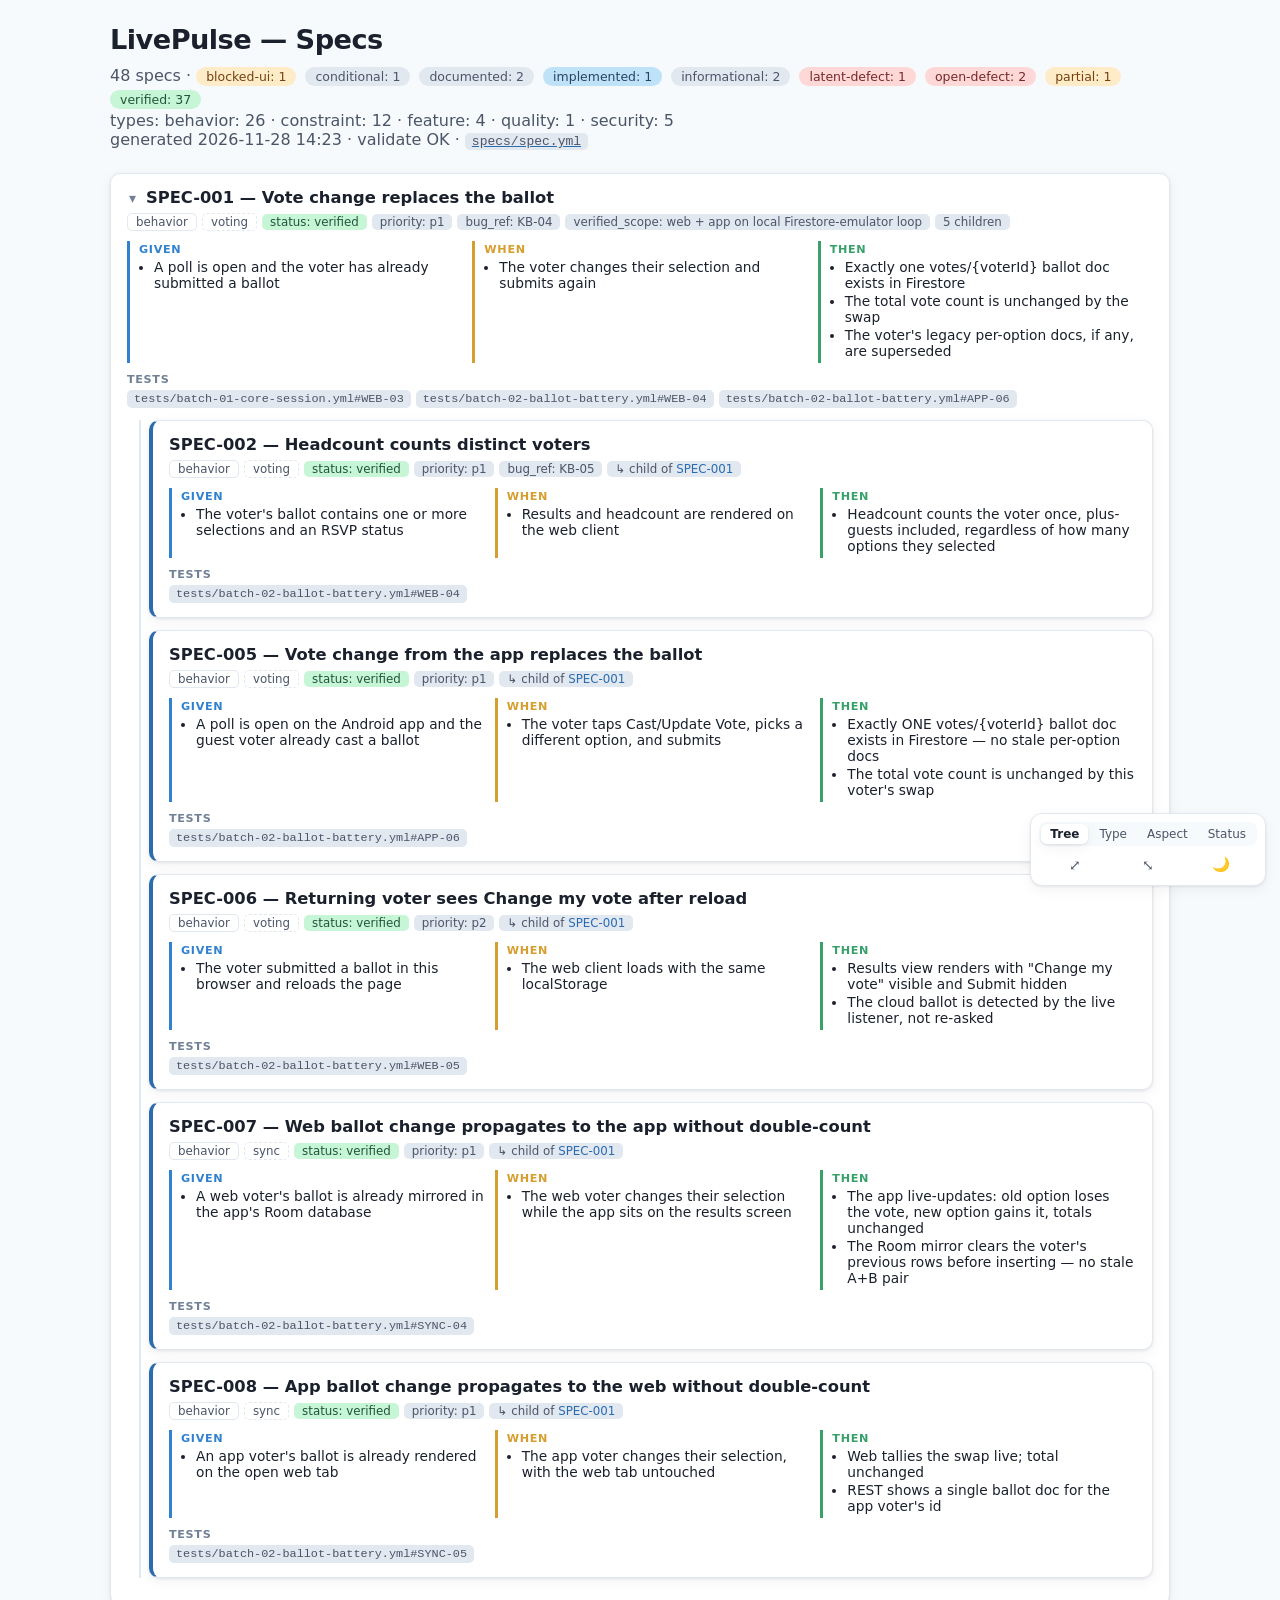
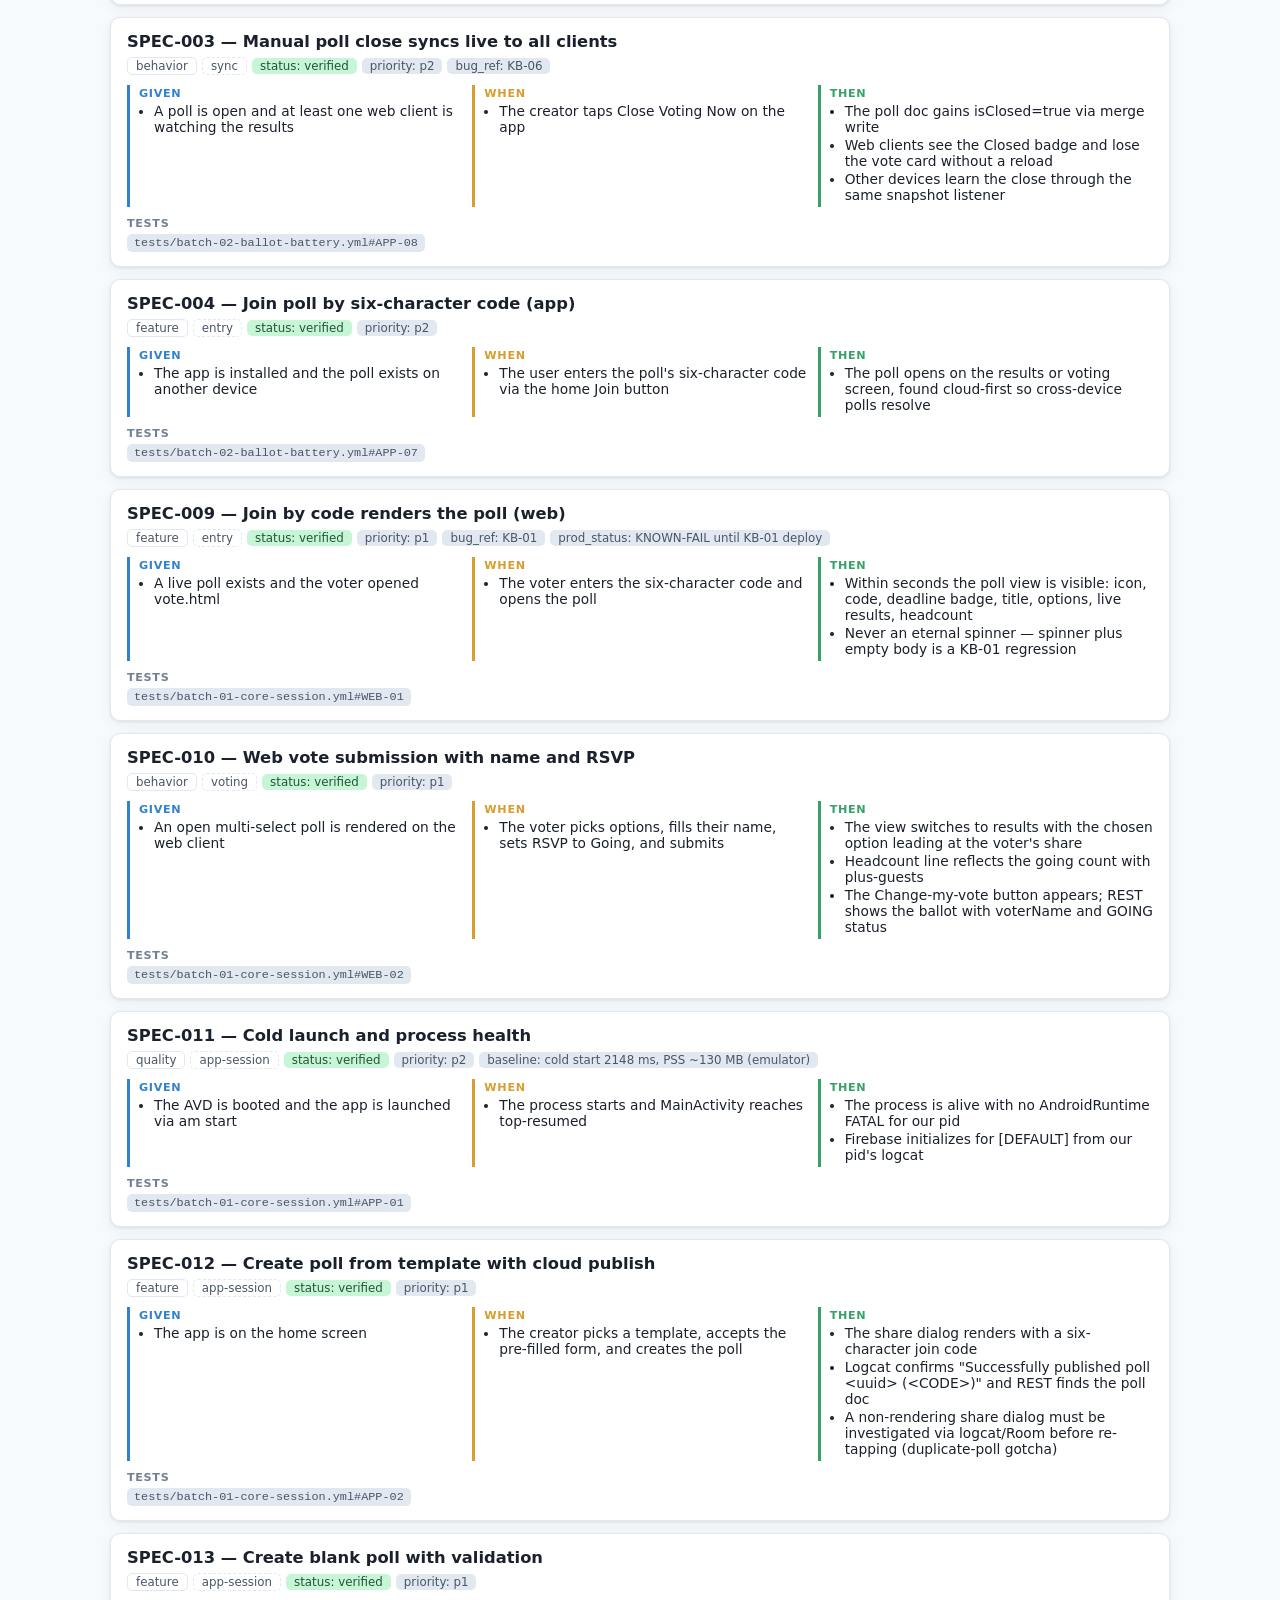
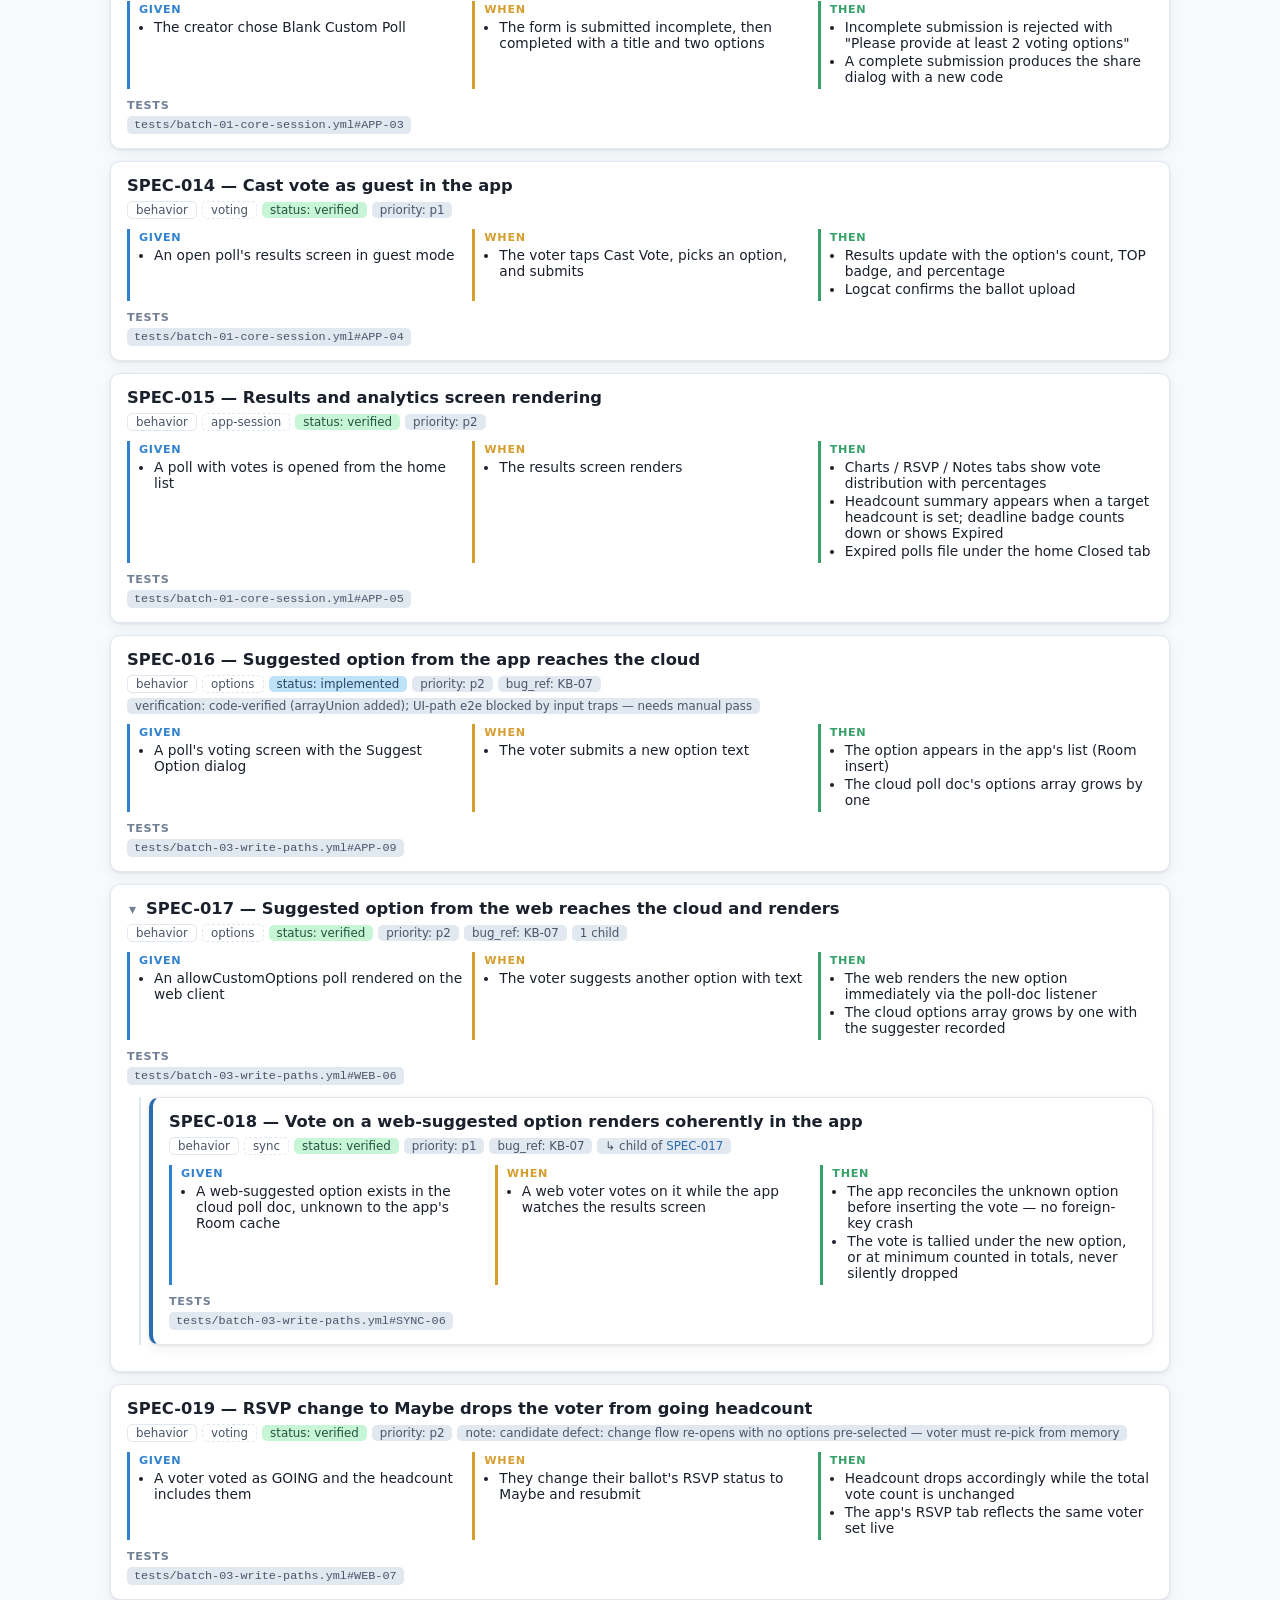
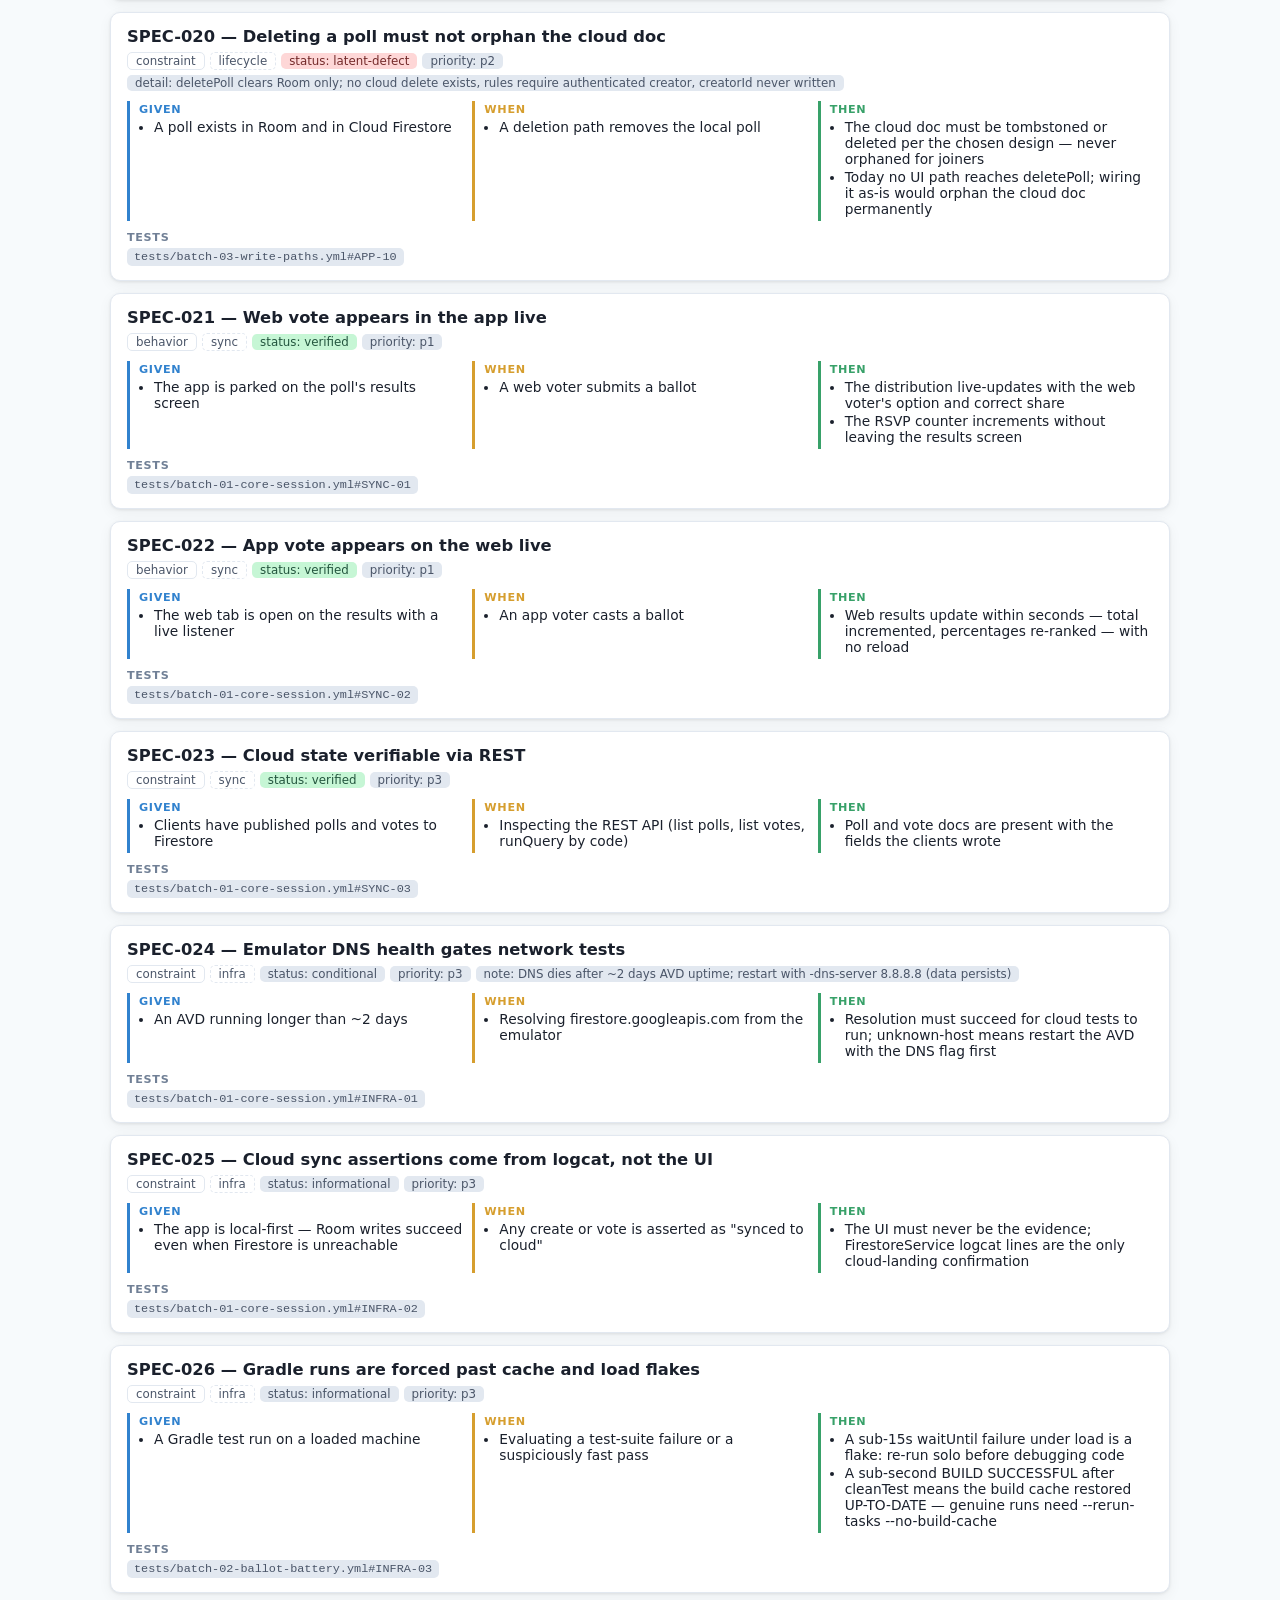
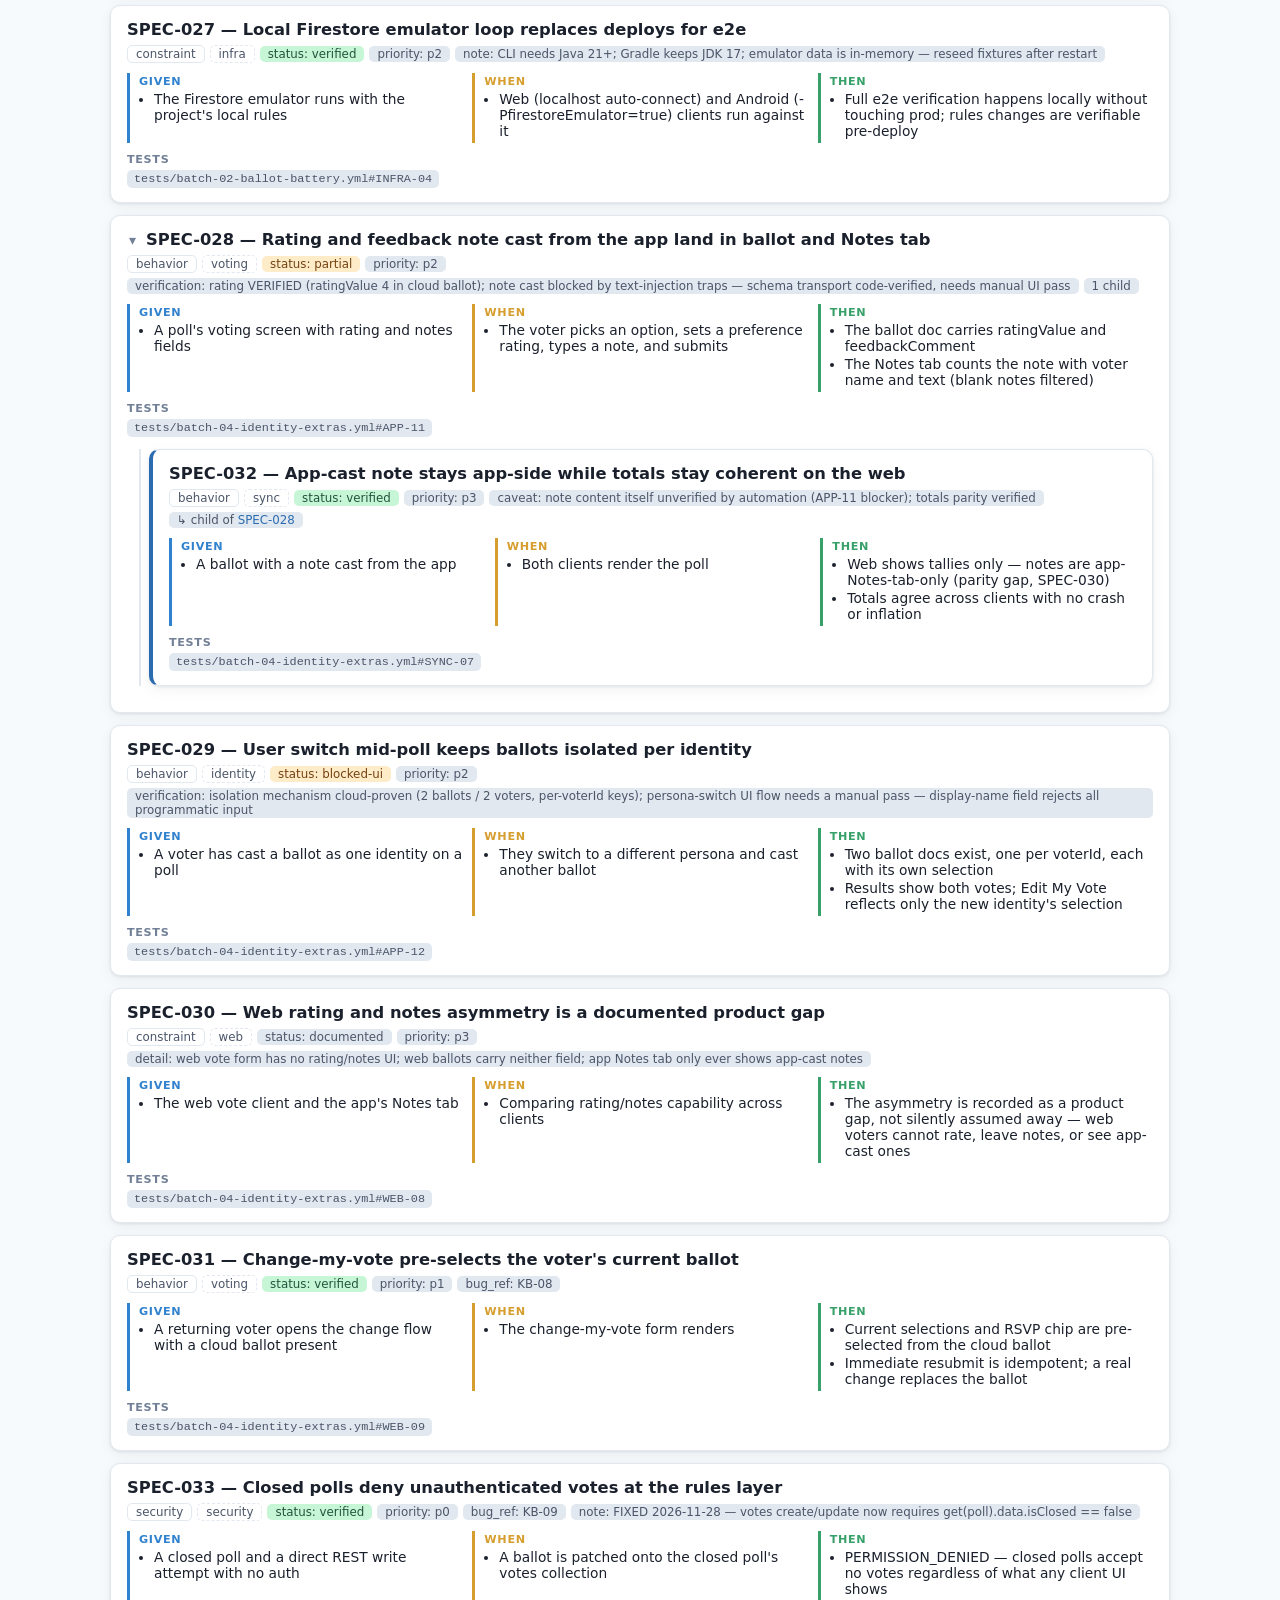
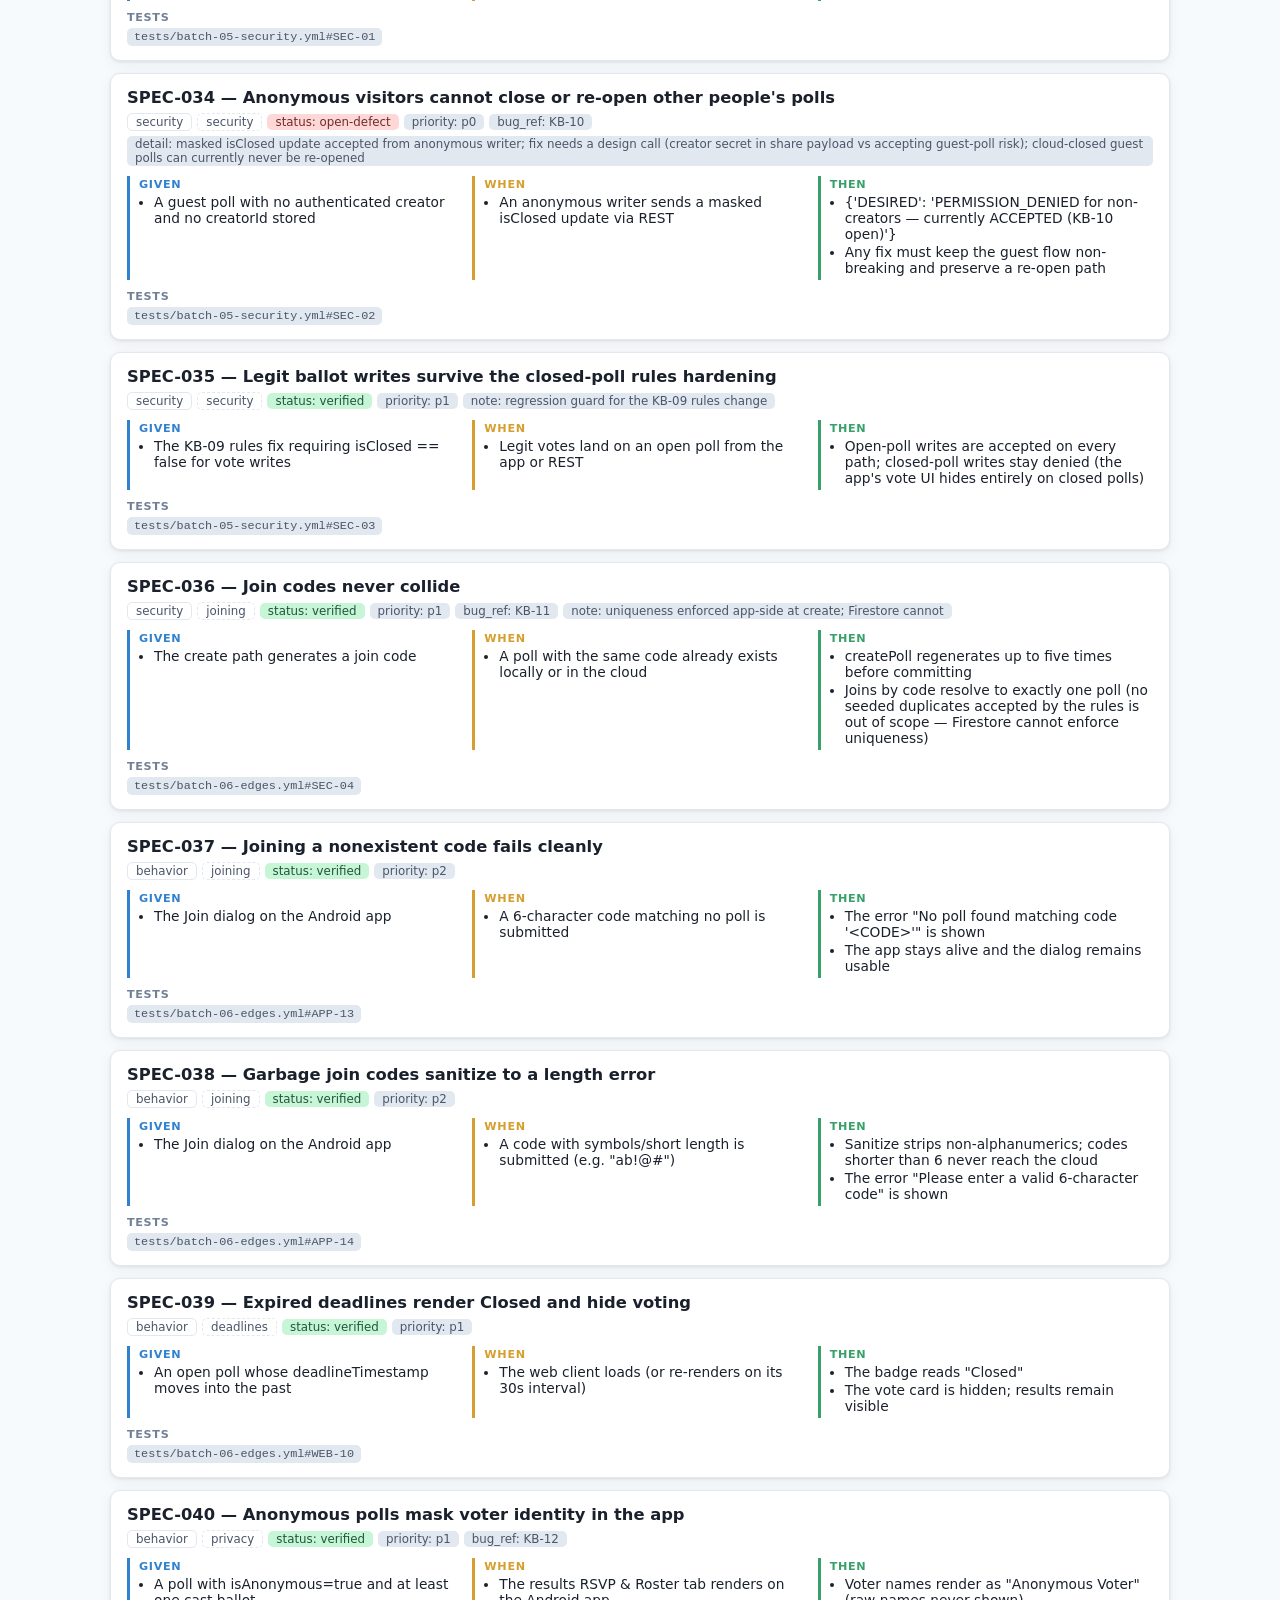
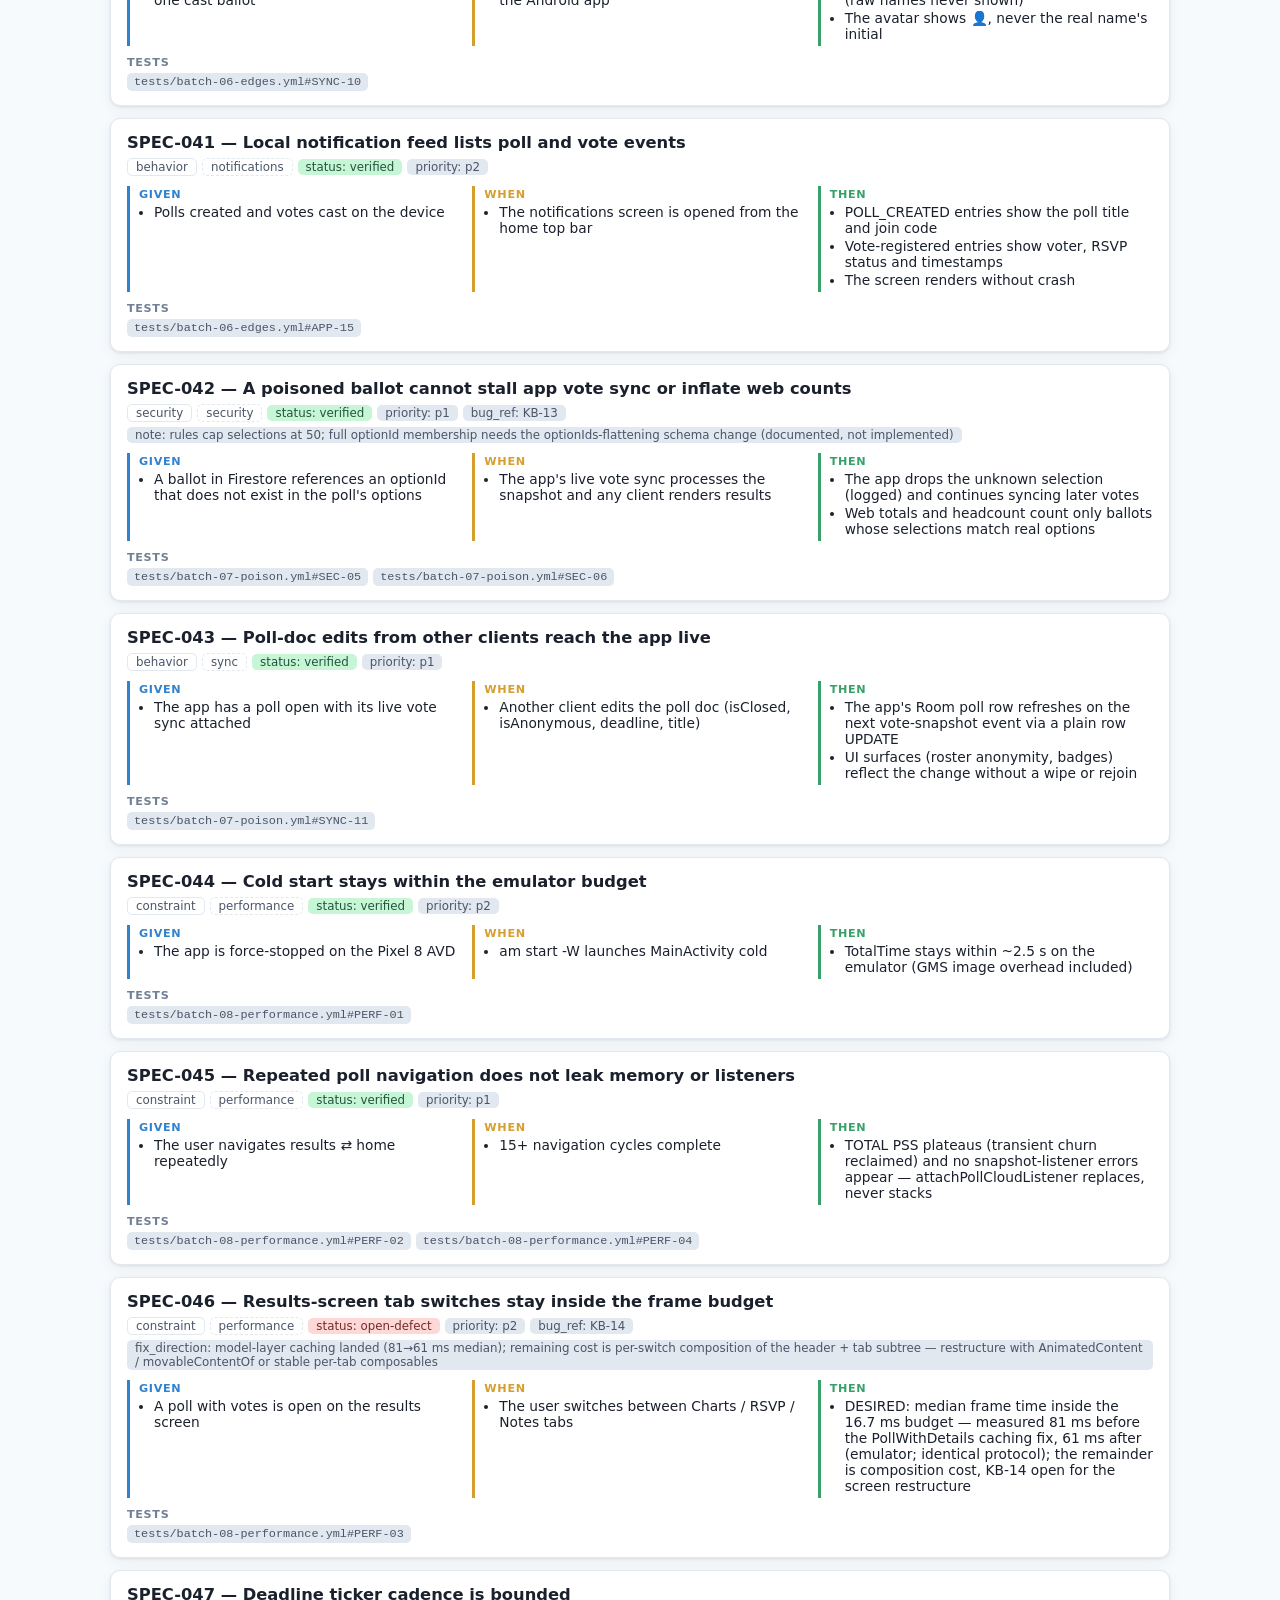
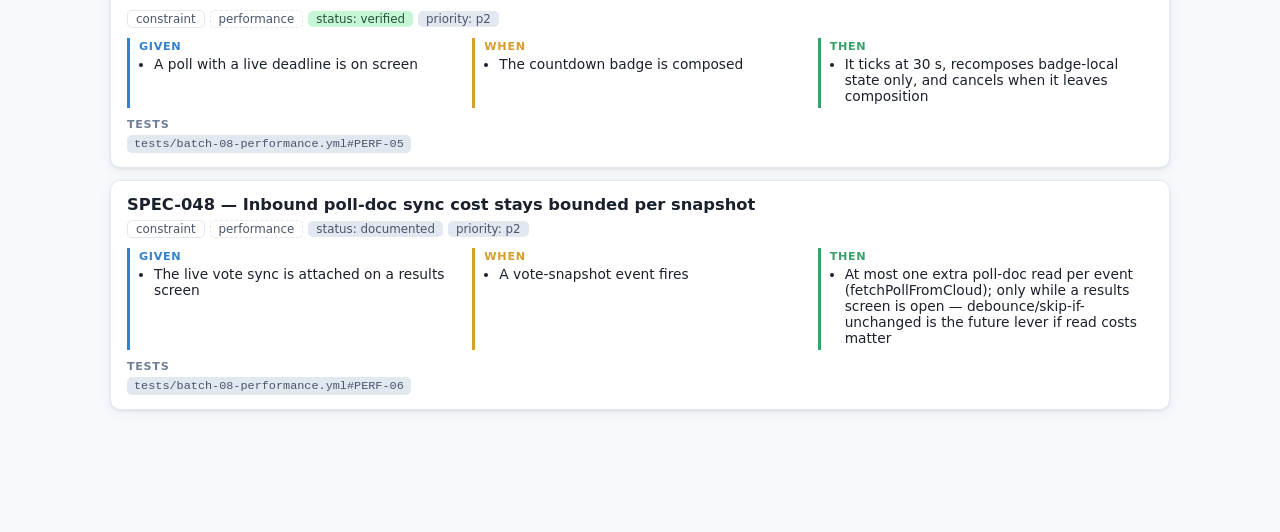
<file: specs/spec.html>
<!DOCTYPE html>
<html lang="en">
<head>
<meta charset="UTF-8">
<meta name="viewport" content="width=device-width, initial-scale=1.0">
<title>LivePulse — Specs</title>
<style>
  :root { --bg:#f7fafc; --card:#ffffff; --text:#1a202c; --muted:#4a5568; --faint:#718096;
    --border:#e2e8f0; --accent:#2b6cb0;
    --shadow:0 1px 3px rgba(0,0,0,.08),0 4px 14px rgba(0,0,0,.05);
    --ok-bg:#c6f6d5; --ok-tx:#22543d; --impl-bg:#bee3f8; --impl-tx:#2a4365;
    --warn-bg:#feebc8; --warn-tx:#744210; --bad-bg:#fed7d7; --bad-tx:#742a2a;
    --gray-bg:#e2e8f0; --gray-tx:#4a5568;
    --c-given:#3182ce; --c-when:#d69e2e; --c-then:#38a169; }
  html[data-theme="dark"] { --bg:#0f172a; --card:#1e293b; --text:#e2e8f0; --muted:#94a3b8; --faint:#64748b;
    --border:#334155; --accent:#63b3ed;
    --shadow:0 1px 3px rgba(0,0,0,.5),0 6px 18px rgba(0,0,0,.35);
    --ok-bg:rgba(72,187,120,.16); --ok-tx:#68d391; --impl-bg:rgba(99,179,237,.16); --impl-tx:#90cdf4;
    --warn-bg:rgba(237,137,54,.16); --warn-tx:#f6ad55; --bad-bg:rgba(245,101,101,.16); --bad-tx:#fc8181;
    --gray-bg:rgba(160,174,192,.14); --gray-tx:#a0aec0;
    --c-given:#63b3ed; --c-when:#f6ad55; --c-then:#68d391; }
  html { background: var(--bg); }
  body { font-family: system-ui, sans-serif; max-width: 1060px; margin: 0 auto;
    padding: 24px 24px 110px; color: var(--text); }
  header h1 { font-size: 1.7rem; margin: 0 0 6px; letter-spacing: -0.02em; }
  .summary { color: var(--muted); margin: 10px 0 24px; }
  .summary a { color: var(--accent); }
  .summary code { background: var(--gray-bg); color: var(--gray-tx); border-radius: 5px; padding: 1px 7px; }
  .pill { border: 0; border-radius: 999px; padding: 2px 10px; margin: 2px 4px 2px 0;
    font-size: 0.78rem; cursor: pointer; font-family: inherit; }
  .pill:hover { filter: brightness(1.06); }
  .st-verified { background: var(--ok-bg); color: var(--ok-tx); }
  .st-implemented { background: var(--impl-bg); color: var(--impl-tx); }
  .st-partial { background: var(--warn-bg); color: var(--warn-tx); }
  .st-open-defect { background: var(--bad-bg); color: var(--bad-tx); }
  .st-draft { background: var(--gray-bg); color: var(--gray-tx); }
  .spec { background: var(--card); border: 1px solid var(--border); border-radius: 10px;
    padding: 14px 16px; margin: 12px 0; box-shadow: var(--shadow);
    transition: transform .12s, box-shadow .12s, border-color .2s; }
  .spec:hover { transform: translateY(-1px); }
  .spec.child { border-left: 4px solid var(--accent); }
  .children { margin-left: 12px; padding-left: 8px; border-left: 2px solid var(--border); }
  .children:empty { display: none; }
  .spec.collapsed > .children { display: none; }
  .spec.collapsed { opacity: 0.82; }
  .spec-head { display: flex; align-items: baseline; gap: 8px; }
  .spec-head h3 { flex: 1; margin: 0; font-size: 1.02rem; }
  .chev { border: 0; background: transparent; color: var(--faint); cursor: pointer;
    font-size: 0.9rem; padding: 0 2px; line-height: 1; }
  .chev:hover { color: var(--accent); }
  .anchor { color: inherit; text-decoration: none; }
  .anchor:hover { color: var(--accent); }
  .meta { margin: 6px 0 10px; display: flex; flex-wrap: wrap; align-items: center; gap: 5px; }
  .badge { display: inline-block; background: var(--gray-bg); color: var(--gray-tx);
    border-radius: 5px; padding: 1px 8px; font-size: 0.74rem; }
  .b-type { background: transparent; border: 1px solid var(--border); color: var(--muted); }
  .b-aspect { background: transparent; border: 1px dashed var(--border); color: var(--muted); }
  .badge.b-st-verified { background: var(--ok-bg); color: var(--ok-tx); }
  .badge.b-st-implemented { background: var(--impl-bg); color: var(--impl-tx); }
  .badge.b-st-partial, .badge.b-st-blocked-ui { background: var(--warn-bg); color: var(--warn-tx); }
  .badge.b-st-open-defect, .badge.b-st-latent-defect { background: var(--bad-bg); color: var(--bad-tx); }
  .badge.b-st-draft, .badge.b-st-documented, .badge.b-st-informational,
  .badge.b-st-conditional, .badge.b-st-unset { background: var(--gray-bg); color: var(--gray-tx); }
  .parent-chip, .kids-chip { font-size: 0.74rem; background: var(--gray-bg); color: var(--gray-tx);
    border-radius: 5px; padding: 1px 8px; white-space: nowrap; }
  .parent-chip a { color: var(--accent); text-decoration: none; }
  .gwt-grid { display: grid; grid-template-columns: 1fr 1fr 1fr; gap: 10px; }
  @media (max-width: 720px) { .gwt-grid { grid-template-columns: 1fr; } }
  .gwt { border-left: 3px solid; border-radius: 0 6px 6px 0; padding: 2px 0 2px 9px; }
  .col-g { border-color: var(--c-given); } .col-a { border-color: var(--c-when); } .col-t { border-color: var(--c-then); }
  .gwt h4 { margin: 0 0 3px; font-size: 0.7rem; text-transform: uppercase; letter-spacing: 0.06em; }
  .col-g h4 { color: var(--c-given); } .col-a h4 { color: var(--c-when); } .col-t h4 { color: var(--c-then); }
  .gwt ul { margin: 0; padding-left: 15px; }
  .gwt li { font-size: 0.86rem; margin: 2px 0; }
  .tests { margin-top: 10px; }
  .tests h4 { margin: 0 0 4px; font-size: 0.7rem; text-transform: uppercase; color: var(--faint); letter-spacing: 0.06em; }
  .chips { display: flex; flex-wrap: wrap; gap: 5px; }
  .chips code { background: var(--gray-bg); color: var(--gray-tx); border-radius: 5px;
    padding: 2px 7px; font-size: 0.74rem; overflow-wrap: anywhere; }
  .none { color: var(--faint); font-size: 0.8rem; }
  .group h2 { font-size: 1.1rem; margin: 26px 0 2px; }
  .count { display: inline-block; background: var(--gray-bg); color: var(--gray-tx);
    border-radius: 999px; padding: 0 9px; font-size: 0.75rem; margin-left: 7px; }
  #ctrl { position: fixed; right: 14px; bottom: 14px; display: flex; flex-direction: column; gap: 6px;
    background: var(--card); border: 1px solid var(--border); border-radius: 12px;
    padding: 8px; box-shadow: var(--shadow); z-index: 50; }
  .seg { display: flex; gap: 2px; background: var(--bg); border-radius: 8px; padding: 2px; }
  .seg button { border: 0; background: transparent; padding: 3px 9px; font-size: 0.75rem;
    border-radius: 6px; color: var(--muted); cursor: pointer; font-family: inherit; }
  .seg button.on { background: var(--card); color: var(--text); box-shadow: var(--shadow); font-weight: 600; }
  .seg button:hover, .row2 button:hover { color: var(--text); }
  .row2 { display: flex; gap: 2px; }
  .row2 button { flex: 1; border: 0; background: transparent; color: var(--muted); cursor: pointer;
    border-radius: 6px; padding: 4px 0; font-size: 0.9rem; }
  .row2 button.off { opacity: 0.3; cursor: default; }
</style>
</head>
<body>
<header>
<h1>LivePulse — Specs</h1>
<p class="summary">48 specs · <span id="statpills"><button class="pill st-partial" data-status="blocked-ui">blocked-ui: 1</button> <button class="pill st-draft" data-status="conditional">conditional: 1</button> <button class="pill st-draft" data-status="documented">documented: 2</button> <button class="pill st-implemented" data-status="implemented">implemented: 1</button> <button class="pill st-draft" data-status="informational">informational: 2</button> <button class="pill st-open-defect" data-status="latent-defect">latent-defect: 1</button> <button class="pill st-open-defect" data-status="open-defect">open-defect: 2</button> <button class="pill st-partial" data-status="partial">partial: 1</button> <button class="pill st-verified" data-status="verified">verified: 37</button></span><br>types: behavior: 26 · constraint: 12 · feature: 4 · quality: 1 · security: 5<br>
generated 2026-11-28 14:23 · validate OK · <a href="spec.yml"><code>specs/spec.yml</code></a></p>
</header>
<main id="content"></main>
<div id="ctrl">
  <div class="seg" id="views">
    <button data-v="tree" class="on">Tree</button>
    <button data-v="type">Type</button>
    <button data-v="aspect">Aspect</button>
    <button data-v="status">Status</button>
  </div>
  <div class="row2">
    <button id="exp" title="Expand all">⤢</button>
    <button id="col" title="Collapse all">⤡</button>
    <button id="theme" title="Theme">◐</button>
  </div>
</div>
<script>
const SPECS = [{"id": "SPEC-001", "title": "Vote change replaces the ballot", "type": "behavior", "aspect": "voting", "parent": null, "attrs": {"status": "verified", "priority": "p1", "bug_ref": "KB-04", "verified_scope": "web + app on local Firestore-emulator loop"}, "given": ["A poll is open and the voter has already submitted a ballot"], "when": ["The voter changes their selection and submits again"], "then": ["Exactly one votes/{voterId} ballot doc exists in Firestore", "The total vote count is unchanged by the swap", "The voter's legacy per-option docs, if any, are superseded"], "tests": ["tests/batch-01-core-session.yml#WEB-03", "tests/batch-02-ballot-battery.yml#WEB-04", "tests/batch-02-ballot-battery.yml#APP-06"]}, {"id": "SPEC-002", "title": "Headcount counts distinct voters", "type": "behavior", "aspect": "voting", "parent": "SPEC-001", "attrs": {"status": "verified", "priority": "p1", "bug_ref": "KB-05"}, "given": ["The voter's ballot contains one or more selections and an RSVP status"], "when": ["Results and headcount are rendered on the web client"], "then": ["Headcount counts the voter once, plus-guests included, regardless of how many options they selected"], "tests": ["tests/batch-02-ballot-battery.yml#WEB-04"]}, {"id": "SPEC-005", "title": "Vote change from the app replaces the ballot", "type": "behavior", "aspect": "voting", "parent": "SPEC-001", "attrs": {"status": "verified", "priority": "p1"}, "given": ["A poll is open on the Android app and the guest voter already cast a ballot"], "when": ["The voter taps Cast/Update Vote, picks a different option, and submits"], "then": ["Exactly ONE votes/{voterId} ballot doc exists in Firestore \u2014 no stale per-option docs", "The total vote count is unchanged by this voter's swap"], "tests": ["tests/batch-02-ballot-battery.yml#APP-06"]}, {"id": "SPEC-006", "title": "Returning voter sees Change my vote after reload", "type": "behavior", "aspect": "voting", "parent": "SPEC-001", "attrs": {"status": "verified", "priority": "p2"}, "given": ["The voter submitted a ballot in this browser and reloads the page"], "when": ["The web client loads with the same localStorage"], "then": ["Results view renders with \"Change my vote\" visible and Submit hidden", "The cloud ballot is detected by the live listener, not re-asked"], "tests": ["tests/batch-02-ballot-battery.yml#WEB-05"]}, {"id": "SPEC-007", "title": "Web ballot change propagates to the app without double-count", "type": "behavior", "aspect": "sync", "parent": "SPEC-001", "attrs": {"status": "verified", "priority": "p1"}, "given": ["A web voter's ballot is already mirrored in the app's Room database"], "when": ["The web voter changes their selection while the app sits on the results screen"], "then": ["The app live-updates: old option loses the vote, new option gains it, totals unchanged", "The Room mirror clears the voter's previous rows before inserting \u2014 no stale A+B pair"], "tests": ["tests/batch-02-ballot-battery.yml#SYNC-04"]}, {"id": "SPEC-008", "title": "App ballot change propagates to the web without double-count", "type": "behavior", "aspect": "sync", "parent": "SPEC-001", "attrs": {"status": "verified", "priority": "p1"}, "given": ["An app voter's ballot is already rendered on the open web tab"], "when": ["The app voter changes their selection, with the web tab untouched"], "then": ["Web tallies the swap live; total unchanged", "REST shows a single ballot doc for the app voter's id"], "tests": ["tests/batch-02-ballot-battery.yml#SYNC-05"]}, {"id": "SPEC-003", "title": "Manual poll close syncs live to all clients", "type": "behavior", "aspect": "sync", "parent": null, "attrs": {"status": "verified", "priority": "p2", "bug_ref": "KB-06"}, "given": ["A poll is open and at least one web client is watching the results"], "when": ["The creator taps Close Voting Now on the app"], "then": ["The poll doc gains isClosed=true via merge write", "Web clients see the Closed badge and lose the vote card without a reload", "Other devices learn the close through the same snapshot listener"], "tests": ["tests/batch-02-ballot-battery.yml#APP-08"]}, {"id": "SPEC-004", "title": "Join poll by six-character code (app)", "type": "feature", "aspect": "entry", "parent": null, "attrs": {"status": "verified", "priority": "p2"}, "given": ["The app is installed and the poll exists on another device"], "when": ["The user enters the poll's six-character code via the home Join button"], "then": ["The poll opens on the results or voting screen, found cloud-first so cross-device polls resolve"], "tests": ["tests/batch-02-ballot-battery.yml#APP-07"]}, {"id": "SPEC-009", "title": "Join by code renders the poll (web)", "type": "feature", "aspect": "entry", "parent": null, "attrs": {"status": "verified", "priority": "p1", "bug_ref": "KB-01", "prod_status": "KNOWN-FAIL until KB-01 deploy"}, "given": ["A live poll exists and the voter opened vote.html"], "when": ["The voter enters the six-character code and opens the poll"], "then": ["Within seconds the poll view is visible: icon, code, deadline badge, title, options, live results, headcount", "Never an eternal spinner \u2014 spinner plus empty body is a KB-01 regression"], "tests": ["tests/batch-01-core-session.yml#WEB-01"]}, {"id": "SPEC-010", "title": "Web vote submission with name and RSVP", "type": "behavior", "aspect": "voting", "parent": null, "attrs": {"status": "verified", "priority": "p1"}, "given": ["An open multi-select poll is rendered on the web client"], "when": ["The voter picks options, fills their name, sets RSVP to Going, and submits"], "then": ["The view switches to results with the chosen option leading at the voter's share", "Headcount line reflects the going count with plus-guests", "The Change-my-vote button appears; REST shows the ballot with voterName and GOING status"], "tests": ["tests/batch-01-core-session.yml#WEB-02"]}, {"id": "SPEC-011", "title": "Cold launch and process health", "type": "quality", "aspect": "app-session", "parent": null, "attrs": {"status": "verified", "priority": "p2", "baseline": "cold start 2148 ms, PSS ~130 MB (emulator)"}, "given": ["The AVD is booted and the app is launched via am start"], "when": ["The process starts and MainActivity reaches top-resumed"], "then": ["The process is alive with no AndroidRuntime FATAL for our pid", "Firebase initializes for [DEFAULT] from our pid's logcat"], "tests": ["tests/batch-01-core-session.yml#APP-01"]}, {"id": "SPEC-012", "title": "Create poll from template with cloud publish", "type": "feature", "aspect": "app-session", "parent": null, "attrs": {"status": "verified", "priority": "p1"}, "given": ["The app is on the home screen"], "when": ["The creator picks a template, accepts the pre-filled form, and creates the poll"], "then": ["The share dialog renders with a six-character join code", "Logcat confirms \"Successfully published poll <uuid> (<CODE>)\" and REST finds the poll doc", "A non-rendering share dialog must be investigated via logcat/Room before re-tapping (duplicate-poll gotcha)"], "tests": ["tests/batch-01-core-session.yml#APP-02"]}, {"id": "SPEC-013", "title": "Create blank poll with validation", "type": "feature", "aspect": "app-session", "parent": null, "attrs": {"status": "verified", "priority": "p1"}, "given": ["The creator chose Blank Custom Poll"], "when": ["The form is submitted incomplete, then completed with a title and two options"], "then": ["Incomplete submission is rejected with \"Please provide at least 2 voting options\"", "A complete submission produces the share dialog with a new code"], "tests": ["tests/batch-01-core-session.yml#APP-03"]}, {"id": "SPEC-014", "title": "Cast vote as guest in the app", "type": "behavior", "aspect": "voting", "parent": null, "attrs": {"status": "verified", "priority": "p1"}, "given": ["An open poll's results screen in guest mode"], "when": ["The voter taps Cast Vote, picks an option, and submits"], "then": ["Results update with the option's count, TOP badge, and percentage", "Logcat confirms the ballot upload"], "tests": ["tests/batch-01-core-session.yml#APP-04"]}, {"id": "SPEC-015", "title": "Results and analytics screen rendering", "type": "behavior", "aspect": "app-session", "parent": null, "attrs": {"status": "verified", "priority": "p2"}, "given": ["A poll with votes is opened from the home list"], "when": ["The results screen renders"], "then": ["Charts / RSVP / Notes tabs show vote distribution with percentages", "Headcount summary appears when a target headcount is set; deadline badge counts down or shows Expired", "Expired polls file under the home Closed tab"], "tests": ["tests/batch-01-core-session.yml#APP-05"]}, {"id": "SPEC-016", "title": "Suggested option from the app reaches the cloud", "type": "behavior", "aspect": "options", "parent": null, "attrs": {"status": "implemented", "priority": "p2", "bug_ref": "KB-07", "verification": "code-verified (arrayUnion added); UI-path e2e blocked by input traps \u2014 needs manual pass"}, "given": ["A poll's voting screen with the Suggest Option dialog"], "when": ["The voter submits a new option text"], "then": ["The option appears in the app's list (Room insert)", "The cloud poll doc's options array grows by one"], "tests": ["tests/batch-03-write-paths.yml#APP-09"]}, {"id": "SPEC-017", "title": "Suggested option from the web reaches the cloud and renders", "type": "behavior", "aspect": "options", "parent": null, "attrs": {"status": "verified", "priority": "p2", "bug_ref": "KB-07"}, "given": ["An allowCustomOptions poll rendered on the web client"], "when": ["The voter suggests another option with text"], "then": ["The web renders the new option immediately via the poll-doc listener", "The cloud options array grows by one with the suggester recorded"], "tests": ["tests/batch-03-write-paths.yml#WEB-06"]}, {"id": "SPEC-018", "title": "Vote on a web-suggested option renders coherently in the app", "type": "behavior", "aspect": "sync", "parent": "SPEC-017", "attrs": {"status": "verified", "priority": "p1", "bug_ref": "KB-07"}, "given": ["A web-suggested option exists in the cloud poll doc, unknown to the app's Room cache"], "when": ["A web voter votes on it while the app watches the results screen"], "then": ["The app reconciles the unknown option before inserting the vote \u2014 no foreign-key crash", "The vote is tallied under the new option, or at minimum counted in totals, never silently dropped"], "tests": ["tests/batch-03-write-paths.yml#SYNC-06"]}, {"id": "SPEC-019", "title": "RSVP change to Maybe drops the voter from going headcount", "type": "behavior", "aspect": "voting", "parent": null, "attrs": {"status": "verified", "priority": "p2", "note": "candidate defect: change flow re-opens with no options pre-selected \u2014 voter must re-pick from memory"}, "given": ["A voter voted as GOING and the headcount includes them"], "when": ["They change their ballot's RSVP status to Maybe and resubmit"], "then": ["Headcount drops accordingly while the total vote count is unchanged", "The app's RSVP tab reflects the same voter set live"], "tests": ["tests/batch-03-write-paths.yml#WEB-07"]}, {"id": "SPEC-020", "title": "Deleting a poll must not orphan the cloud doc", "type": "constraint", "aspect": "lifecycle", "parent": null, "attrs": {"status": "latent-defect", "priority": "p2", "detail": "deletePoll clears Room only; no cloud delete exists, rules require authenticated creator, creatorId never written"}, "given": ["A poll exists in Room and in Cloud Firestore"], "when": ["A deletion path removes the local poll"], "then": ["The cloud doc must be tombstoned or deleted per the chosen design \u2014 never orphaned for joiners", "Today no UI path reaches deletePoll; wiring it as-is would orphan the cloud doc permanently"], "tests": ["tests/batch-03-write-paths.yml#APP-10"]}, {"id": "SPEC-021", "title": "Web vote appears in the app live", "type": "behavior", "aspect": "sync", "parent": null, "attrs": {"status": "verified", "priority": "p1"}, "given": ["The app is parked on the poll's results screen"], "when": ["A web voter submits a ballot"], "then": ["The distribution live-updates with the web voter's option and correct share", "The RSVP counter increments without leaving the results screen"], "tests": ["tests/batch-01-core-session.yml#SYNC-01"]}, {"id": "SPEC-022", "title": "App vote appears on the web live", "type": "behavior", "aspect": "sync", "parent": null, "attrs": {"status": "verified", "priority": "p1"}, "given": ["The web tab is open on the results with a live listener"], "when": ["An app voter casts a ballot"], "then": ["Web results update within seconds \u2014 total incremented, percentages re-ranked \u2014 with no reload"], "tests": ["tests/batch-01-core-session.yml#SYNC-02"]}, {"id": "SPEC-023", "title": "Cloud state verifiable via REST", "type": "constraint", "aspect": "sync", "parent": null, "attrs": {"status": "verified", "priority": "p3"}, "given": ["Clients have published polls and votes to Firestore"], "when": ["Inspecting the REST API (list polls, list votes, runQuery by code)"], "then": ["Poll and vote docs are present with the fields the clients wrote"], "tests": ["tests/batch-01-core-session.yml#SYNC-03"]}, {"id": "SPEC-024", "title": "Emulator DNS health gates network tests", "type": "constraint", "aspect": "infra", "parent": null, "attrs": {"status": "conditional", "priority": "p3", "note": "DNS dies after ~2 days AVD uptime; restart with -dns-server 8.8.8.8 (data persists)"}, "given": ["An AVD running longer than ~2 days"], "when": ["Resolving firestore.googleapis.com from the emulator"], "then": ["Resolution must succeed for cloud tests to run; unknown-host means restart the AVD with the DNS flag first"], "tests": ["tests/batch-01-core-session.yml#INFRA-01"]}, {"id": "SPEC-025", "title": "Cloud sync assertions come from logcat, not the UI", "type": "constraint", "aspect": "infra", "parent": null, "attrs": {"status": "informational", "priority": "p3"}, "given": ["The app is local-first \u2014 Room writes succeed even when Firestore is unreachable"], "when": ["Any create or vote is asserted as \"synced to cloud\""], "then": ["The UI must never be the evidence; FirestoreService logcat lines are the only cloud-landing confirmation"], "tests": ["tests/batch-01-core-session.yml#INFRA-02"]}, {"id": "SPEC-026", "title": "Gradle runs are forced past cache and load flakes", "type": "constraint", "aspect": "infra", "parent": null, "attrs": {"status": "informational", "priority": "p3"}, "given": ["A Gradle test run on a loaded machine"], "when": ["Evaluating a test-suite failure or a suspiciously fast pass"], "then": ["A sub-15s waitUntil failure under load is a flake: re-run solo before debugging code", "A sub-second BUILD SUCCESSFUL after cleanTest means the build cache restored UP-TO-DATE \u2014 genuine runs need --rerun-tasks --no-build-cache"], "tests": ["tests/batch-02-ballot-battery.yml#INFRA-03"]}, {"id": "SPEC-027", "title": "Local Firestore emulator loop replaces deploys for e2e", "type": "constraint", "aspect": "infra", "parent": null, "attrs": {"status": "verified", "priority": "p2", "note": "CLI needs Java 21+; Gradle keeps JDK 17; emulator data is in-memory \u2014 reseed fixtures after restart"}, "given": ["The Firestore emulator runs with the project's local rules"], "when": ["Web (localhost auto-connect) and Android (-PfirestoreEmulator=true) clients run against it"], "then": ["Full e2e verification happens locally without touching prod; rules changes are verifiable pre-deploy"], "tests": ["tests/batch-02-ballot-battery.yml#INFRA-04"]}, {"id": "SPEC-028", "title": "Rating and feedback note cast from the app land in ballot and Notes tab", "type": "behavior", "aspect": "voting", "parent": null, "attrs": {"status": "partial", "priority": "p2", "verification": "rating VERIFIED (ratingValue 4 in cloud ballot); note cast blocked by text-injection traps \u2014 schema transport code-verified, needs manual UI pass"}, "given": ["A poll's voting screen with rating and notes fields"], "when": ["The voter picks an option, sets a preference rating, types a note, and submits"], "then": ["The ballot doc carries ratingValue and feedbackComment", "The Notes tab counts the note with voter name and text (blank notes filtered)"], "tests": ["tests/batch-04-identity-extras.yml#APP-11"]}, {"id": "SPEC-029", "title": "User switch mid-poll keeps ballots isolated per identity", "type": "behavior", "aspect": "identity", "parent": null, "attrs": {"status": "blocked-ui", "priority": "p2", "verification": "isolation mechanism cloud-proven (2 ballots / 2 voters, per-voterId keys); persona-switch UI flow needs a manual pass \u2014 display-name field rejects all programmatic input"}, "given": ["A voter has cast a ballot as one identity on a poll"], "when": ["They switch to a different persona and cast another ballot"], "then": ["Two ballot docs exist, one per voterId, each with its own selection", "Results show both votes; Edit My Vote reflects only the new identity's selection"], "tests": ["tests/batch-04-identity-extras.yml#APP-12"]}, {"id": "SPEC-030", "title": "Web rating and notes asymmetry is a documented product gap", "type": "constraint", "aspect": "web", "parent": null, "attrs": {"status": "documented", "priority": "p3", "detail": "web vote form has no rating/notes UI; web ballots carry neither field; app Notes tab only ever shows app-cast notes"}, "given": ["The web vote client and the app's Notes tab"], "when": ["Comparing rating/notes capability across clients"], "then": ["The asymmetry is recorded as a product gap, not silently assumed away \u2014 web voters cannot rate, leave notes, or see app-cast ones"], "tests": ["tests/batch-04-identity-extras.yml#WEB-08"]}, {"id": "SPEC-031", "title": "Change-my-vote pre-selects the voter's current ballot", "type": "behavior", "aspect": "voting", "parent": null, "attrs": {"status": "verified", "priority": "p1", "bug_ref": "KB-08"}, "given": ["A returning voter opens the change flow with a cloud ballot present"], "when": ["The change-my-vote form renders"], "then": ["Current selections and RSVP chip are pre-selected from the cloud ballot", "Immediate resubmit is idempotent; a real change replaces the ballot"], "tests": ["tests/batch-04-identity-extras.yml#WEB-09"]}, {"id": "SPEC-032", "title": "App-cast note stays app-side while totals stay coherent on the web", "type": "behavior", "aspect": "sync", "parent": "SPEC-028", "attrs": {"status": "verified", "priority": "p3", "caveat": "note content itself unverified by automation (APP-11 blocker); totals parity verified"}, "given": ["A ballot with a note cast from the app"], "when": ["Both clients render the poll"], "then": ["Web shows tallies only \u2014 notes are app-Notes-tab-only (parity gap, SPEC-030)", "Totals agree across clients with no crash or inflation"], "tests": ["tests/batch-04-identity-extras.yml#SYNC-07"]}, {"id": "SPEC-033", "title": "Closed polls deny unauthenticated votes at the rules layer", "type": "security", "aspect": "security", "parent": null, "attrs": {"status": "verified", "priority": "p0", "bug_ref": "KB-09", "note": "FIXED 2026-11-28 \u2014 votes create/update now requires get(poll).data.isClosed == false"}, "given": ["A closed poll and a direct REST write attempt with no auth"], "when": ["A ballot is patched onto the closed poll's votes collection"], "then": ["PERMISSION_DENIED \u2014 closed polls accept no votes regardless of what any client UI shows"], "tests": ["tests/batch-05-security.yml#SEC-01"]}, {"id": "SPEC-034", "title": "Anonymous visitors cannot close or re-open other people's polls", "type": "security", "aspect": "security", "parent": null, "attrs": {"status": "open-defect", "priority": "p0", "bug_ref": "KB-10", "detail": "masked isClosed update accepted from anonymous writer; fix needs a design call (creator secret in share payload vs accepting guest-poll risk); cloud-closed guest polls can currently never be re-opened"}, "given": ["A guest poll with no authenticated creator and no creatorId stored"], "when": ["An anonymous writer sends a masked isClosed update via REST"], "then": ["{'DESIRED': 'PERMISSION_DENIED for non-creators \u2014 currently ACCEPTED (KB-10 open)'}", "Any fix must keep the guest flow non-breaking and preserve a re-open path"], "tests": ["tests/batch-05-security.yml#SEC-02"]}, {"id": "SPEC-035", "title": "Legit ballot writes survive the closed-poll rules hardening", "type": "security", "aspect": "security", "parent": null, "attrs": {"status": "verified", "priority": "p1", "note": "regression guard for the KB-09 rules change"}, "given": ["The KB-09 rules fix requiring isClosed == false for vote writes"], "when": ["Legit votes land on an open poll from the app or REST"], "then": ["Open-poll writes are accepted on every path; closed-poll writes stay denied (the app's vote UI hides entirely on closed polls)"], "tests": ["tests/batch-05-security.yml#SEC-03"]}, {"id": "SPEC-036", "title": "Join codes never collide", "type": "security", "aspect": "joining", "parent": null, "attrs": {"status": "verified", "priority": "p1", "bug_ref": "KB-11", "note": "uniqueness enforced app-side at create; Firestore cannot"}, "given": ["The create path generates a join code"], "when": ["A poll with the same code already exists locally or in the cloud"], "then": ["createPoll regenerates up to five times before committing", "Joins by code resolve to exactly one poll (no seeded duplicates accepted by the rules is out of scope \u2014 Firestore cannot enforce uniqueness)"], "tests": ["tests/batch-06-edges.yml#SEC-04"]}, {"id": "SPEC-037", "title": "Joining a nonexistent code fails cleanly", "type": "behavior", "aspect": "joining", "parent": null, "attrs": {"status": "verified", "priority": "p2"}, "given": ["The Join dialog on the Android app"], "when": ["A 6-character code matching no poll is submitted"], "then": ["The error \"No poll found matching code '<CODE>'\" is shown", "The app stays alive and the dialog remains usable"], "tests": ["tests/batch-06-edges.yml#APP-13"]}, {"id": "SPEC-038", "title": "Garbage join codes sanitize to a length error", "type": "behavior", "aspect": "joining", "parent": null, "attrs": {"status": "verified", "priority": "p2"}, "given": ["The Join dialog on the Android app"], "when": ["A code with symbols/short length is submitted (e.g. \"ab!@#\")"], "then": ["Sanitize strips non-alphanumerics; codes shorter than 6 never reach the cloud", "The error \"Please enter a valid 6-character code\" is shown"], "tests": ["tests/batch-06-edges.yml#APP-14"]}, {"id": "SPEC-039", "title": "Expired deadlines render Closed and hide voting", "type": "behavior", "aspect": "deadlines", "parent": null, "attrs": {"status": "verified", "priority": "p1"}, "given": ["An open poll whose deadlineTimestamp moves into the past"], "when": ["The web client loads (or re-renders on its 30s interval)"], "then": ["The badge reads \"Closed\"", "The vote card is hidden; results remain visible"], "tests": ["tests/batch-06-edges.yml#WEB-10"]}, {"id": "SPEC-040", "title": "Anonymous polls mask voter identity in the app", "type": "behavior", "aspect": "privacy", "parent": null, "attrs": {"status": "verified", "priority": "p1", "bug_ref": "KB-12"}, "given": ["A poll with isAnonymous=true and at least one cast ballot"], "when": ["The results RSVP & Roster tab renders on the Android app"], "then": ["Voter names render as \"Anonymous Voter\" (raw names never shown)", "The avatar shows \ud83d\udc64, never the real name's initial"], "tests": ["tests/batch-06-edges.yml#SYNC-10"]}, {"id": "SPEC-041", "title": "Local notification feed lists poll and vote events", "type": "behavior", "aspect": "notifications", "parent": null, "attrs": {"status": "verified", "priority": "p2"}, "given": ["Polls created and votes cast on the device"], "when": ["The notifications screen is opened from the home top bar"], "then": ["POLL_CREATED entries show the poll title and join code", "Vote-registered entries show voter, RSVP status and timestamps", "The screen renders without crash"], "tests": ["tests/batch-06-edges.yml#APP-15"]}, {"id": "SPEC-042", "title": "A poisoned ballot cannot stall app vote sync or inflate web counts", "type": "security", "aspect": "security", "parent": null, "attrs": {"status": "verified", "priority": "p1", "bug_ref": "KB-13", "note": "rules cap selections at 50; full optionId membership needs the optionIds-flattening schema change (documented, not implemented)"}, "given": ["A ballot in Firestore references an optionId that does not exist in the poll's options"], "when": ["The app's live vote sync processes the snapshot and any client renders results"], "then": ["The app drops the unknown selection (logged) and continues syncing later votes", "Web totals and headcount count only ballots whose selections match real options"], "tests": ["tests/batch-07-poison.yml#SEC-05", "tests/batch-07-poison.yml#SEC-06"]}, {"id": "SPEC-043", "title": "Poll-doc edits from other clients reach the app live", "type": "behavior", "aspect": "sync", "parent": null, "attrs": {"status": "verified", "priority": "p1"}, "given": ["The app has a poll open with its live vote sync attached"], "when": ["Another client edits the poll doc (isClosed, isAnonymous, deadline, title)"], "then": ["The app's Room poll row refreshes on the next vote-snapshot event via a plain row UPDATE", "UI surfaces (roster anonymity, badges) reflect the change without a wipe or rejoin"], "tests": ["tests/batch-07-poison.yml#SYNC-11"]}, {"id": "SPEC-044", "title": "Cold start stays within the emulator budget", "type": "constraint", "aspect": "performance", "parent": null, "attrs": {"status": "verified", "priority": "p2"}, "given": ["The app is force-stopped on the Pixel 8 AVD"], "when": ["am start -W launches MainActivity cold"], "then": ["TotalTime stays within ~2.5 s on the emulator (GMS image overhead included)"], "tests": ["tests/batch-08-performance.yml#PERF-01"]}, {"id": "SPEC-045", "title": "Repeated poll navigation does not leak memory or listeners", "type": "constraint", "aspect": "performance", "parent": null, "attrs": {"status": "verified", "priority": "p1"}, "given": ["The user navigates results \u21c4 home repeatedly"], "when": ["15+ navigation cycles complete"], "then": ["TOTAL PSS plateaus (transient churn reclaimed) and no snapshot-listener\nerrors appear \u2014 attachPollCloudListener replaces, never stacks"], "tests": ["tests/batch-08-performance.yml#PERF-02", "tests/batch-08-performance.yml#PERF-04"]}, {"id": "SPEC-046", "title": "Results-screen tab switches stay inside the frame budget", "type": "constraint", "aspect": "performance", "parent": null, "attrs": {"status": "open-defect", "priority": "p2", "bug_ref": "KB-14", "fix_direction": "model-layer caching landed (81\u219261 ms median); remaining cost is per-switch composition of the header + tab subtree \u2014 restructure with AnimatedContent / movableContentOf or stable per-tab composables"}, "given": ["A poll with votes is open on the results screen"], "when": ["The user switches between Charts / RSVP / Notes tabs"], "then": ["DESIRED: median frame time inside the 16.7 ms budget \u2014 measured 81 ms\nbefore the PollWithDetails caching fix, 61 ms after (emulator; identical\nprotocol); the remainder is composition cost, KB-14 open for the\nscreen restructure"], "tests": ["tests/batch-08-performance.yml#PERF-03"]}, {"id": "SPEC-047", "title": "Deadline ticker cadence is bounded", "type": "constraint", "aspect": "performance", "parent": null, "attrs": {"status": "verified", "priority": "p2"}, "given": ["A poll with a live deadline is on screen"], "when": ["The countdown badge is composed"], "then": ["It ticks at 30 s, recomposes badge-local state only, and cancels when\nit leaves composition"], "tests": ["tests/batch-08-performance.yml#PERF-05"]}, {"id": "SPEC-048", "title": "Inbound poll-doc sync cost stays bounded per snapshot", "type": "constraint", "aspect": "performance", "parent": null, "attrs": {"status": "documented", "priority": "p2"}, "given": ["The live vote sync is attached on a results screen"], "when": ["A vote-snapshot event fires"], "then": ["At most one extra poll-doc read per event (fetchPollFromCloud); only\nwhile a results screen is open \u2014 debounce/skip-if-unchanged is the\nfuture lever if read costs matter"], "tests": ["tests/batch-08-performance.yml#PERF-06"]}];
const esc = s => String(s).replace(/[&<>"']/g, c => ({ '&': '&amp;', '<': '&lt;', '>': '&gt;', '"': '&quot;', "'": '&#39;' }[c]));
const kidsOf = {};
SPECS.forEach(s => { const p = s.parent || null; (kidsOf[p] = kidsOf[p] || []).push(s); });
const stCls = v => {
  const k = String(v).toLowerCase();
  if (k === 'verified') return 'b-st-verified';
  if (k === 'implemented') return 'b-st-implemented';
  if (k === 'partial' || k === 'blocked-ui') return 'b-st-partial';
  if (k === 'open-defect' || k === 'latent-defect') return 'b-st-open-defect';
  return 'b-st-draft';
};
function cardEl(s) {
  const kids = kidsOf[s.id] || [];
  const el = document.createElement('section');
  el.className = 'spec' + (s.parent ? ' child' : '');
  el.id = s.id;
  el.dataset.type = s.type;
  el.dataset.aspect = s.aspect;
  const st = (s.attrs && s.attrs.status) || 'unset';
  el.dataset.status = st;
  const badges = Object.entries(s.attrs || {}).map(([k, v]) => {
    const cls = k === 'status' ? stCls(v) : 'b-' + k.replace(/_/g, '-');
    return '<span class="badge ' + cls + '">' + esc(k) + ': ' + esc(v) + '</span>';
  }).join('');
  const chip = s.parent
    ? '<span class="parent-chip">↳ child of <a href="#' + esc(s.parent) + '">' + esc(s.parent) + '</a></span>'
    : '';
  const kidsChip = kids.length
    ? '<span class="kids-chip">' + kids.length + (kids.length === 1 ? ' child' : ' children') + '</span>'
    : '';
  const g = (lbl, key, cls) => '<div class="gwt col-' + cls + '"><h4>' + lbl + '</h4><ul>' +
    s[key].map(x => '<li>' + esc(x) + '</li>').join('') + '</ul></div>';
  const tests = s.tests.length
    ? '<div class="tests"><h4>Tests</h4><div class="chips">' + s.tests.map(t => '<code>' + esc(t) + '</code>').join('') + '</div></div>'
    : '<div class="tests"><h4>Tests</h4><span class="none">no tests — draft</span></div>';
  el.innerHTML =
    '<div class="spec-head">' +
    (kids.length ? '<button class="chev" title="Collapse children">▾</button>' : '') +
    '<h3><a class="anchor" href="#' + esc(s.id) + '">' + esc(s.id) + '</a> — ' + esc(s.title) + '</h3>' +
    '</div>' +
    '<p class="meta"><span class="badge b-type">' + esc(s.type) + '</span>' +
    '<span class="badge b-aspect">' + esc(s.aspect) + '</span>' + badges + chip + kidsChip + '</p>' +
    '<div class="gwt-grid">' + g('Given', 'given', 'g') + g('When', 'when', 'a') + g('Then', 'then', 't') + '</div>' +
    tests;
  if (kids.length) {
    const wrap = document.createElement('div');
    wrap.className = 'children';
    el.appendChild(wrap);
    const btn = el.querySelector('.chev');
    const set = c => {
      el.classList.toggle('collapsed', c);
      btn.textContent = c ? '▸' : '▾';
      btn.title = c ? 'Expand children' : 'Collapse children';
    };
    btn.addEventListener('click', () => set(!el.classList.contains('collapsed')));
    el._set = set;
  }
  return el;
}
const pool = {};
SPECS.forEach(s => pool[s.id] = cardEl(s));
const content = document.getElementById('content');
function build(parent, container) {
  (kidsOf[parent] || []).forEach(s => {
    const el = pool[s.id];
    container.appendChild(el);
    build(s.id, el.querySelector('.children'));
  });
}
function setView(v) {
  document.querySelectorAll('#views button').forEach(b => b.classList.toggle('on', b.dataset.v === v));
  document.getElementById('exp').classList.toggle('off', v !== 'tree');
  document.getElementById('col').classList.toggle('off', v !== 'tree');
  content.innerHTML = '';
  if (v === 'tree') { build(null, content); return; }
  const buckets = {};
  SPECS.forEach(s => {
    const k = v === 'type' ? s.type : v === 'aspect' ? s.aspect : ((s.attrs && s.attrs.status) || 'unset');
    (buckets[k] = buckets[k] || []).push(pool[s.id]);
  });
  Object.keys(buckets).sort().forEach(k => {
    const g = document.createElement('div');
    g.className = 'group';
    g.innerHTML = '<h2>' + esc(v) + ': ' + esc(k) + '<span class="count">' + buckets[k].length + '</span></h2>';
    const box = document.createElement('div');
    buckets[k].forEach(el => box.appendChild(el));
    g.appendChild(box);
    content.appendChild(g);
  });
}
document.querySelectorAll('#views button').forEach(b => b.addEventListener('click', () => setView(b.dataset.v)));
document.getElementById('exp').addEventListener('click', () => Object.values(pool).forEach(el => el._set && el._set(false)));
document.getElementById('col').addEventListener('click', () => Object.values(pool).forEach(el => el._set && el._set(true)));
const themeBtn = document.getElementById('theme');
const THEMES = ['auto', 'light', 'dark'];
function setTheme(t) {
  const eff = t === 'auto' ? (matchMedia('(prefers-color-scheme: dark)').matches ? 'dark' : 'light') : t;
  document.documentElement.dataset.theme = eff;
  themeBtn.textContent = eff === 'dark' ? '☀️' : '🌙';
  themeBtn.title = 'Theme: ' + t + (t === 'auto' ? ' (now ' + eff + ')' : '');
  try { localStorage.setItem('spec-theme', t); } catch (e) {}
}
themeBtn.addEventListener('click', () => {
  let cur = 'auto';
  try { cur = localStorage.getItem('spec-theme') || 'auto'; } catch (e) {}
  setTheme(THEMES[(THEMES.indexOf(cur) + 1) % THEMES.length]);
});
let savedTheme = 'auto';
try { savedTheme = localStorage.getItem('spec-theme') || 'auto'; } catch (e) {}
setTheme(savedTheme);
setView('tree');
document.querySelectorAll('.pill[data-status]').forEach(p => p.addEventListener('click', () => setView('status')));
</script>
</body>
</html>
</file>
<file: docs/styles.css>
:root {
  --primary: #4F46E5;
  --primary-hover: #4338CA;
  --primary-container: #EEF2FF;
  --on-primary-container: #3730A3;
  
  --secondary: #0284C7;
  --secondary-container: #E0F2FE;
  --on-secondary-container: #075985;
  
  --tertiary: #EA580C;
  --tertiary-container: #FFEDD5;
  
  --bg: #F8FAFC;
  --surface: #FFFFFF;
  --surface-variant: #F1F5F9;
  --surface-container-low: #F8FAFC;
  --surface-container-high: #E2E8F0;
  --on-surface: #0F172A;
  --on-surface-variant: #475569;
  --outline: #E2E8F0;
  --outline-variant: #CBD5E1;

  --shadow-sm: 0 1px 3px rgba(0,0,0,0.06), 0 1px 2px rgba(0,0,0,0.04);
  --shadow-md: 0 4px 6px -1px rgba(0,0,0,0.07), 0 2px 4px -2px rgba(0,0,0,0.05);
  --shadow-lg: 0 10px 15px -3px rgba(0,0,0,0.1), 0 4px 6px -4px rgba(0,0,0,0.05);
  --shadow-xl: 0 20px 25px -5px rgba(0,0,0,0.08), 0 8px 10px -6px rgba(0,0,0,0.04);
  --radius-sm: 8px;
  --radius-md: 14px;
  --radius-lg: 22px;
  --radius-full: 9999px;
}

* {
  box-sizing: border-box;
  margin: 0;
  padding: 0;
  -webkit-tap-highlight-color: transparent;
}

html {
  scroll-behavior: smooth;
}

body {
  font-family: 'Plus Jakarta Sans', -apple-system, BlinkMacSystemFont, 'Segoe UI', Roboto, sans-serif;
  background-color: var(--bg);
  color: var(--on-surface);
  line-height: 1.5;
  -webkit-font-smoothing: antialiased;
  overflow-x: hidden;
}

/* Top Navigation Bar */
header {
  position: sticky;
  top: 0;
  z-index: 100;
  background: rgba(255, 255, 255, 0.95);
  backdrop-filter: blur(12px);
  -webkit-backdrop-filter: blur(12px);
  border-bottom: 1px solid var(--outline);
  width: 100%;
}

.nav-container {
  max-width: 1200px;
  margin: 0 auto;
  padding: 0.75rem 1rem;
  display: flex;
  justify-content: space-between;
  align-items: center;
  gap: 1rem;
}

.brand {
  display: flex;
  align-items: center;
  gap: 0.6rem;
  text-decoration: none;
  color: var(--on-surface);
  flex-shrink: 0;
}

.brand-icon {
  width: 36px;
  height: 36px;
  background: linear-gradient(135deg, var(--primary), var(--secondary));
  border-radius: 10px;
  display: flex;
  align-items: center;
  justify-content: center;
  font-size: 1.15rem;
  color: white;
  box-shadow: 0 4px 10px rgba(79, 70, 229, 0.25);
}

.brand-title {
  font-weight: 800;
  font-size: 1.2rem;
  letter-spacing: -0.02em;
}

.nav-links {
  display: flex;
  align-items: center;
  gap: 0.5rem;
  list-style: none;
  margin: 0;
  padding: 0;
}

.nav-item {
  position: relative;
}

.nav-link, .dropdown-trigger {
  display: inline-flex;
  align-items: center;
  gap: 0.35rem;
  padding: 0.45rem 0.7rem;
  text-decoration: none;
  color: var(--on-surface-variant);
  font-weight: 600;
  font-size: 0.88rem;
  border-radius: var(--radius-sm);
  transition: all 0.15s ease;
  background: transparent;
  border: none;
  cursor: pointer;
  font-family: inherit;
}

.nav-link.active, .nav-item.active .dropdown-trigger {
  color: var(--primary);
  background: var(--primary-container);
  font-weight: 700;
}

.nav-link:hover, .dropdown-trigger:hover, .nav-item:hover .dropdown-trigger {
  color: var(--primary);
  background: rgba(79, 70, 229, 0.08);
}

.dropdown-chevron {
  font-size: 0.65rem;
  transition: transform 0.2s ease;
  opacity: 0.75;
}

.nav-item:hover .dropdown-chevron, .nav-item.open .dropdown-chevron {
  transform: rotate(180deg);
  opacity: 1;
}

/* Dropdown Menu Container */
.dropdown-menu {
  position: absolute;
  top: 100%;
  left: 0;
  min-width: 270px;
  background: var(--surface);
  border: 1px solid var(--outline-variant);
  border-radius: var(--radius-md);
  box-shadow: 0 10px 25px -5px rgba(0, 0, 0, 0.1), 0 8px 10px -6px rgba(0, 0, 0, 0.1);
  padding: 0.5rem;
  opacity: 0;
  visibility: hidden;
  transform: translateY(8px);
  transition: all 0.2s cubic-bezier(0.16, 1, 0.3, 1);
  z-index: 1100;
  display: flex;
  flex-direction: column;
  gap: 0.25rem;
}

.nav-item:hover .dropdown-menu,
.nav-item.open .dropdown-menu {
  opacity: 1;
  visibility: visible;
  transform: translateY(4px);
}

.dropdown-item {
  display: flex;
  align-items: flex-start;
  gap: 0.65rem;
  padding: 0.55rem 0.65rem;
  border-radius: var(--radius-sm);
  text-decoration: none;
  color: var(--on-surface);
  transition: background 0.15s ease;
}

.dropdown-item:hover {
  background: var(--surface-container-high);
}

.dropdown-item-icon {
  font-size: 1.15rem;
  flex-shrink: 0;
  margin-top: 1px;
}

.dropdown-item-content {
  display: flex;
  flex-direction: column;
}

.dropdown-item-title {
  font-size: 0.85rem;
  font-weight: 700;
  color: var(--on-surface);
  line-height: 1.2;
}

.dropdown-item-desc {
  font-size: 0.72rem;
  color: var(--on-surface-variant);
  margin-top: 0.15rem;
  line-height: 1.3;
}

.dropdown-divider {
  height: 1px;
  background: var(--outline-variant);
  margin: 0.35rem 0;
}

.header-actions {
  display: flex;
  align-items: center;
  gap: 0.75rem;
}

.header-cta-btn {
  display: inline-flex;
  align-items: center;
  gap: 0.4rem;
  padding: 0.5rem 0.9rem;
  font-size: 0.85rem;
  font-weight: 700;
  border-radius: var(--radius-md);
  background: var(--primary);
  color: white;
  text-decoration: none;
  transition: all 0.2s;
  white-space: nowrap;
}

.header-cta-btn:hover {
  background: var(--primary-hover);
}

/* Mobile Hamburger Menu Toggle Button */
.mobile-menu-toggle {
  display: none;
  background: transparent;
  border: 1px solid var(--outline-variant);
  border-radius: var(--radius-sm);
  padding: 0.4rem 0.6rem;
  font-size: 1.15rem;
  cursor: pointer;
  color: var(--on-surface);
}

/* Mobile Drawer */
.mobile-nav-drawer {
  display: none;
  position: fixed;
  top: 60px;
  left: 0;
  right: 0;
  bottom: 0;
  background: rgba(15, 23, 42, 0.5);
  backdrop-filter: blur(4px);
  z-index: 1200;
  opacity: 0;
  visibility: hidden;
  transition: opacity 0.2s ease;
}

.mobile-nav-drawer.open {
  display: block;
  opacity: 1;
  visibility: visible;
}

.mobile-nav-panel {
  background: var(--surface);
  max-height: 80vh;
  overflow-y: auto;
  padding: 1.25rem;
  box-shadow: var(--shadow-lg);
  border-bottom: 2px solid var(--primary);
}

@media (max-width: 960px) {
  .nav-links {
    display: none;
  }
  .mobile-menu-toggle {
    display: flex;
    align-items: center;
    justify-content: center;
  }
  .nav-container {
    padding: 0.65rem 1rem;
  }
  .header-cta-btn {
    padding: 0.45rem 0.75rem;
    font-size: 0.8rem;
  }
}

/* Buttons */
.btn {
  display: inline-flex;
  align-items: center;
  justify-content: center;
  gap: 0.5rem;
  padding: 0.85rem 1.4rem;
  font-size: 0.95rem;
  font-weight: 700;
  border-radius: var(--radius-md);
  text-decoration: none;
  transition: all 0.2s ease;
  cursor: pointer;
  border: none;
  font-family: inherit;
  min-height: 48px;
  user-select: none;
}

.btn-primary {
  background: var(--primary);
  color: white;
  box-shadow: 0 4px 14px rgba(79, 70, 229, 0.35);
}

.btn-primary:active {
  transform: scale(0.98);
  background: var(--primary-hover);
}

.btn-tonal {
  background: var(--surface-variant);
  color: var(--on-surface);
  border: 1px solid var(--outline);
}

.btn-tonal:active {
  transform: scale(0.98);
  background: #E2E8F0;
}

/* Hero Section */
.hero-section {
  max-width: 1200px;
  margin: 0 auto;
  padding: 2.5rem 1.25rem 2rem;
  display: grid;
  grid-template-columns: 1.1fr 0.9fr;
  gap: 2.5rem;
  align-items: center;
}

.badge-row {
  display: flex;
  flex-wrap: wrap;
  gap: 0.4rem;
  margin-bottom: 1rem;
}

.pill-badge {
  display: inline-flex;
  align-items: center;
  gap: 0.3rem;
  padding: 0.3rem 0.75rem;
  border-radius: var(--radius-full);
  font-size: 0.78rem;
  font-weight: 700;
  background: var(--primary-container);
  color: var(--on-primary-container);
  border: 1px solid rgba(79, 70, 229, 0.2);
}

.hero-title {
  font-size: clamp(2rem, 5.5vw, 3rem);
  font-weight: 800;
  line-height: 1.15;
  letter-spacing: -0.03em;
  margin-bottom: 1rem;
  color: #0F172A;
}

.hero-title span {
  background: linear-gradient(135deg, var(--primary) 0%, var(--secondary) 100%);
  -webkit-background-clip: text;
  -webkit-text-fill-color: transparent;
}

.hero-desc {
  font-size: clamp(0.95rem, 2.5vw, 1.12rem);
  color: var(--on-surface-variant);
  margin-bottom: 1.75rem;
  line-height: 1.6;
}

.hero-cta {
  display: flex;
  gap: 0.75rem;
  flex-wrap: wrap;
}

@media (max-width: 900px) {
  .hero-section {
    grid-template-columns: 1fr;
    padding: 1.75rem 1rem 1.5rem;
    text-align: center;
  }
  .badge-row {
    justify-content: center;
  }
  .hero-cta {
    justify-content: center;
    flex-direction: column;
    width: 100%;
    max-width: 400px;
    margin: 0 auto;
  }
  .hero-cta .btn {
    width: 100%;
  }
}

/* Page Header for subpages */
.page-hero {
  background: linear-gradient(180deg, #FFFFFF 0%, #EEF2FF 100%);
  border-bottom: 1px solid var(--outline);
  padding: 3rem 1.25rem 2.5rem;
  text-align: center;
}

.page-hero-container {
  max-width: 860px;
  margin: 0 auto;
}

.breadcrumb-nav {
  display: inline-flex;
  align-items: center;
  gap: 0.5rem;
  font-size: 0.82rem;
  color: var(--on-surface-variant);
  margin-bottom: 1rem;
}

.breadcrumb-nav a {
  color: var(--primary);
  text-decoration: none;
  font-weight: 600;
}

/* Phone Mockup Frame */
.mockup-container {
  display: flex;
  justify-content: center;
  width: 100%;
  padding: 0.5rem 0;
}

.phone-frame {
  width: 100%;
  max-width: 380px;
  background: #FFFFFF;
  border-radius: 36px;
  border: 6px solid #0F172A;
  box-shadow: var(--shadow-xl), 0 15px 35px -10px rgba(79, 70, 229, 0.25);
  overflow: hidden;
  display: flex;
  flex-direction: column;
  position: relative;
  transition: all 0.3s;
}

.phone-frame.highlight-pulse {
  animation: pulseGlow 1.2s ease-in-out;
}

@keyframes pulseGlow {
  0% { box-shadow: 0 0 0 0 rgba(79, 70, 229, 0.7); }
  70% { box-shadow: 0 0 0 18px rgba(79, 70, 229, 0); }
  100% { box-shadow: 0 0 0 0 rgba(79, 70, 229, 0); }
}

.phone-notch {
  height: 20px;
  background: #0F172A;
  display: flex;
  justify-content: center;
  align-items: center;
}

.phone-camera {
  width: 60px;
  height: 8px;
  background: #000;
  border-radius: 0 0 8px 8px;
}

.phone-screen {
  flex: 1;
  background: var(--bg);
  padding: 0.85rem;
  display: flex;
  flex-direction: column;
  gap: 0.65rem;
  position: relative;
  min-height: 540px;
}

/* Inside App UI */
.app-topbar {
  display: flex;
  justify-content: space-between;
  align-items: center;
  background: #FFF;
  padding: 0.55rem 0.75rem;
  border-radius: 12px;
  border: 1px solid var(--outline);
}

.app-topbar-left {
  display: flex;
  align-items: center;
  gap: 0.4rem;
}

.app-brand-logo {
  width: 26px;
  height: 26px;
  background: var(--primary);
  border-radius: 7px;
  display: flex;
  align-items: center;
  justify-content: center;
  color: #fff;
  font-size: 0.8rem;
  font-weight: bold;
}

.app-title-text {
  font-weight: 800;
  font-size: 0.9rem;
}

.user-pill {
  display: flex;
  align-items: center;
  gap: 0.3rem;
  background: var(--primary-container);
  color: var(--on-primary-container);
  padding: 0.3rem 0.6rem;
  border-radius: var(--radius-full);
  font-size: 0.72rem;
  font-weight: 700;
  cursor: pointer;
  border: 1px solid rgba(79, 70, 229, 0.2);
}

/* Interactive Poll Card */
.mock-card {
  background: #FFFFFF;
  border-radius: var(--radius-md);
  padding: 0.85rem;
  border: 1px solid var(--outline);
  box-shadow: var(--shadow-sm);
  text-align: left;
}

.mock-card-header {
  display: flex;
  justify-content: space-between;
  align-items: flex-start;
  margin-bottom: 0.65rem;
  gap: 0.5rem;
}

.mock-category-icon {
  width: 34px;
  height: 34px;
  background: var(--primary-container);
  border-radius: 10px;
  display: flex;
  align-items: center;
  justify-content: center;
  font-size: 1.15rem;
  flex-shrink: 0;
}

.mock-poll-title {
  font-weight: 800;
  font-size: 0.92rem;
  color: var(--on-surface);
  line-height: 1.25;
}

.mock-deadline-badge {
  font-size: 0.68rem;
  font-weight: 700;
  padding: 0.2rem 0.5rem;
  border-radius: var(--radius-full);
  background: var(--tertiary-container);
  color: var(--tertiary);
  white-space: nowrap;
  flex-shrink: 0;
}

/* Options List */
.mock-options-group {
  display: flex;
  flex-direction: column;
  gap: 0.45rem;
  margin-bottom: 0.65rem;
}

.mock-option-item {
  position: relative;
  background: var(--surface-variant);
  border-radius: 10px;
  padding: 0.6rem 0.7rem;
  border: 1.5px solid transparent;
  cursor: pointer;
  overflow: hidden;
  transition: all 0.15s;
}

.mock-option-item.selected {
  background: #EEF2FF;
  border-color: var(--primary);
}

.mock-option-bar {
  position: absolute;
  left: 0;
  top: 0;
  bottom: 0;
  background: rgba(79, 70, 229, 0.15);
  border-radius: 8px;
  transition: width 0.35s ease;
  z-index: 1;
}

.mock-option-item.selected .mock-option-bar {
  background: rgba(79, 70, 229, 0.25);
}

.mock-option-content {
  position: relative;
  z-index: 2;
  display: flex;
  justify-content: space-between;
  align-items: center;
  font-size: 0.78rem;
  font-weight: 600;
  gap: 0.5rem;
}

/* RSVP Section */
.mock-headcount-box {
  background: var(--surface-variant);
  border-radius: 10px;
  padding: 0.55rem 0.65rem;
  margin-bottom: 0.65rem;
}

.mock-headcount-header {
  display: flex;
  justify-content: space-between;
  font-size: 0.72rem;
  margin-bottom: 0.35rem;
}

.rsvp-btn-group {
  display: flex;
  gap: 0.3rem;
}

.rsvp-mini-btn {
  flex: 1;
  text-align: center;
  padding: 0.35rem 0.2rem;
  font-size: 0.7rem;
  font-weight: 700;
  border-radius: 6px;
  background: #FFF;
  border: 1px solid var(--outline);
  cursor: pointer;
  transition: all 0.15s;
}

.rsvp-mini-btn.active {
  background: var(--primary);
  color: #FFF;
  border-color: var(--primary);
}

.mock-actions-row {
  display: flex;
  gap: 0.35rem;
}

/* In-Mockup Modal Overlay */
.mock-sheet-overlay {
  position: absolute;
  top: 0;
  left: 0;
  right: 0;
  bottom: 0;
  background: rgba(15, 23, 42, 0.65);
  backdrop-filter: blur(2px);
  z-index: 50;
  display: none;
  align-items: flex-end;
  padding: 0.4rem;
}

.mock-sheet-overlay.active {
  display: flex;
}

.mock-sheet {
  background: #FFF;
  width: 100%;
  border-radius: 16px;
  padding: 1rem;
  box-shadow: var(--shadow-xl);
  animation: slideUp 0.2s ease-out;
  max-height: 88%;
  overflow-y: auto;
}

@keyframes slideUp {
  from { transform: translateY(100%); }
  to { transform: translateY(0); }
}

.sheet-title {
  font-weight: 800;
  font-size: 0.95rem;
  margin-bottom: 0.6rem;
  display: flex;
  justify-content: space-between;
  align-items: center;
}

.sheet-close-btn {
  background: var(--surface-variant);
  border: none;
  width: 24px;
  height: 24px;
  border-radius: 50%;
  cursor: pointer;
  font-weight: bold;
}

.user-select-item {
  display: flex;
  align-items: center;
  justify-content: space-between;
  padding: 0.55rem 0.7rem;
  border-radius: 8px;
  border: 1px solid var(--outline);
  margin-bottom: 0.45rem;
  cursor: pointer;
}

.user-select-item:active {
  background: var(--primary-container);
}

/* Sections */
.section {
  max-width: 1200px;
  margin: 0 auto;
  padding: 3.5rem 1.25rem;
}

.section-header {
  text-align: center;
  max-width: 760px;
  margin: 0 auto 2.5rem;
}

.section-subtitle {
  color: var(--primary);
  font-weight: 800;
  font-size: 0.82rem;
  letter-spacing: 0.08em;
  text-transform: uppercase;
  margin-bottom: 0.4rem;
}

.section-title {
  font-size: clamp(1.65rem, 4vw, 2.25rem);
  font-weight: 800;
  letter-spacing: -0.02em;
  margin-bottom: 0.75rem;
  color: var(--on-surface);
}

.grid-3 {
  display: grid;
  grid-template-columns: repeat(auto-fit, minmax(280px, 1fr));
  gap: 1.25rem;
}

.grid-2 {
  display: grid;
  grid-template-columns: repeat(auto-fit, minmax(340px, 1fr));
  gap: 1.5rem;
}

.grid-4 {
  display: grid;
  grid-template-columns: repeat(auto-fit, minmax(240px, 1fr));
  gap: 1.25rem;
}

.feature-card {
  background: #FFFFFF;
  border: 1px solid var(--outline);
  border-radius: var(--radius-lg);
  padding: 1.5rem;
  box-shadow: var(--shadow-sm);
  transition: all 0.2s ease;
}

.feature-card:hover {
  transform: translateY(-2px);
  box-shadow: var(--shadow-md);
}

.feature-icon-box {
  width: 44px;
  height: 44px;
  border-radius: 12px;
  background: var(--primary-container);
  color: var(--primary);
  display: flex;
  align-items: center;
  justify-content: center;
  font-size: 1.4rem;
  margin-bottom: 1rem;
}

.feature-card h3 {
  font-size: 1.15rem;
  font-weight: 700;
  margin-bottom: 0.4rem;
  color: var(--on-surface);
}

.feature-card p {
  color: var(--on-surface-variant);
  font-size: 0.92rem;
  line-height: 1.55;
}

/* Topic Hub Cards */
.hub-card {
  background: #FFFFFF;
  border: 1px solid var(--outline-variant);
  border-radius: var(--radius-lg);
  padding: 1.75rem;
  box-shadow: var(--shadow-sm);
  display: flex;
  flex-direction: column;
  justify-content: space-between;
  text-decoration: none;
  color: var(--on-surface);
  transition: all 0.25s ease;
  position: relative;
  overflow: hidden;
}

.hub-card:hover {
  transform: translateY(-4px);
  box-shadow: var(--shadow-lg);
  border-color: var(--primary);
}

.hub-card-top {
  display: flex;
  align-items: center;
  gap: 1rem;
  margin-bottom: 1rem;
}

.hub-card-icon {
  width: 50px;
  height: 50px;
  border-radius: 14px;
  display: flex;
  align-items: center;
  justify-content: center;
  font-size: 1.75rem;
  flex-shrink: 0;
}

.hub-card-title {
  font-size: 1.2rem;
  font-weight: 800;
  color: var(--on-surface);
  line-height: 1.25;
}

.hub-card-tag {
  font-size: 0.72rem;
  font-weight: 700;
  text-transform: uppercase;
  letter-spacing: 0.05em;
  display: inline-block;
  margin-top: 0.2rem;
}

.hub-card-desc {
  font-size: 0.88rem;
  color: var(--on-surface-variant);
  line-height: 1.55;
  margin-bottom: 1.25rem;
}

.hub-card-footer {
  display: flex;
  align-items: center;
  justify-content: space-between;
  padding-top: 1rem;
  border-top: 1px solid var(--outline);
  font-size: 0.85rem;
  font-weight: 700;
  color: var(--primary);
}

/* Template Table with Horizontal Scroll */
.template-table-container {
  background: #FFFFFF;
  border-radius: var(--radius-lg);
  border: 1px solid var(--outline);
  overflow-x: auto;
  -webkit-overflow-scrolling: touch;
  box-shadow: var(--shadow-sm);
}

table {
  width: 100%;
  min-width: 600px;
  border-collapse: collapse;
  text-align: left;
  font-size: 0.9rem;
}

th, td {
  padding: 0.85rem 1.25rem;
  border-bottom: 1px solid var(--outline);
}

th {
  background: var(--surface-variant);
  font-weight: 700;
  color: var(--on-surface);
}

td:first-child {
  font-weight: 600;
}

/* Tech Stack Grid */
.tech-grid {
  display: grid;
  grid-template-columns: repeat(auto-fit, minmax(240px, 1fr));
  gap: 1rem;
}

.tech-pill {
  background: #FFF;
  border: 1px solid var(--outline);
  border-radius: var(--radius-md);
  padding: 1rem;
  display: flex;
  align-items: center;
  gap: 0.75rem;
  box-shadow: var(--shadow-sm);
}

.tech-pill-icon {
  font-size: 1.4rem;
}

.tech-pill-text h4 {
  font-size: 0.92rem;
  font-weight: 700;
}

.tech-pill-text p {
  font-size: 0.78rem;
  color: var(--on-surface-variant);
}

/* Architecture Data Flow Diagram Styles */
.arch-diagram-wrapper {
  background: #FFFFFF;
  border: 1px solid var(--outline);
  border-radius: var(--radius-lg);
  padding: 1.5rem;
  box-shadow: var(--shadow-md);
  margin-top: 1.5rem;
  position: relative;
}

.arch-tabs {
  display: flex;
  gap: 0.5rem;
  overflow-x: auto;
  padding-bottom: 0.5rem;
  margin-bottom: 1.5rem;
  border-bottom: 1px solid var(--outline);
  -webkit-overflow-scrolling: touch;
}

.arch-tab-btn {
  padding: 0.6rem 1.1rem;
  border-radius: var(--radius-md);
  font-size: 0.85rem;
  font-weight: 700;
  cursor: pointer;
  background: var(--surface-variant);
  color: var(--on-surface-variant);
  border: 1px solid var(--outline);
  white-space: nowrap;
  transition: all 0.2s ease;
  font-family: inherit;
}

.arch-tab-btn:hover {
  background: #E2E8F0;
  color: var(--on-surface);
}

.arch-tab-btn.active {
  background: var(--primary);
  color: #FFFFFF;
  border-color: var(--primary);
  box-shadow: 0 3px 10px rgba(79, 70, 229, 0.3);
}

.flow-pipeline-grid {
  display: grid;
  grid-template-columns: 1fr auto 1fr auto 1fr auto 1fr;
  gap: 0.75rem;
  align-items: center;
  margin-bottom: 1.5rem;
}

.arch-node-card {
  background: #F8FAFC;
  border: 1.5px solid var(--outline);
  border-radius: var(--radius-md);
  padding: 1.15rem;
  display: flex;
  flex-direction: column;
  height: 100%;
  box-shadow: var(--shadow-sm);
  transition: all 0.25s ease;
}

.arch-node-card:hover {
  transform: translateY(-3px);
  box-shadow: var(--shadow-md);
}

.arch-node-card.user-layer {
  border-top: 4px solid #0284C7;
}

.arch-node-card.front-layer {
  border-top: 4px solid #4F46E5;
}

.arch-node-card.back-layer {
  border-top: 4px solid #9333EA;
}

.arch-node-card.db-layer {
  border-top: 4px solid #10B981;
}

.arch-node-header {
  display: flex;
  align-items: center;
  gap: 0.6rem;
  margin-bottom: 0.75rem;
}

.arch-node-icon {
  width: 36px;
  height: 36px;
  border-radius: 10px;
  background: #FFFFFF;
  display: flex;
  align-items: center;
  justify-content: center;
  font-size: 1.25rem;
  border: 1px solid var(--outline);
  flex-shrink: 0;
  box-shadow: var(--shadow-sm);
}

.arch-layer-tag {
  font-size: 0.7rem;
  font-weight: 800;
  text-transform: uppercase;
  letter-spacing: 0.05em;
  color: var(--primary);
  display: block;
}

.arch-node-title {
  font-size: 0.95rem;
  font-weight: 800;
  color: var(--on-surface);
  line-height: 1.2;
}

.arch-node-body {
  flex: 1;
  margin-bottom: 0.75rem;
}

.arch-spec-list {
  list-style: none;
  font-size: 0.8rem;
  color: var(--on-surface-variant);
  display: flex;
  flex-direction: column;
  gap: 0.4rem;
}

.arch-spec-list code {
  font-family: 'JetBrains Mono', monospace;
  background: #E2E8F0;
  padding: 0.15rem 0.35rem;
  border-radius: 4px;
  font-size: 0.75rem;
  color: #0F172A;
  font-weight: 600;
}

.arch-node-badge {
  font-size: 0.68rem;
  font-weight: 700;
  padding: 0.3rem 0.6rem;
  border-radius: var(--radius-full);
  background: #FFFFFF;
  border: 1px solid var(--outline);
  text-align: center;
  color: var(--on-surface-variant);
}

/* Flow Arrows */
.flow-arrow-indicator {
  display: flex;
  flex-direction: column;
  align-items: center;
  justify-content: center;
  gap: 0.25rem;
  position: relative;
}

.flow-dot {
  width: 8px;
  height: 8px;
  border-radius: 50%;
  background: var(--primary);
  animation: pulseDot 1.5s infinite ease-in-out;
}

@keyframes pulseDot {
  0% { transform: scale(0.8); opacity: 0.4; }
  50% { transform: scale(1.3); opacity: 1; }
  100% { transform: scale(0.8); opacity: 0.4; }
}

.flow-arrow-label {
  font-size: 0.65rem;
  font-weight: 800;
  color: var(--primary);
  text-transform: uppercase;
  letter-spacing: 0.05em;
}

.flow-arrow-icon {
  font-size: 1.1rem;
  font-weight: 800;
  color: var(--primary);
}

/* Flow Summary Explainer Box */
.flow-summary-box {
  background: #EEF2FF;
  border: 1.5px solid rgba(79, 70, 229, 0.25);
  border-radius: var(--radius-md);
  padding: 1rem 1.25rem;
}

.flow-summary-title {
  font-size: 0.9rem;
  font-weight: 800;
  color: var(--on-primary-container);
  margin-bottom: 0.4rem;
  display: flex;
  align-items: center;
  gap: 0.4rem;
}

.flow-summary-desc {
  font-size: 0.85rem;
  color: #334155;
  line-height: 1.6;
}

.flow-summary-desc b {
  color: var(--on-primary-container);
}

.flow-summary-desc code {
  font-family: 'JetBrains Mono', monospace;
  background: #E0E7FF;
  padding: 0.1rem 0.35rem;
  border-radius: 4px;
  font-size: 0.78rem;
  font-weight: 700;
  color: #3730A3;
}

@media (max-width: 960px) {
  .flow-pipeline-grid {
    grid-template-columns: 1fr;
    gap: 1rem;
  }
  .flow-arrow-indicator {
    flex-direction: row;
    padding: 0.25rem 0;
  }
  .flow-arrow-icon {
    transform: rotate(90deg);
  }
}

/* Footer */
footer {
  background: #FFFFFF;
  border-top: 1px solid var(--outline);
  padding: 2.5rem 1.25rem;
  text-align: center;
  color: var(--on-surface-variant);
  font-size: 0.85rem;
}

.footer-links {
  display: flex;
  justify-content: center;
  flex-wrap: wrap;
  gap: 1.25rem;
  margin-bottom: 1.25rem;
  list-style: none;
}

.footer-links a {
  color: var(--on-surface);
  text-decoration: none;
  font-weight: 600;
}

.footer-links a:hover {
  color: var(--primary);
}

/* Toast */
.toast {
  position: fixed;
  bottom: 20px;
  left: 50%;
  transform: translateX(-50%) translateY(100px);
  background: #0F172A;
  color: #FFF;
  padding: 0.75rem 1.25rem;
  border-radius: var(--radius-md);
  font-size: 0.85rem;
  font-weight: 600;
  box-shadow: var(--shadow-xl);
  opacity: 0;
  transition: all 0.25s cubic-bezier(0.16, 1, 0.3, 1);
  z-index: 1000;
  display: flex;
  align-items: center;
  gap: 0.5rem;
  width: max-content;
  max-width: 92vw;
  text-align: center;
}

.toast.show {
  transform: translateX(-50%) translateY(0);
  opacity: 1;
}
</file>
